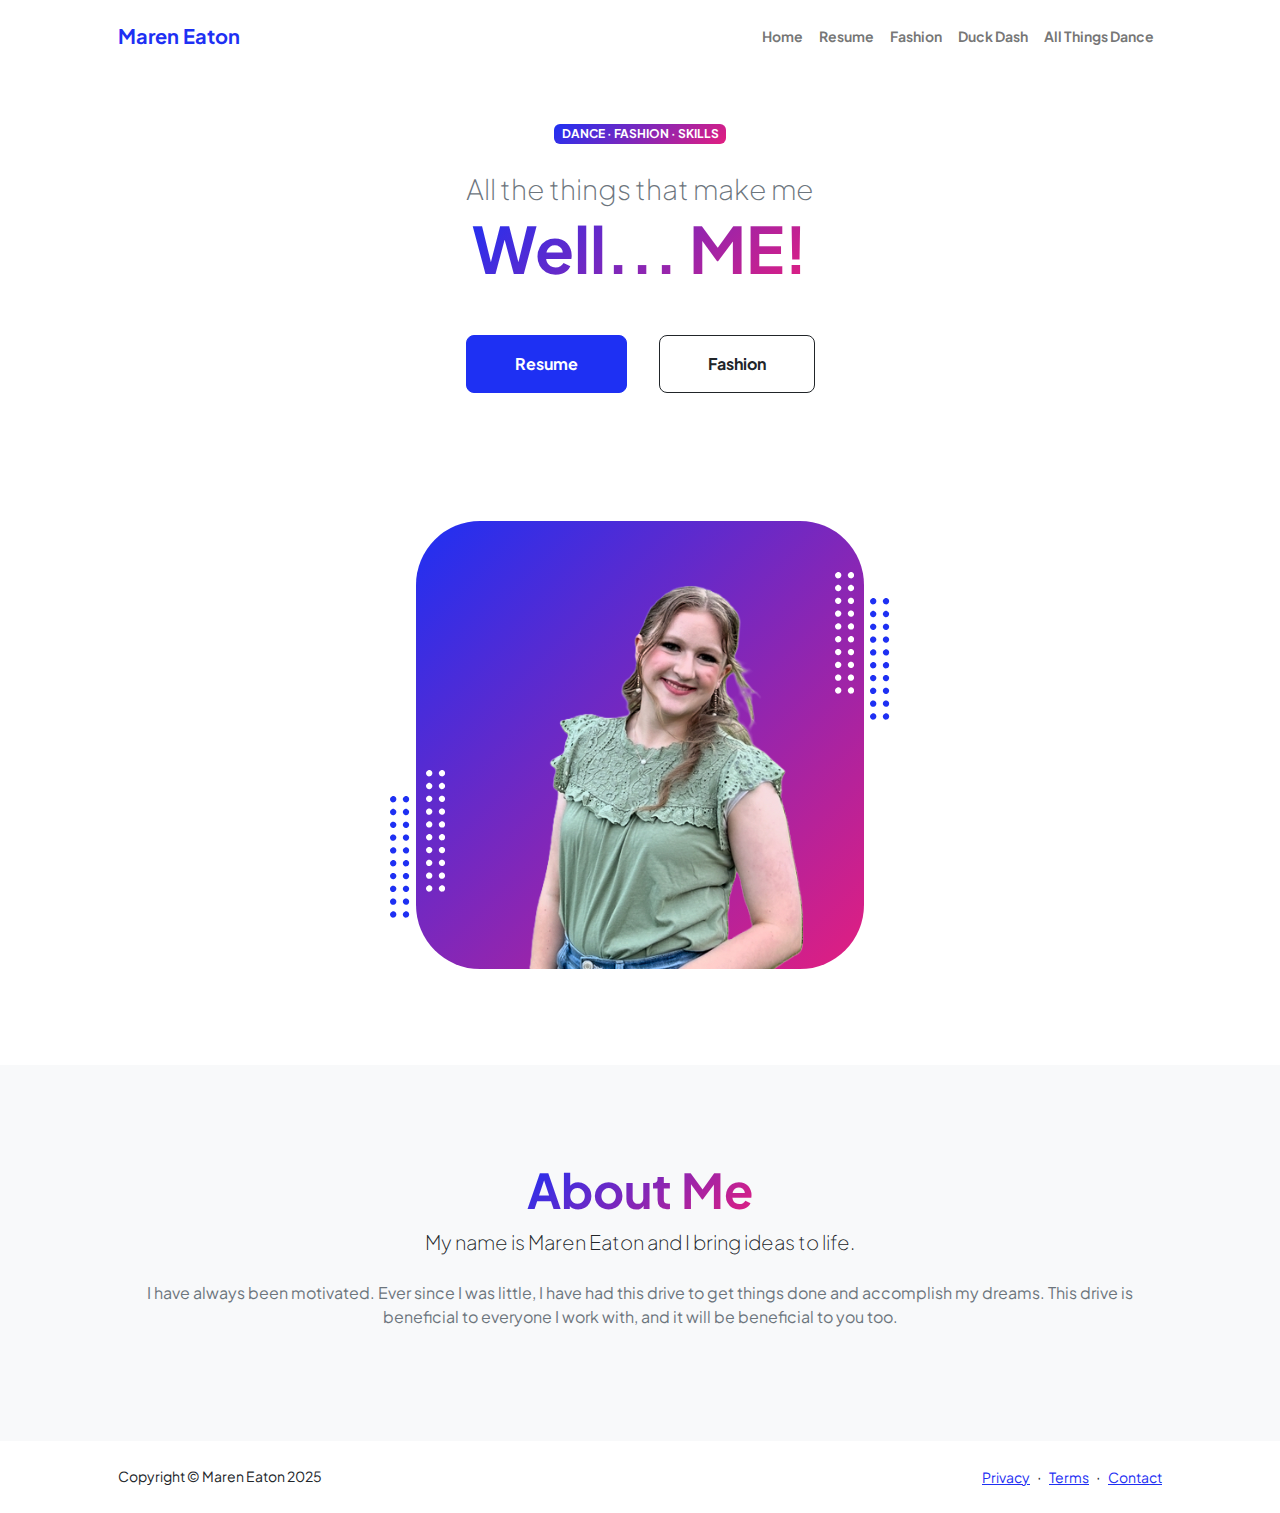
<file: index.html>
<!DOCTYPE html>
<html lang="en">

<head>
    <meta charset="utf-8" />
    <meta name="viewport" content="width=device-width, initial-scale=1, shrink-to-fit=no" />
    <meta name="description" content="" />
    <meta name="author" content="" />
    <title>Home</title>
    <link rel="icon" type="image/x-icon" href="assets/favicon.ico" />
    <link rel="preconnect" href="https://fonts.googleapis.com" />
    <link rel="preconnect" href="https://fonts.gstatic.com" crossorigin />
    <link href="https://fonts.googleapis.com/css2?family=Plus+Jakarta+Sans:wght@100;200;300;400;500;600;700;800;900&amp;display=swap" rel="stylesheet" />
    <link href="https://cdn.jsdelivr.net/npm/bootstrap-icons@1.8.1/font/bootstrap-icons.css" rel="stylesheet" />
    <link href="css/styles.css" rel="stylesheet" />
    <link href="css/mystyles.css" />
</head>

<body class="d-flex flex-column h-100">
    <main class="flex-shrink-0">
        <!-- Navigation-->
        <nav class="navbar navbar-expand-lg navbar-light bg-white py-3">
            <div class="container px-5">
                <a class="navbar-brand" href="index.html"><span class="fw-bolder text-primary">Maren Eaton</span></a>
                <button class="navbar-toggler" type="button" data-bs-toggle="collapse" data-bs-target="#navbarSupportedContent" aria-controls="navbarSupportedContent" aria-expanded="false" aria-label="Toggle navigation"><span class="navbar-toggler-icon"></span></button>
                <div class="collapse navbar-collapse" id="navbarSupportedContent">
                    <ul class="navbar-nav ms-auto mb-2 mb-lg-0 small fw-bolder">
                        <li class="nav-item"><a class="nav-link" href="index.html">Home</a></li>
                        <li class="nav-item"><a class="nav-link" href="resume.html">Resume</a></li>
                        <li class="nav-item"><a class="nav-link" href="projects.html">Fashion</a></li>
                        <li class="nav-item"><a class="nav-link" href="webapp.html">Duck Dash</a></li>
                        <li class="nav-item"><a class="nav-link" href="scratch.html">All Things Dance</a></li>
                    </ul>
                </div>
            </div>
        </nav>
        <!-- Header-->
        <header class="py-5">
            <div class="container px-5 pb-5">
                <div class="row gx-5 align-items-center">
                    <div class="col-xxl-5">
                        <div class="text-center text-xxl-start">
                            <div class="badge bg-gradient-primary-to-secondary text-white mb-4">
                                <div class="text-uppercase">Dance &middot; Fashion &middot; Skills</div>
                            </div>
                            <div class="fs-3 fw-light text-muted">All the things that make me</div>
                            <h1 class="display-3 fw-bolder mb-5"><span class="text-gradient d-inline">Well... ME!</span></h1>
                            <div class="d-grid gap-3 d-sm-flex justify-content-sm-center justify-content-xxl-start mb-3">
                                <a class="btn btn-primary btn-lg px-5 py-3 me-sm-3 fs-6 fw-bolder" href="resume.html">Resume</a>
                                <a class="btn btn-outline-dark btn-lg px-5 py-3 fs-6 fw-bolder" href="projects.html">Fashion</a>
                            </div>
                        </div>
                    </div>
                    <div class="col-xxl-7">
                        <div class="d-flex justify-content-center mt-5 mt-xxl-0">
                            <div class="profile bg-gradient-primary-to-secondary">
                                <img class="profile-img" src="assets/Maren Eaton Headshot.png" alt="..." />
                                <div class="dots-1">
                                    <!-- SVG Dots-->
                                    <svg version="1.1" xmlns="http://www.w3.org/2000/svg" xmlns:xlink="http://www.w3.org/1999/xlink" x="0px" y="0px" viewBox="0 0 191.6 1215.4" style="enable-background: new 0 0 191.6 1215.4" xml:space="preserve">
                                            <g transform="translate(0.000000,1280.000000) scale(0.100000,-0.100000)">
                                                <path d="M227.7,12788.6c-105-35-200-141-222-248c-43-206,163-412,369-369c155,32,275,190,260,339c-11,105-90,213-190,262        C383.7,12801.6,289.7,12808.6,227.7,12788.6z"></path>
                                                <path d="M1507.7,12788.6c-151-50-253-216-222-362c25-119,136-230,254-255c194-41,395,142,375,339c-11,105-90,213-190,262        C1663.7,12801.6,1569.7,12808.6,1507.7,12788.6z"></path>
                                                <path d="M227.7,11508.6c-105-35-200-141-222-248c-43-206,163-412,369-369c155,32,275,190,260,339c-11,105-90,213-190,262        C383.7,11521.6,289.7,11528.6,227.7,11508.6z"></path>
                                                <path d="M1507.7,11508.6c-151-50-253-216-222-362c25-119,136-230,254-255c194-41,395,142,375,339c-11,105-90,213-190,262        C1663.7,11521.6,1569.7,11528.6,1507.7,11508.6z"></path>
                                                <path d="M227.7,10228.6c-105-35-200-141-222-248c-43-206,163-412,369-369c155,32,275,190,260,339c-11,105-90,213-190,262        C383.7,10241.6,289.7,10248.6,227.7,10228.6z"></path>
                                                <path d="M1507.7,10228.6c-105-35-200-141-222-248c-43-206,163-412,369-369c155,32,275,190,260,339c-11,105-90,213-190,262        C1663.7,10241.6,1569.7,10248.6,1507.7,10228.6z"></path>
                                                <path d="M227.7,8948.6c-105-35-200-141-222-248c-43-206,163-412,369-369c155,32,275,190,260,339c-11,105-90,213-190,262        C383.7,8961.6,289.7,8968.6,227.7,8948.6z"></path>
                                                <path d="M1507.7,8948.6c-105-35-200-141-222-248c-43-206,163-412,369-369c155,32,275,190,260,339c-11,105-90,213-190,262        C1663.7,8961.6,1569.7,8968.6,1507.7,8948.6z"></path>
                                                <path d="M227.7,7668.6c-105-35-200-141-222-248c-43-206,163-412,369-369c155,32,275,190,260,339c-11,105-90,213-190,262        C383.7,7681.6,289.7,7688.6,227.7,7668.6z"></path>
                                                <path d="M1507.7,7668.6c-105-35-200-141-222-248c-43-206,163-412,369-369c155,32,275,190,260,339c-11,105-90,213-190,262        C1663.7,7681.6,1569.7,7688.6,1507.7,7668.6z"></path>
                                                <path d="M227.7,6388.6c-105-35-200-141-222-248c-43-206,163-412,369-369c155,32,275,190,260,339c-11,105-90,213-190,262        C383.7,6401.6,289.7,6408.6,227.7,6388.6z"></path>
                                                <path d="M1507.7,6388.6c-105-35-200-141-222-248c-43-206,163-412,369-369c155,32,275,190,260,339c-11,105-90,213-190,262        C1663.7,6401.6,1569.7,6408.6,1507.7,6388.6z"></path>
                                                <path d="M227.7,5108.6c-105-35-200-141-222-248c-43-206,163-412,369-369c155,32,275,190,260,339c-11,105-90,213-190,262        C383.7,5121.6,289.7,5128.6,227.7,5108.6z"></path>
                                                <path d="M1507.7,5108.6c-105-35-200-141-222-248c-43-206,163-412,369-369c155,32,275,190,260,339c-11,105-90,213-190,262        C1663.7,5121.6,1569.7,5128.6,1507.7,5108.6z"></path>
                                                <path d="M227.7,3828.6c-105-35-200-141-222-248c-43-206,163-412,369-369c155,32,275,190,260,339c-11,105-90,213-190,262        C383.7,3841.6,289.7,3848.6,227.7,3828.6z"></path>
                                                <path d="M1507.7,3828.6c-105-35-200-141-222-248c-43-206,163-412,369-369c155,32,275,190,260,339c-11,105-90,213-190,262        C1663.7,3841.6,1569.7,3848.6,1507.7,3828.6z"></path>
                                                <path d="M227.7,2548.6c-105-35-200-141-222-248c-43-206,163-412,369-369c155,32,275,190,260,339c-11,105-90,213-190,262        C383.7,2561.6,289.7,2568.6,227.7,2548.6z"></path>
                                                <path d="M1507.7,2548.6c-105-35-200-141-222-248c-43-206,163-412,369-369c155,32,275,190,260,339c-11,105-90,213-190,262        C1663.7,2561.6,1569.7,2568.6,1507.7,2548.6z"></path>
                                                <path d="M227.7,1268.6c-105-35-200-141-222-248c-43-206,163-412,369-369c155,32,275,190,260,339c-11,105-90,213-190,262        C383.7,1281.6,289.7,1288.6,227.7,1268.6z"></path>
                                                <path d="M1507.7,1268.6c-105-35-200-141-222-248c-43-206,163-412,369-369c155,32,275,190,260,339c-11,105-90,213-190,262        C1663.7,1281.6,1569.7,1288.6,1507.7,1268.6z"></path>
                                            </g>
                                        </svg>
                                    <!-- END of SVG dots-->
                                </div>
                                <div class="dots-2">
                                    <!-- SVG Dots-->
                                    <svg version="1.1" xmlns="http://www.w3.org/2000/svg" xmlns:xlink="http://www.w3.org/1999/xlink" x="0px" y="0px" viewBox="0 0 191.6 1215.4" style="enable-background: new 0 0 191.6 1215.4" xml:space="preserve">
                                            <g transform="translate(0.000000,1280.000000) scale(0.100000,-0.100000)">
                                                <path d="M227.7,12788.6c-105-35-200-141-222-248c-43-206,163-412,369-369c155,32,275,190,260,339c-11,105-90,213-190,262        C383.7,12801.6,289.7,12808.6,227.7,12788.6z"></path>
                                                <path d="M1507.7,12788.6c-151-50-253-216-222-362c25-119,136-230,254-255c194-41,395,142,375,339c-11,105-90,213-190,262        C1663.7,12801.6,1569.7,12808.6,1507.7,12788.6z"></path>
                                                <path d="M227.7,11508.6c-105-35-200-141-222-248c-43-206,163-412,369-369c155,32,275,190,260,339c-11,105-90,213-190,262        C383.7,11521.6,289.7,11528.6,227.7,11508.6z"></path>
                                                <path d="M1507.7,11508.6c-151-50-253-216-222-362c25-119,136-230,254-255c194-41,395,142,375,339c-11,105-90,213-190,262        C1663.7,11521.6,1569.7,11528.6,1507.7,11508.6z"></path>
                                                <path d="M227.7,10228.6c-105-35-200-141-222-248c-43-206,163-412,369-369c155,32,275,190,260,339c-11,105-90,213-190,262        C383.7,10241.6,289.7,10248.6,227.7,10228.6z"></path>
                                                <path d="M1507.7,10228.6c-105-35-200-141-222-248c-43-206,163-412,369-369c155,32,275,190,260,339c-11,105-90,213-190,262        C1663.7,10241.6,1569.7,10248.6,1507.7,10228.6z"></path>
                                                <path d="M227.7,8948.6c-105-35-200-141-222-248c-43-206,163-412,369-369c155,32,275,190,260,339c-11,105-90,213-190,262        C383.7,8961.6,289.7,8968.6,227.7,8948.6z"></path>
                                                <path d="M1507.7,8948.6c-105-35-200-141-222-248c-43-206,163-412,369-369c155,32,275,190,260,339c-11,105-90,213-190,262        C1663.7,8961.6,1569.7,8968.6,1507.7,8948.6z"></path>
                                                <path d="M227.7,7668.6c-105-35-200-141-222-248c-43-206,163-412,369-369c155,32,275,190,260,339c-11,105-90,213-190,262        C383.7,7681.6,289.7,7688.6,227.7,7668.6z"></path>
                                                <path d="M1507.7,7668.6c-105-35-200-141-222-248c-43-206,163-412,369-369c155,32,275,190,260,339c-11,105-90,213-190,262        C1663.7,7681.6,1569.7,7688.6,1507.7,7668.6z"></path>
                                                <path d="M227.7,6388.6c-105-35-200-141-222-248c-43-206,163-412,369-369c155,32,275,190,260,339c-11,105-90,213-190,262        C383.7,6401.6,289.7,6408.6,227.7,6388.6z"></path>
                                                <path d="M1507.7,6388.6c-105-35-200-141-222-248c-43-206,163-412,369-369c155,32,275,190,260,339c-11,105-90,213-190,262        C1663.7,6401.6,1569.7,6408.6,1507.7,6388.6z"></path>
                                                <path d="M227.7,5108.6c-105-35-200-141-222-248c-43-206,163-412,369-369c155,32,275,190,260,339c-11,105-90,213-190,262        C383.7,5121.6,289.7,5128.6,227.7,5108.6z"></path>
                                                <path d="M1507.7,5108.6c-105-35-200-141-222-248c-43-206,163-412,369-369c155,32,275,190,260,339c-11,105-90,213-190,262        C1663.7,5121.6,1569.7,5128.6,1507.7,5108.6z"></path>
                                                <path d="M227.7,3828.6c-105-35-200-141-222-248c-43-206,163-412,369-369c155,32,275,190,260,339c-11,105-90,213-190,262        C383.7,3841.6,289.7,3848.6,227.7,3828.6z"></path>
                                                <path d="M1507.7,3828.6c-105-35-200-141-222-248c-43-206,163-412,369-369c155,32,275,190,260,339c-11,105-90,213-190,262        C1663.7,3841.6,1569.7,3848.6,1507.7,3828.6z"></path>
                                                <path d="M227.7,2548.6c-105-35-200-141-222-248c-43-206,163-412,369-369c155,32,275,190,260,339c-11,105-90,213-190,262        C383.7,2561.6,289.7,2568.6,227.7,2548.6z"></path>
                                                <path d="M1507.7,2548.6c-105-35-200-141-222-248c-43-206,163-412,369-369c155,32,275,190,260,339c-11,105-90,213-190,262        C1663.7,2561.6,1569.7,2568.6,1507.7,2548.6z"></path>
                                                <path d="M227.7,1268.6c-105-35-200-141-222-248c-43-206,163-412,369-369c155,32,275,190,260,339c-11,105-90,213-190,262        C383.7,1281.6,289.7,1288.6,227.7,1268.6z"></path>
                                                <path d="M1507.7,1268.6c-105-35-200-141-222-248c-43-206,163-412,369-369c155,32,275,190,260,339c-11,105-90,213-190,262        C1663.7,1281.6,1569.7,1288.6,1507.7,1268.6z"></path>
                                            </g>
                                        </svg>
                                    <!-- END of SVG dots-->
                                </div>
                                <div class="dots-3">
                                    <!-- SVG Dots-->
                                    <svg version="1.1" xmlns="http://www.w3.org/2000/svg" xmlns:xlink="http://www.w3.org/1999/xlink" x="0px" y="0px" viewBox="0 0 191.6 1215.4" style="enable-background: new 0 0 191.6 1215.4" xml:space="preserve">
                                            <g transform="translate(0.000000,1280.000000) scale(0.100000,-0.100000)">
                                                <path d="M227.7,12788.6c-105-35-200-141-222-248c-43-206,163-412,369-369c155,32,275,190,260,339c-11,105-90,213-190,262        C383.7,12801.6,289.7,12808.6,227.7,12788.6z"></path>
                                                <path d="M1507.7,12788.6c-151-50-253-216-222-362c25-119,136-230,254-255c194-41,395,142,375,339c-11,105-90,213-190,262        C1663.7,12801.6,1569.7,12808.6,1507.7,12788.6z"></path>
                                                <path d="M227.7,11508.6c-105-35-200-141-222-248c-43-206,163-412,369-369c155,32,275,190,260,339c-11,105-90,213-190,262        C383.7,11521.6,289.7,11528.6,227.7,11508.6z"></path>
                                                <path d="M1507.7,11508.6c-151-50-253-216-222-362c25-119,136-230,254-255c194-41,395,142,375,339c-11,105-90,213-190,262        C1663.7,11521.6,1569.7,11528.6,1507.7,11508.6z"></path>
                                                <path d="M227.7,10228.6c-105-35-200-141-222-248c-43-206,163-412,369-369c155,32,275,190,260,339c-11,105-90,213-190,262        C383.7,10241.6,289.7,10248.6,227.7,10228.6z"></path>
                                                <path d="M1507.7,10228.6c-105-35-200-141-222-248c-43-206,163-412,369-369c155,32,275,190,260,339c-11,105-90,213-190,262        C1663.7,10241.6,1569.7,10248.6,1507.7,10228.6z"></path>
                                                <path d="M227.7,8948.6c-105-35-200-141-222-248c-43-206,163-412,369-369c155,32,275,190,260,339c-11,105-90,213-190,262        C383.7,8961.6,289.7,8968.6,227.7,8948.6z"></path>
                                                <path d="M1507.7,8948.6c-105-35-200-141-222-248c-43-206,163-412,369-369c155,32,275,190,260,339c-11,105-90,213-190,262        C1663.7,8961.6,1569.7,8968.6,1507.7,8948.6z"></path>
                                                <path d="M227.7,7668.6c-105-35-200-141-222-248c-43-206,163-412,369-369c155,32,275,190,260,339c-11,105-90,213-190,262        C383.7,7681.6,289.7,7688.6,227.7,7668.6z"></path>
                                                <path d="M1507.7,7668.6c-105-35-200-141-222-248c-43-206,163-412,369-369c155,32,275,190,260,339c-11,105-90,213-190,262        C1663.7,7681.6,1569.7,7688.6,1507.7,7668.6z"></path>
                                                <path d="M227.7,6388.6c-105-35-200-141-222-248c-43-206,163-412,369-369c155,32,275,190,260,339c-11,105-90,213-190,262        C383.7,6401.6,289.7,6408.6,227.7,6388.6z"></path>
                                                <path d="M1507.7,6388.6c-105-35-200-141-222-248c-43-206,163-412,369-369c155,32,275,190,260,339c-11,105-90,213-190,262        C1663.7,6401.6,1569.7,6408.6,1507.7,6388.6z"></path>
                                                <path d="M227.7,5108.6c-105-35-200-141-222-248c-43-206,163-412,369-369c155,32,275,190,260,339c-11,105-90,213-190,262        C383.7,5121.6,289.7,5128.6,227.7,5108.6z"></path>
                                                <path d="M1507.7,5108.6c-105-35-200-141-222-248c-43-206,163-412,369-369c155,32,275,190,260,339c-11,105-90,213-190,262        C1663.7,5121.6,1569.7,5128.6,1507.7,5108.6z"></path>
                                                <path d="M227.7,3828.6c-105-35-200-141-222-248c-43-206,163-412,369-369c155,32,275,190,260,339c-11,105-90,213-190,262        C383.7,3841.6,289.7,3848.6,227.7,3828.6z"></path>
                                                <path d="M1507.7,3828.6c-105-35-200-141-222-248c-43-206,163-412,369-369c155,32,275,190,260,339c-11,105-90,213-190,262        C1663.7,3841.6,1569.7,3848.6,1507.7,3828.6z"></path>
                                                <path d="M227.7,2548.6c-105-35-200-141-222-248c-43-206,163-412,369-369c155,32,275,190,260,339c-11,105-90,213-190,262        C383.7,2561.6,289.7,2568.6,227.7,2548.6z"></path>
                                                <path d="M1507.7,2548.6c-105-35-200-141-222-248c-43-206,163-412,369-369c155,32,275,190,260,339c-11,105-90,213-190,262        C1663.7,2561.6,1569.7,2568.6,1507.7,2548.6z"></path>
                                                <path d="M227.7,1268.6c-105-35-200-141-222-248c-43-206,163-412,369-369c155,32,275,190,260,339c-11,105-90,213-190,262        C383.7,1281.6,289.7,1288.6,227.7,1268.6z"></path>
                                                <path d="M1507.7,1268.6c-105-35-200-141-222-248c-43-206,163-412,369-369c155,32,275,190,260,339c-11,105-90,213-190,262        C1663.7,1281.6,1569.7,1288.6,1507.7,1268.6z"></path>
                                            </g>
                                        </svg>
                                    <!-- END of SVG dots-->
                                </div>
                                <div class="dots-4">
                                    <!-- SVG Dots-->
                                    <svg version="1.1" xmlns="http://www.w3.org/2000/svg" xmlns:xlink="http://www.w3.org/1999/xlink" x="0px" y="0px" viewBox="0 0 191.6 1215.4" style="enable-background: new 0 0 191.6 1215.4" xml:space="preserve">
                                            <g transform="translate(0.000000,1280.000000) scale(0.100000,-0.100000)">
                                                <path d="M227.7,12788.6c-105-35-200-141-222-248c-43-206,163-412,369-369c155,32,275,190,260,339c-11,105-90,213-190,262        C383.7,12801.6,289.7,12808.6,227.7,12788.6z"></path>
                                                <path d="M1507.7,12788.6c-151-50-253-216-222-362c25-119,136-230,254-255c194-41,395,142,375,339c-11,105-90,213-190,262        C1663.7,12801.6,1569.7,12808.6,1507.7,12788.6z"></path>
                                                <path d="M227.7,11508.6c-105-35-200-141-222-248c-43-206,163-412,369-369c155,32,275,190,260,339c-11,105-90,213-190,262        C383.7,11521.6,289.7,11528.6,227.7,11508.6z"></path>
                                                <path d="M1507.7,11508.6c-151-50-253-216-222-362c25-119,136-230,254-255c194-41,395,142,375,339c-11,105-90,213-190,262        C1663.7,11521.6,1569.7,11528.6,1507.7,11508.6z"></path>
                                                <path d="M227.7,10228.6c-105-35-200-141-222-248c-43-206,163-412,369-369c155,32,275,190,260,339c-11,105-90,213-190,262        C383.7,10241.6,289.7,10248.6,227.7,10228.6z"></path>
                                                <path d="M1507.7,10228.6c-105-35-200-141-222-248c-43-206,163-412,369-369c155,32,275,190,260,339c-11,105-90,213-190,262        C1663.7,10241.6,1569.7,10248.6,1507.7,10228.6z"></path>
                                                <path d="M227.7,8948.6c-105-35-200-141-222-248c-43-206,163-412,369-369c155,32,275,190,260,339c-11,105-90,213-190,262        C383.7,8961.6,289.7,8968.6,227.7,8948.6z"></path>
                                                <path d="M1507.7,8948.6c-105-35-200-141-222-248c-43-206,163-412,369-369c155,32,275,190,260,339c-11,105-90,213-190,262        C1663.7,8961.6,1569.7,8968.6,1507.7,8948.6z"></path>
                                                <path d="M227.7,7668.6c-105-35-200-141-222-248c-43-206,163-412,369-369c155,32,275,190,260,339c-11,105-90,213-190,262        C383.7,7681.6,289.7,7688.6,227.7,7668.6z"></path>
                                                <path d="M1507.7,7668.6c-105-35-200-141-222-248c-43-206,163-412,369-369c155,32,275,190,260,339c-11,105-90,213-190,262        C1663.7,7681.6,1569.7,7688.6,1507.7,7668.6z"></path>
                                                <path d="M227.7,6388.6c-105-35-200-141-222-248c-43-206,163-412,369-369c155,32,275,190,260,339c-11,105-90,213-190,262        C383.7,6401.6,289.7,6408.6,227.7,6388.6z"></path>
                                                <path d="M1507.7,6388.6c-105-35-200-141-222-248c-43-206,163-412,369-369c155,32,275,190,260,339c-11,105-90,213-190,262        C1663.7,6401.6,1569.7,6408.6,1507.7,6388.6z"></path>
                                                <path d="M227.7,5108.6c-105-35-200-141-222-248c-43-206,163-412,369-369c155,32,275,190,260,339c-11,105-90,213-190,262        C383.7,5121.6,289.7,5128.6,227.7,5108.6z"></path>
                                                <path d="M1507.7,5108.6c-105-35-200-141-222-248c-43-206,163-412,369-369c155,32,275,190,260,339c-11,105-90,213-190,262        C1663.7,5121.6,1569.7,5128.6,1507.7,5108.6z"></path>
                                                <path d="M227.7,3828.6c-105-35-200-141-222-248c-43-206,163-412,369-369c155,32,275,190,260,339c-11,105-90,213-190,262        C383.7,3841.6,289.7,3848.6,227.7,3828.6z"></path>
                                                <path d="M1507.7,3828.6c-105-35-200-141-222-248c-43-206,163-412,369-369c155,32,275,190,260,339c-11,105-90,213-190,262        C1663.7,3841.6,1569.7,3848.6,1507.7,3828.6z"></path>
                                                <path d="M227.7,2548.6c-105-35-200-141-222-248c-43-206,163-412,369-369c155,32,275,190,260,339c-11,105-90,213-190,262        C383.7,2561.6,289.7,2568.6,227.7,2548.6z"></path>
                                                <path d="M1507.7,2548.6c-105-35-200-141-222-248c-43-206,163-412,369-369c155,32,275,190,260,339c-11,105-90,213-190,262        C1663.7,2561.6,1569.7,2568.6,1507.7,2548.6z"></path>
                                                <path d="M227.7,1268.6c-105-35-200-141-222-248c-43-206,163-412,369-369c155,32,275,190,260,339c-11,105-90,213-190,262        C383.7,1281.6,289.7,1288.6,227.7,1268.6z"></path>
                                                <path d="M1507.7,1268.6c-105-35-200-141-222-248c-43-206,163-412,369-369c155,32,275,190,260,339c-11,105-90,213-190,262        C1663.7,1281.6,1569.7,1288.6,1507.7,1268.6z"></path>
                                            </g>
                                        </svg>
                                    <!-- END of SVG dots-->
                                </div>
                            </div>
                        </div>
                    </div>
                </div>
            </div>
        </header>
        <!-- About Section-->
        <section class="bg-light py-5">
            <div class="container px-5">
                <div class="row gx-5 justify-content-center">
                    <div class="col-xxl-8">
                        <div class="text-center my-5">
                            <h2 class="display-5 fw-bolder"><span class="text-gradient d-inline">About Me</span></h2>
                            <p class="lead fw-light mb-4">My name is Maren Eaton and I bring ideas to life.</p>
                            <p class="text-muted">I have always been motivated. Ever since I was little, I have had this drive to get things done and accomplish my dreams. This drive is beneficial to everyone I work with, and it will be beneficial to you too.</p>
                            <div class="d-flex justify-content-center fs-2 gap-4">

                            </div>
                        </div>
                    </div>
                </div>
            </div>
        </section>
    </main>
    <!-- Footer-->
    <footer class="bg-white py-4 mt-auto">
        <div class="container px-5">
            <div class="row align-items-center justify-content-between flex-column flex-sm-row">
                <div class="col-auto">
                    <div class="small m-0">Copyright &copy; Maren Eaton 2025</div>
                </div>
                <div class="col-auto">
                    <a class="small" href="#!">Privacy</a>
                    <span class="mx-1">&middot;</span>
                    <a class="small" href="#!">Terms</a>
                    <span class="mx-1">&middot;</span>
                    <a class="small" href="#!">Contact</a>
                </div>
            </div>
        </div>
    </footer>
    <!-- Bootstrap core JS-->
    <script src="https://cdn.jsdelivr.net/npm/bootstrap@5.2.3/dist/js/bootstrap.bundle.min.js"></script>
    <!-- Core theme JS-->
    <script src="js/scripts.js"></script>
</body>

</html>
</file>
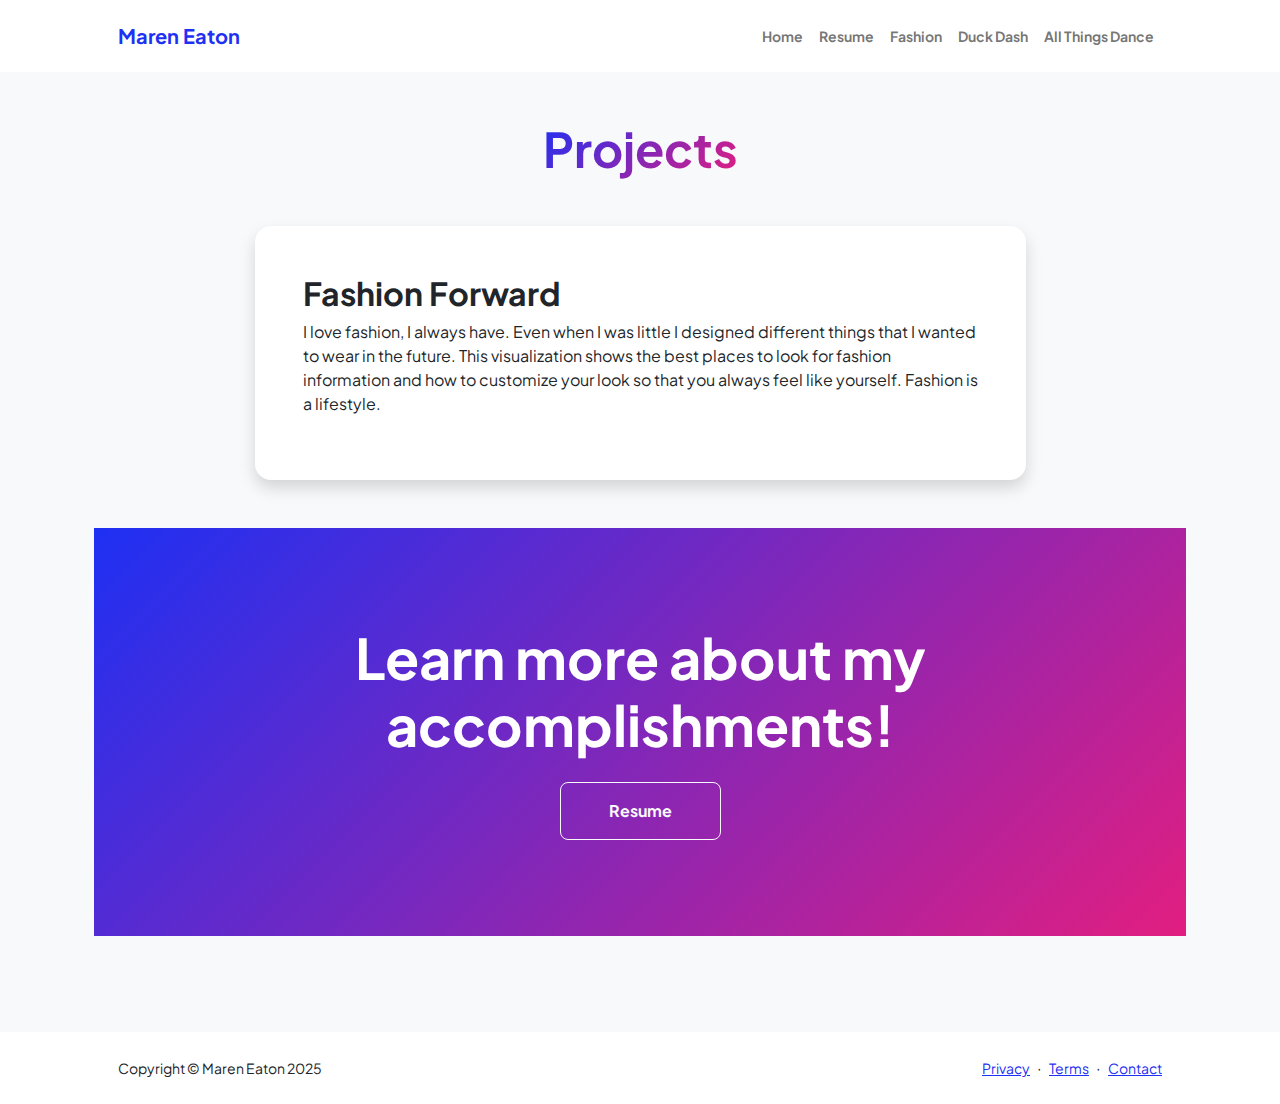
<file: projects.html>
<!DOCTYPE html>
<html lang="en">

<head>
    <meta charset="utf-8" />
    <meta name="viewport" content="width=device-width, initial-scale=1, shrink-to-fit=no" />
    <meta name="description" content="" />
    <meta name="author" content="" />
    <title>Projects</title>
    <!-- Favicon-->
    <link rel="icon" type="image/x-icon" href="assets/favicon.ico" />
    <!-- Custom Google font-->
    <link rel="preconnect" href="https://fonts.googleapis.com" />
    <link rel="preconnect" href="https://fonts.gstatic.com" crossorigin />
    <link href="https://fonts.googleapis.com/css2?family=Plus+Jakarta+Sans:wght@100;200;300;400;500;600;700;800;900&amp;display=swap" rel="stylesheet" />
    <!-- Bootstrap icons-->
    <link href="https://cdn.jsdelivr.net/npm/bootstrap-icons@1.8.1/font/bootstrap-icons.css" rel="stylesheet" />
    <!-- Core theme CSS (includes Bootstrap)-->
    <link href="css/styles.css" rel="stylesheet" />
</head>

<body class="d-flex flex-column h-100 bg-light">
    <main class="flex-shrink-0">
        <!-- Navigation-->
        <nav class="navbar navbar-expand-lg navbar-light bg-white py-3">
            <div class="container px-5">
                <a class="navbar-brand" href="index.html"><span class="fw-bolder text-primary">Maren Eaton</span></a>
                <button class="navbar-toggler" type="button" data-bs-toggle="collapse" data-bs-target="#navbarSupportedContent" aria-controls="navbarSupportedContent" aria-expanded="false" aria-label="Toggle navigation"><span class="navbar-toggler-icon"></span></button>
                <div class="collapse navbar-collapse" id="navbarSupportedContent">
                    <ul class="navbar-nav ms-auto mb-2 mb-lg-0 small fw-bolder">
                        <li class="nav-item"><a class="nav-link" href="index.html">Home</a></li>
                        <li class="nav-item"><a class="nav-link" href="resume.html">Resume</a></li>
                        <li class="nav-item"><a class="nav-link" href="projects.html">Fashion</a></li>
                        <li class="nav-item"><a class="nav-link" href="webapp.html">Duck Dash</a></li>
                        <li class="nav-item"><a class="nav-link" href="scratch.html">All Things Dance</a></li>
                    </ul>
                </div>
            </div>
        </nav>
        <!-- Projects Section-->
        <section class="py-5">
            <div class="container px-5 mb-5">
                <div class="text-center mb-5">
                    <h1 class="display-5 fw-bolder mb-0"><span class="text-gradient d-inline">Projects</span></h1>
                </div>
                <div class="row gx-5 justify-content-center">
                    <div class="col-lg-11 col-xl-9 col-xxl-8">
                        <!-- Project Card 1-->
                        <div class="card overflow-hidden shadow rounded-4 border-0 mb-5">
                            <div class="card-body p-0">
                                <div class="d-flex align-items-center">
                                    <div class="p-5">
                                        <h2 class="fw-bolder">Fashion Forward</h2>
                                        <p>I love fashion, I always have. Even when I was little I designed different things that I wanted to wear in the future. This visualization shows the best places to look for fashion information and how to customize
                                            your look so that you always feel like yourself. Fashion is a lifestyle.</p>
                                    </div>

                                </div>
                            </div>
                        </div>

                        <!--Tableau Visualization-->
                        <div style="display: flex; justify-content: center;">
                            <div class='tableauPlaceholder' id='viz1749756270164' style='position: relative'><noscript><a href='#'><img alt=' ' src='https:&#47;&#47;public.tableau.com&#47;static&#47;images&#47;Fa&#47;FashionForward&#47;TheFashionProject&#47;1_rss.png' style='border: none' /></a></noscript><object class='tableauViz'
                                    style='display:none;'><param name='host_url' value='https%3A%2F%2Fpublic.tableau.com%2F' /> <param name='embed_code_version' value='3' /> <param name='site_root' value='' /><param name='name' value='FashionForward&#47;TheFashionProject' /><param name='tabs' value='yes' /><param name='toolbar' value='yes' /><param name='static_image' value='https:&#47;&#47;public.tableau.com&#47;static&#47;images&#47;Fa&#47;FashionForward&#47;TheFashionProject&#47;1.png' /> <param name='animate_transition' value='yes' /><param name='display_static_image' value='yes' /><param name='display_spinner' value='yes' /><param name='display_overlay' value='yes' /><param name='display_count' value='yes' /><param name='language' value='en-US' /></object></div>
                            <script type='text/javascript'>
                                var divElement = document.getElementById('viz1749756270164');
                                var vizElement = divElement.getElementsByTagName('object')[0];
                                vizElement.style.width = '2000px';
                                vizElement.style.height = '900px';
                                var scriptElement = document.createElement('script');
                                scriptElement.src = 'https://public.tableau.com/javascripts/api/viz_v1.js';
                                vizElement.parentNode.insertBefore(scriptElement, vizElement);
                            </script>
                        </div>
                    </div>

                    <!-- Call to action section-->
                    <section class="py-5 bg-gradient-primary-to-secondary text-white">
                        <div class="container px-5 my-5">
                            <div class="text-center">
                                <h2 class="display-4 fw-bolder mb-4">Learn more about my accomplishments!</h2>
                                <a class="btn btn-outline-light btn-lg px-5 py-3 fs-6 fw-bolder" href="resume.html">Resume</a>
                            </div>
                        </div>
                    </section>
    </main>
    <!-- Footer-->
    <footer class="bg-white py-4 mt-auto">
        <div class="container px-5">
            <div class="row align-items-center justify-content-between flex-column flex-sm-row">
                <div class="col-auto">
                    <div class="small m-0">Copyright &copy; Maren Eaton 2025</div>
                </div>
                <div class="col-auto">
                    <a class="small" href="#!">Privacy</a>
                    <span class="mx-1">&middot;</span>
                    <a class="small" href="#!">Terms</a>
                    <span class="mx-1">&middot;</span>
                    <a class="small" href="#!">Contact</a>
                </div>
            </div>
        </div>
    </footer>
    <!-- Bootstrap core JS-->
    <script src="https://cdn.jsdelivr.net/npm/bootstrap@5.2.3/dist/js/bootstrap.bundle.min.js"></script>
    <!-- Core theme JS-->
    <script src="js/scripts.js"></script>
</body>

</html>
</file>
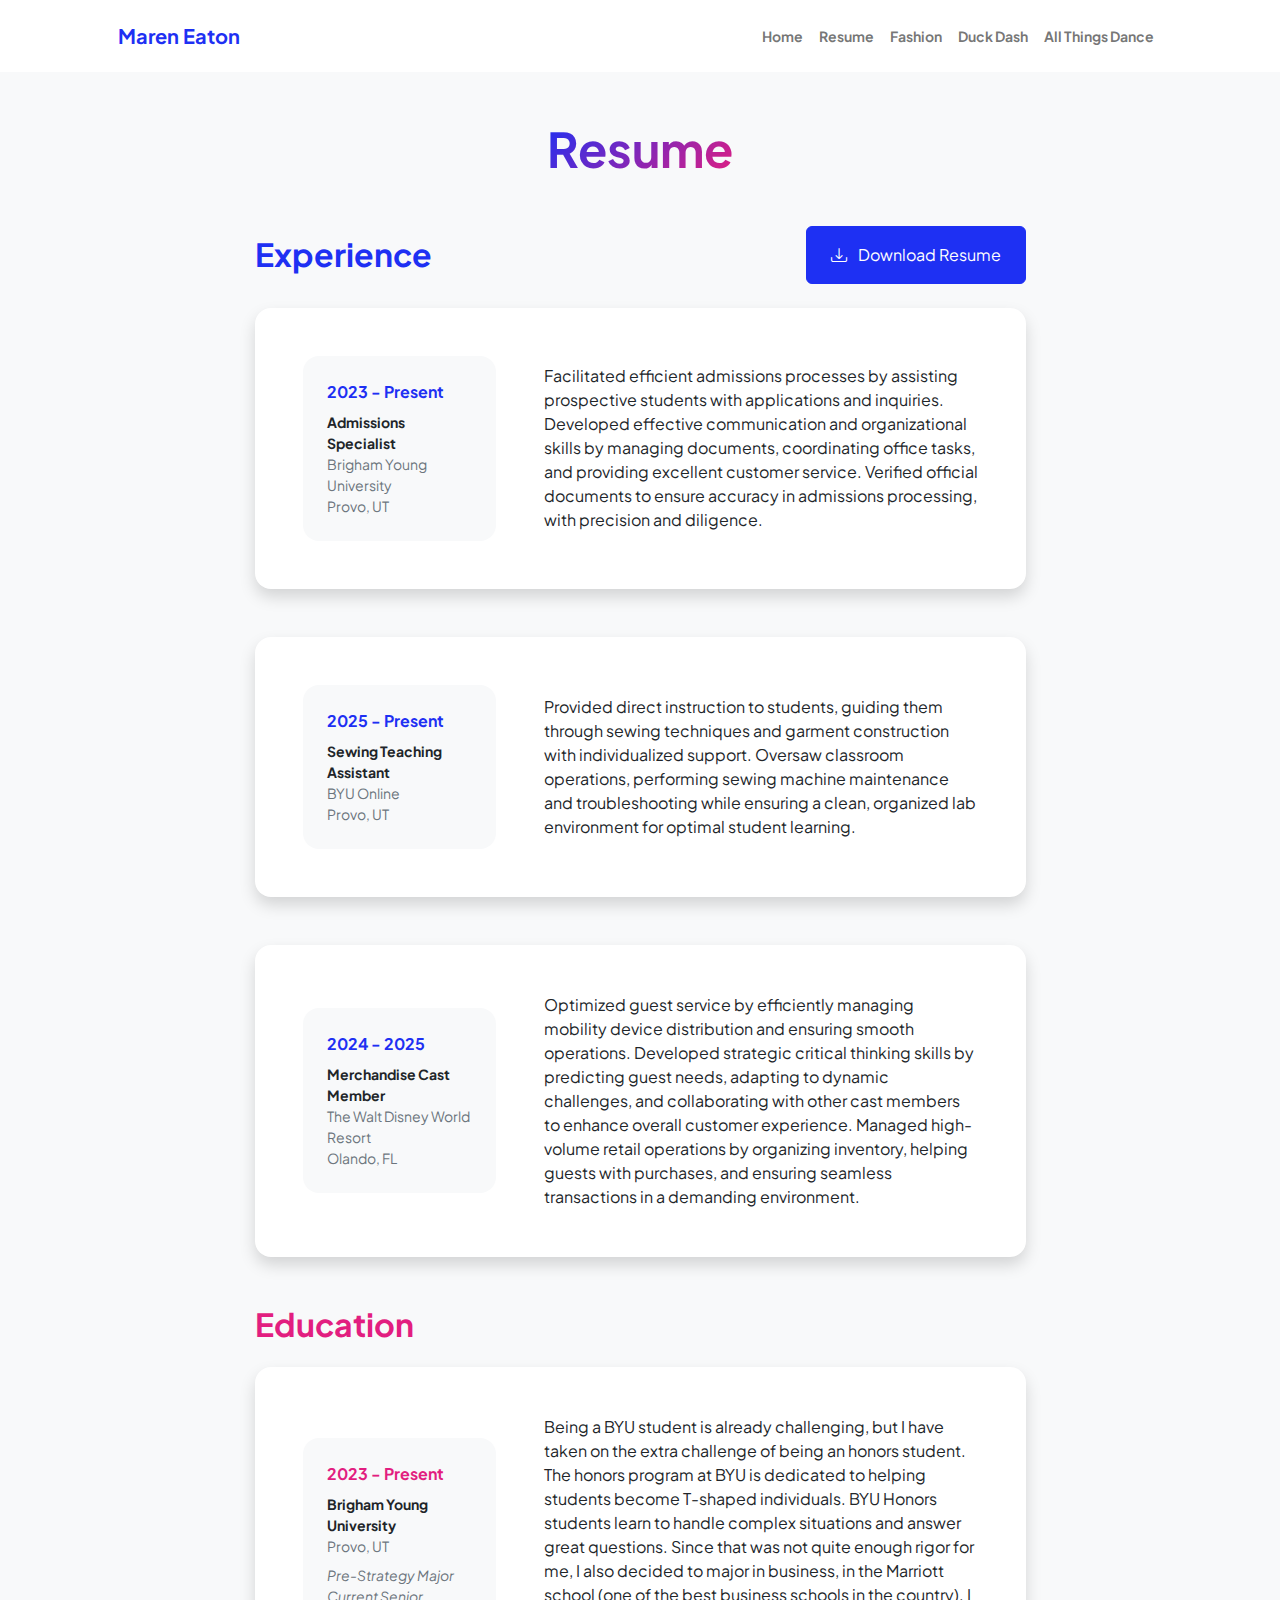
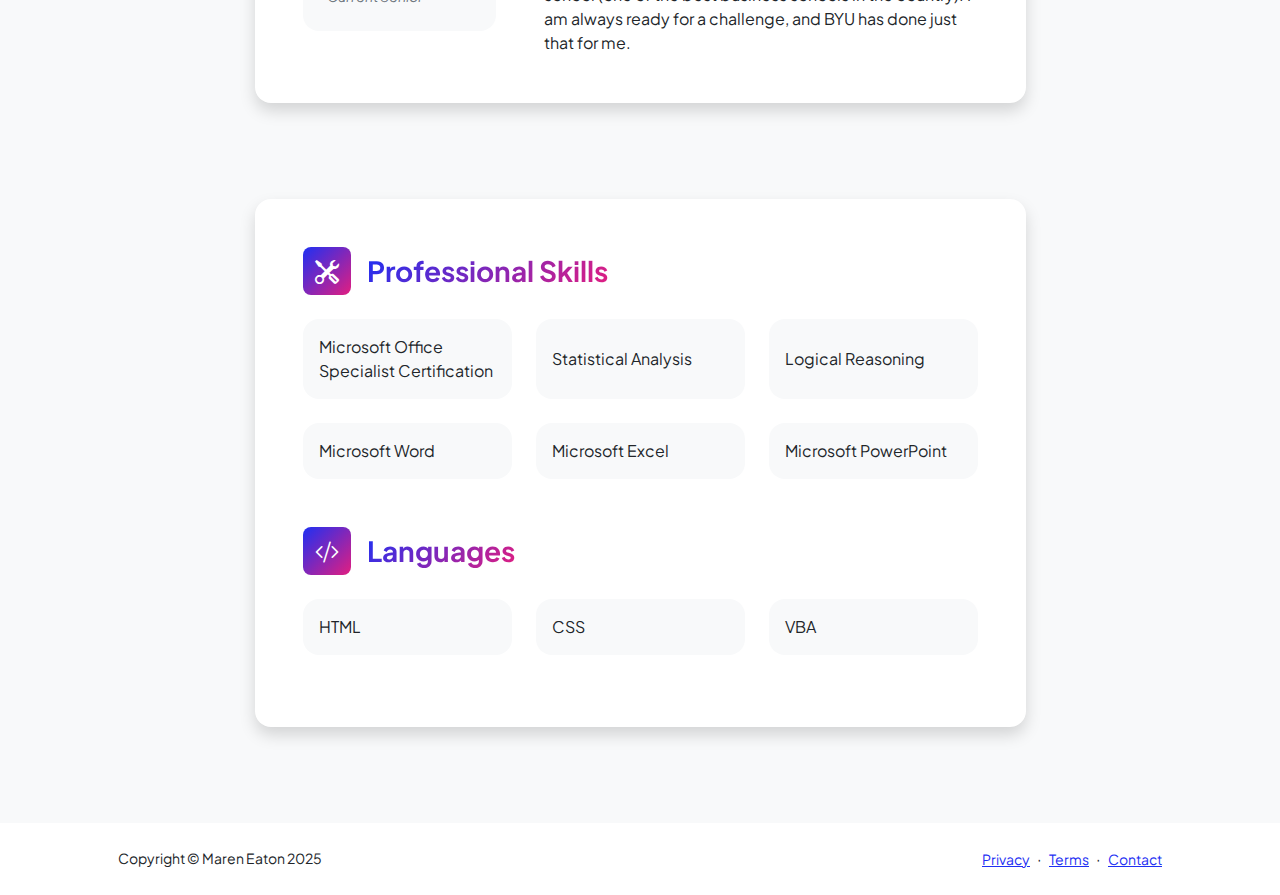
<file: resume.html>
<!DOCTYPE html>
<html lang="en">

<head>
    <meta charset="utf-8" />
    <meta name="viewport" content="width=device-width, initial-scale=1, shrink-to-fit=no" />
    <meta name="description" content="" />
    <meta name="author" content="" />
    <title>Resume</title>
    <link rel="preconnect" href="https://fonts.googleapis.com" />
    <link rel="preconnect" href="https://fonts.gstatic.com" crossorigin />
    <link href="https://fonts.googleapis.com/css2?family=Plus+Jakarta+Sans:wght@100;200;300;400;500;600;700;800;900&amp;display=swap" rel="stylesheet" />
    <link href="https://cdn.jsdelivr.net/npm/bootstrap-icons@1.8.1/font/bootstrap-icons.css" rel="stylesheet" />
    <link href="css/styles.css" rel="stylesheet" />
</head>

<body class="d-flex flex-column h-100 bg-light">
    <main class="flex-shrink-0">
        <!-- Navigation-->
        <nav class="navbar navbar-expand-lg navbar-light bg-white py-3">
            <div class="container px-5">
                <a class="navbar-brand" href="index.html"><span class="fw-bolder text-primary">Maren Eaton</span></a>
                <button class="navbar-toggler" type="button" data-bs-toggle="collapse" data-bs-target="#navbarSupportedContent" aria-controls="navbarSupportedContent" aria-expanded="false" aria-label="Toggle navigation"><span class="navbar-toggler-icon"></span></button>
                <div class="collapse navbar-collapse" id="navbarSupportedContent">
                    <ul class="navbar-nav ms-auto mb-2 mb-lg-0 small fw-bolder">
                        <li class="nav-item"><a class="nav-link" href="index.html">Home</a></li>
                        <li class="nav-item"><a class="nav-link" href="resume.html">Resume</a></li>
                        <li class="nav-item"><a class="nav-link" href="projects.html">Fashion</a></li>
                        <li class="nav-item"><a class="nav-link" href="webapp.html">Duck Dash</a></li>
                        <li class="nav-item"><a class="nav-link" href="scratch.html">All Things Dance</a></li>
                    </ul>
                </div>
            </div>
        </nav>
        <!-- Page Content-->
        <div class="container px-5 my-5">
            <div class="text-center mb-5">
                <h1 class="display-5 fw-bolder mb-0"><span class="text-gradient d-inline">Resume</span></h1>
            </div>
            <div class="row gx-5 justify-content-center">
                <div class="col-lg-11 col-xl-9 col-xxl-8">
                    <!-- Experience Section-->
                    <section>
                        <div class="d-flex align-items-center justify-content-between mb-4">
                            <h2 class="text-primary fw-bolder mb-0">Experience</h2>
                            <!-- Download resume button-->
                            <!-- Note: Set the link href target to a PDF file within your project-->
                            <a class="btn btn-primary px-4 py-3" href="assets/Maren Resume BYU Version 2025.docx">
                                <div class="d-inline-block bi bi-download me-2"></div>
                                Download Resume
                            </a>
                        </div>
                        <!-- Experience Card 1-->
                        <div class="card shadow border-0 rounded-4 mb-5">
                            <div class="card-body p-5">
                                <div class="row align-items-center gx-5">
                                    <div class="col text-center text-lg-start mb-4 mb-lg-0">
                                        <div class="bg-light p-4 rounded-4">
                                            <div class="text-primary fw-bolder mb-2">2023 - Present</div>
                                            <div class="small fw-bolder">Admissions Specialist</div>
                                            <div class="small text-muted">Brigham Young University</div>
                                            <div class="small text-muted">Provo, UT</div>
                                        </div>
                                    </div>
                                    <div class="col-lg-8">
                                        <div>Facilitated efficient admissions processes by assisting prospective students with applications and inquiries. Developed effective communication and organizational skills by managing documents, coordinating office
                                            tasks, and providing excellent customer service. Verified official documents to ensure accuracy in admissions processing, with precision and diligence.
                                        </div>
                                    </div>
                                </div>
                            </div>
                        </div>
                        <div class="card shadow border-0 rounded-4 mb-5">
                            <div class="card-body p-5">
                                <div class="row align-items-center gx-5">
                                    <div class="col text-center text-lg-start mb-4 mb-lg-0">
                                        <div class="bg-light p-4 rounded-4">
                                            <div class="text-primary fw-bolder mb-2">2025 - Present</div>
                                            <div class="small fw-bolder">Sewing Teaching Assistant</div>
                                            <div class="small text-muted">BYU Online</div>
                                            <div class="small text-muted">Provo, UT</div>
                                        </div>
                                    </div>
                                    <div class="col-lg-8">
                                        <div>Provided direct instruction to students, guiding them through sewing techniques and garment construction with individualized support. Oversaw classroom operations, performing sewing machine maintenance and troubleshooting
                                            while ensuring a clean, organized lab environment for optimal student learning.
                                        </div>
                                    </div>
                                </div>
                            </div>
                        </div>
                        <!-- Experience Card 2-->
                        <div class="card shadow border-0 rounded-4 mb-5">
                            <div class="card-body p-5">
                                <div class="row align-items-center gx-5">
                                    <div class="col text-center text-lg-start mb-4 mb-lg-0">
                                        <div class="bg-light p-4 rounded-4">
                                            <div class="text-primary fw-bolder mb-2">2024 - 2025</div>
                                            <div class="small fw-bolder">Merchandise Cast Member</div>
                                            <div class="small text-muted">The Walt Disney World Resort</div>
                                            <div class="small text-muted">Olando, FL</div>
                                        </div>
                                    </div>
                                    <div class="col-lg-8">
                                        <div>Optimized guest service by efficiently managing mobility device distribution and ensuring smooth operations. Developed strategic critical thinking skills by predicting guest needs, adapting to dynamic challenges,
                                            and collaborating with other cast members to enhance overall customer experience. Managed high-volume retail operations by organizing inventory, helping guests with purchases, and ensuring seamless transactions
                                            in a demanding environment.
                                        </div>
                                    </div>
                                </div>
                            </div>
                        </div>
                    </section>
                    <!-- Education Section-->
                    <section>
                        <h2 class="text-secondary fw-bolder mb-4">Education</h2>
                        <!-- Education Card 1-->
                        <div class="card shadow border-0 rounded-4 mb-5">
                            <div class="card-body p-5">
                                <div class="row align-items-center gx-5">
                                    <div class="col text-center text-lg-start mb-4 mb-lg-0">
                                        <div class="bg-light p-4 rounded-4">
                                            <div class="text-secondary fw-bolder mb-2">2023 - Present</div>
                                            <div class="mb-2">
                                                <div class="small fw-bolder">Brigham Young University</div>
                                                <div class="small text-muted">Provo, UT</div>
                                            </div>
                                            <div class="fst-italic">
                                                <div class="small text-muted">Pre-Strategy Major</div>
                                                <div class="small text-muted">Current Senior</div>
                                            </div>
                                        </div>
                                    </div>
                                    <div class="col-lg-8">
                                        <div>Being a BYU student is already challenging, but I have taken on the extra challenge of being an honors student. The honors program at BYU is dedicated to helping students become T-shaped individuals. BYU Honors
                                            students learn to handle complex situations and answer great questions. Since that was not quite enough rigor for me, I also decided to major in business, in the Marriott school (one of the best business schools
                                            in the country). I am always ready for a challenge, and BYU has done just that for me.
                                        </div>
                                    </div>
                                </div>
                            </div>
                        </div>
                    </section>
                    <!-- Divider-->
                    <div class="pb-5"></div>
                    <!-- Skills Section-->
                    <section>
                        <!-- Skillset Card-->
                        <div class="card shadow border-0 rounded-4 mb-5">
                            <div class="card-body p-5">
                                <!-- Professional skills list-->
                                <div class="mb-5">
                                    <div class="d-flex align-items-center mb-4">
                                        <div class="feature bg-primary bg-gradient-primary-to-secondary text-white rounded-3 me-3"><i class="bi bi-tools"></i></div>
                                        <h3 class="fw-bolder mb-0"><span class="text-gradient d-inline">Professional Skills</span></h3>
                                    </div>
                                    <div class="row row-cols-1 row-cols-md-3 mb-4">
                                        <div class="col mb-4 mb-md-0">
                                            <div class="d-flex align-items-center bg-light rounded-4 p-3 h-100">Microsoft Office Specialist Certification</div>
                                        </div>
                                        <div class="col mb-4 mb-md-0">
                                            <div class="d-flex align-items-center bg-light rounded-4 p-3 h-100">Statistical Analysis</div>
                                        </div>
                                        <div class="col">
                                            <div class="d-flex align-items-center bg-light rounded-4 p-3 h-100">Logical Reasoning</div>
                                        </div>
                                    </div>
                                    <div class="row row-cols-1 row-cols-md-3">
                                        <div class="col mb-4 mb-md-0">
                                            <div class="d-flex align-items-center bg-light rounded-4 p-3 h-100">Microsoft Word</div>
                                        </div>
                                        <div class="col mb-4 mb-md-0">
                                            <div class="d-flex align-items-center bg-light rounded-4 p-3 h-100">Microsoft Excel</div>
                                        </div>
                                        <div class="col">
                                            <div class="d-flex align-items-center bg-light rounded-4 p-3 h-100">Microsoft PowerPoint</div>
                                        </div>
                                    </div>
                                </div>
                                <!-- Languages list-->
                                <div class="mb-0">
                                    <div class="d-flex align-items-center mb-4">
                                        <div class="feature bg-primary bg-gradient-primary-to-secondary text-white rounded-3 me-3"><i class="bi bi-code-slash"></i></div>
                                        <h3 class="fw-bolder mb-0"><span class="text-gradient d-inline">Languages</span></h3>
                                    </div>
                                    <div class="row row-cols-1 row-cols-md-3 mb-4">
                                        <div class="col mb-4 mb-md-0">
                                            <div class="d-flex align-items-center bg-light rounded-4 p-3 h-100">HTML</div>
                                        </div>
                                        <div class="col mb-4 mb-md-0">
                                            <div class="d-flex align-items-center bg-light rounded-4 p-3 h-100">CSS</div>
                                        </div>
                                        <div class="col">
                                            <div class="d-flex align-items-center bg-light rounded-4 p-3 h-100">VBA</div>
                                        </div>
                                    </div>
                                </div>
                            </div>
                        </div>
                    </section>
                </div>
            </div>
        </div>
    </main>
    <!-- Footer-->
    <footer class="bg-white py-4 mt-auto">
        <div class="container px-5">
            <div class="row align-items-center justify-content-between flex-column flex-sm-row">
                <div class="col-auto">
                    <div class="small m-0">Copyright &copy; Maren Eaton 2025</div>
                </div>
                <div class="col-auto">
                    <a class="small" href="#!">Privacy</a>
                    <span class="mx-1">&middot;</span>
                    <a class="small" href="#!">Terms</a>
                    <span class="mx-1">&middot;</span>
                    <a class="small" href="#!">Contact</a>
                </div>
            </div>
        </div>
    </footer>
    <!-- Bootstrap core JS-->
    <script src="https://cdn.jsdelivr.net/npm/bootstrap@5.2.3/dist/js/bootstrap.bundle.min.js"></script>
    <!-- Core theme JS-->
    <script src="js/scripts.js"></script>
</body>

</html>
</file>
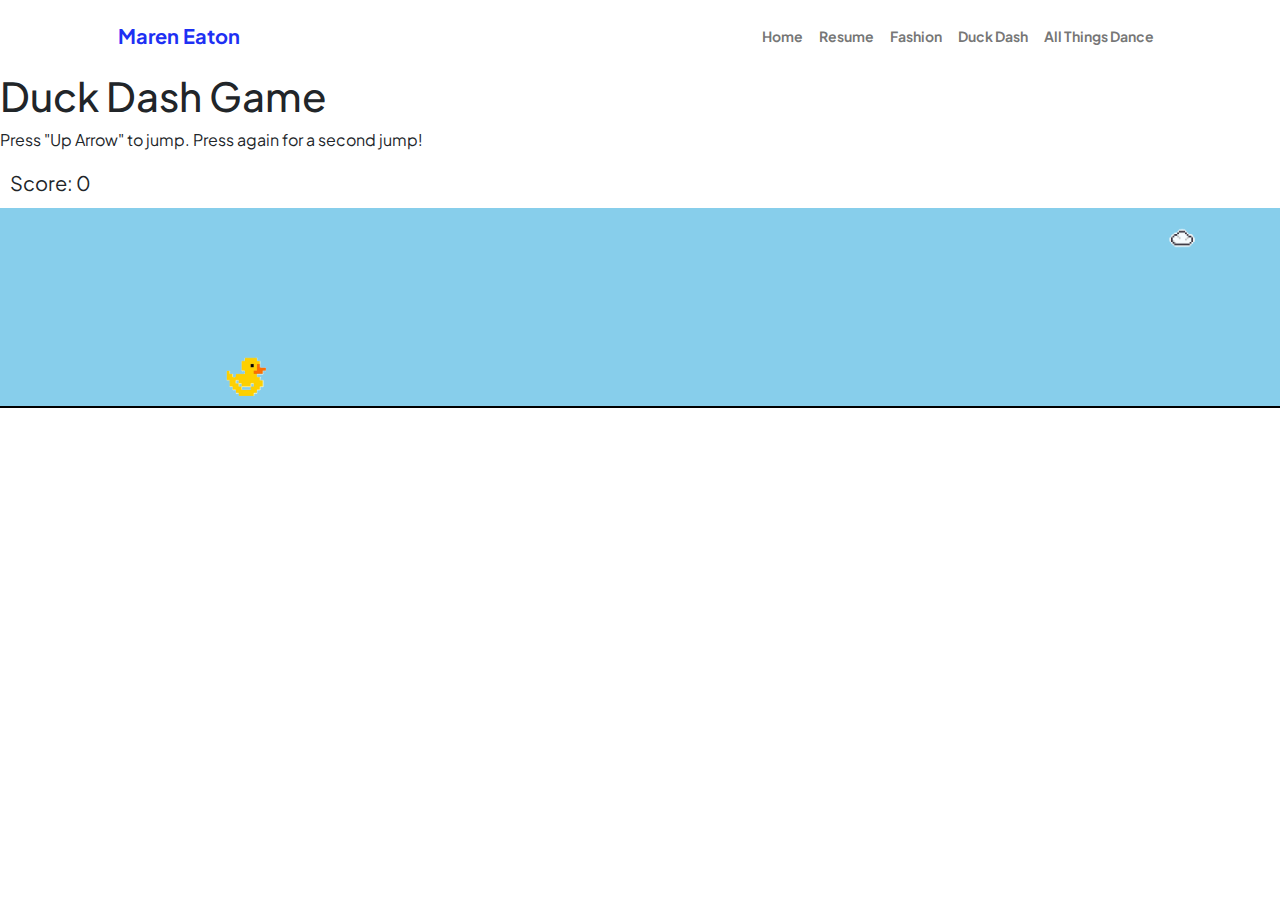
<file: webapp.html>
<!DOCTYPE html>
<html lang="en">

<head>
    <meta charset="UTF-8">
    <meta name="viewport" content="width=device-width, initial-scale=1.0">
    <title>Duck Dash</title>
    <style>
        body {
            text-align: center;
            font-family: Arial, sans-serif;
            margin: 0;
        }
        
        #gameArea {
            width: 100vw;
            height: 200px;
            border-bottom: 2px solid black;
            position: relative;
            overflow: hidden;
            background-color: skyblue;
        }
        
        #duck {
            width: 40px;
            height: 40px;
            position: absolute;
            bottom: 10px;
            left: 50px;
            transition: bottom 0.2s ease-in-out;
        }
        
        .obstacle {
            width: 40px;
            height: 40px;
            position: absolute;
            right: -40px;
        }
        
        .flower {
            background-image: url('assets/flower.png');
            background-size: cover;
            bottom: 10px;
        }
        
        .cloud {
            background-image: url('assets/cloud.png');
            background-size: cover;
            top: 10px;
        }
        
        #score {
            font-size: 20px;
            margin: 10px;
        }
    </style>
    <link rel="preconnect" href="https://fonts.googleapis.com" />
    <link rel="preconnect" href="https://fonts.gstatic.com" crossorigin />
    <link href="https://fonts.googleapis.com/css2?family=Plus+Jakarta+Sans:wght@100;200;300;400;500;600;700;800;900&amp;display=swap" rel="stylesheet" />
    <link href="https://cdn.jsdelivr.net/npm/bootstrap-icons@1.8.1/font/bootstrap-icons.css" rel="stylesheet" />
    <link href="css/styles.css" rel="stylesheet" />
    <link href="css/mystyles.css" />
</head>

<body class="d-flex flex-column h-100">
    <main class="flex-shrink-0">
        <!-- Navigation-->
        <nav class="navbar navbar-expand-lg navbar-light bg-white py-3">
            <div class="container px-5">
                <a class="navbar-brand" href="index.html"><span class="fw-bolder text-primary">Maren Eaton</span></a>
                <button class="navbar-toggler" type="button" data-bs-toggle="collapse" data-bs-target="#navbarSupportedContent" aria-controls="navbarSupportedContent" aria-expanded="false" aria-label="Toggle navigation"><span class="navbar-toggler-icon"></span></button>
                <div class="collapse navbar-collapse" id="navbarSupportedContent">
                    <ul class="navbar-nav ms-auto mb-2 mb-lg-0 small fw-bolder">
                        <li class="nav-item"><a class="nav-link" href="index.html">Home</a></li>
                        <li class="nav-item"><a class="nav-link" href="resume.html">Resume</a></li>
                        <li class="nav-item"><a class="nav-link" href="projects.html">Fashion</a></li>
                        <li class="nav-item"><a class="nav-link" href="webapp.html">Duck Dash</a></li>
                        <li class="nav-item"><a class="nav-link" href="scratch.html">All Things Dance</a></li>
                    </ul>
                </div>
            </div>
        </nav>
        <h1>Duck Dash Game</h1>
        <p>Press "Up Arrow" to jump. Press again for a second jump!</p>
        <div id="score">Score: 0</div>
        <div id="gameArea">
            <img id="duck" src="assets/duck.png" alt="Duck">
        </div>
        <script>
            let duck = document.getElementById("duck");
            let gameArea = document.getElementById("gameArea");
            let scoreDisplay = document.getElementById("score");
            let score = 0;
            let gameRunning = true;
            let jumpCount = 0;
            let duckSpeed = 4;
            let duckPosition = 50;

            document.addEventListener("keydown", (event) => {
                if (!gameRunning) return;
                if (event.key === "ArrowUp" && jumpCount < 2) {
                    let currentBottom = parseInt(window.getComputedStyle(duck).bottom);
                    duck.style.bottom = currentBottom + 60 + "px";
                    jumpCount++;
                    setTimeout(() => {
                        if (jumpCount === 2) jumpCount = 0;
                        duck.style.bottom = "10px";
                    }, 500);
                }
            });

            function moveDuck() {
                if (!gameRunning) return;
                duckPosition += duckSpeed;
                duck.style.left = duckPosition + "px";
                if (duckPosition > window.innerWidth) duckPosition = 50; // Wrap around
                requestAnimationFrame(moveDuck);
            }

            function createObstacle() {
                if (!gameRunning) return;

                let obstacle = document.createElement("div");
                obstacle.classList.add("obstacle");
                let isFlower = Math.random() > 0.5;
                obstacle.classList.add(isFlower ? "flower" : "cloud");
                gameArea.appendChild(obstacle);
                obstacle.style.right = "0px";

                let move = setInterval(() => {
                    obstacle.style.right = parseInt(obstacle.style.right) + 6 + "px";

                    let duckRect = duck.getBoundingClientRect();
                    let obsRect = obstacle.getBoundingClientRect();
                    if (
                        duckRect.left < obsRect.right &&
                        duckRect.right > obsRect.left &&
                        duckRect.top < obsRect.bottom &&
                        duckRect.bottom > obsRect.top
                    ) {
                        clearInterval(move);
                        alert("Game Over! Your final score: " + score);
                        location.reload();
                    }

                    if (parseInt(obstacle.style.right) > window.innerWidth) {
                        clearInterval(move);
                        gameArea.removeChild(obstacle);
                        score += 100;
                        scoreDisplay.textContent = "Score: " + score;
                    }
                }, 50);

                setTimeout(createObstacle, 2500);
            }

            moveDuck();
            createObstacle();
        </script>
</body>

</html>
</file>
<file: css/styles.css>
@charset "UTF-8";
:root {
    --bs-blue: #1e30f3;
    --bs-indigo: #6610f2;
    --bs-purple: #6f42c1;
    --bs-pink: #e21e80;
    --bs-red: #dc3545;
    --bs-orange: #fd7e14;
    --bs-yellow: #ffc107;
    --bs-green: #198754;
    --bs-teal: #20c997;
    --bs-cyan: #0dcaf0;
    --bs-black: #000;
    --bs-white: #fff;
    --bs-gray: #6c757d;
    --bs-gray-dark: #343a40;
    --bs-gray-100: #f8f9fa;
    --bs-gray-200: #e9ecef;
    --bs-gray-300: #dee2e6;
    --bs-gray-400: #ced4da;
    --bs-gray-500: #adb5bd;
    --bs-gray-600: #6c757d;
    --bs-gray-700: #495057;
    --bs-gray-800: #343a40;
    --bs-gray-900: #212529;
    --bs-primary: #1e30f3;
    --bs-secondary: #e21e80;
    --bs-success: #198754;
    --bs-info: #0dcaf0;
    --bs-warning: #ffc107;
    --bs-danger: #dc3545;
    --bs-light: #f8f9fa;
    --bs-dark: #212529;
    --bs-primary-rgb: 30, 48, 243;
    --bs-secondary-rgb: 226, 30, 128;
    --bs-success-rgb: 25, 135, 84;
    --bs-info-rgb: 13, 202, 240;
    --bs-warning-rgb: 255, 193, 7;
    --bs-danger-rgb: 220, 53, 69;
    --bs-light-rgb: 248, 249, 250;
    --bs-dark-rgb: 33, 37, 41;
    --bs-white-rgb: 255, 255, 255;
    --bs-black-rgb: 0, 0, 0;
    --bs-body-color-rgb: 33, 37, 41;
    --bs-body-bg-rgb: 255, 255, 255;
    --bs-font-sans-serif: "Plus Jakarta Sans";
    --bs-font-monospace: SFMono-Regular, Menlo, Monaco, Consolas, "Liberation Mono", "Courier New", monospace;
    --bs-gradient: linear-gradient(180deg, rgba(255, 255, 255, 0.15), rgba(255, 255, 255, 0));
    --bs-body-font-family: var(--bs-font-sans-serif);
    --bs-body-font-size: 1rem;
    --bs-body-font-weight: 400;
    --bs-body-line-height: 1.5;
    --bs-body-color: #212529;
    --bs-body-bg: #fff;
    --bs-border-width: 1px;
    --bs-border-style: solid;
    --bs-border-color: #dee2e6;
    --bs-border-color-translucent: rgba(0, 0, 0, 0.175);
    --bs-border-radius: 0.375rem;
    --bs-border-radius-sm: 0.25rem;
    --bs-border-radius-lg: 0.5rem;
    --bs-border-radius-xl: 1rem;
    --bs-border-radius-2xl: 2rem;
    --bs-border-radius-pill: 50rem;
    --bs-link-color: #1e30f3;
    --bs-link-hover-color: #1826c2;
    --bs-code-color: #e21e80;
    --bs-highlight-bg: #fff3cd;
}

*,
*::before,
*::after {
    box-sizing: border-box;
}

@media (prefers-reduced-motion: no-preference) {
     :root {
        scroll-behavior: smooth;
    }
}

body {
    margin: 0;
    font-family: var(--bs-body-font-family);
    font-size: var(--bs-body-font-size);
    font-weight: var(--bs-body-font-weight);
    line-height: var(--bs-body-line-height);
    color: var(--bs-body-color);
    text-align: var(--bs-body-text-align);
    background-color: var(--bs-body-bg);
    -webkit-text-size-adjust: 100%;
    -webkit-tap-highlight-color: rgba(0, 0, 0, 0);
}

hr {
    margin: 1rem 0;
    color: inherit;
    border: 0;
    border-top: 1px solid;
    opacity: 0.25;
}

h6,
.h6,
h5,
.h5,
h4,
.h4,
h3,
.h3,
h2,
.h2,
h1,
.h1 {
    margin-top: 0;
    margin-bottom: 0.5rem;
    font-weight: 500;
    line-height: 1.2;
}

h1,
.h1 {
    font-size: calc(1.375rem + 1.5vw);
}

@media (min-width: 1200px) {
    h1,
    .h1 {
        font-size: 2.5rem;
    }
}

h2,
.h2 {
    font-size: calc(1.325rem + 0.9vw);
}

@media (min-width: 1200px) {
    h2,
    .h2 {
        font-size: 2rem;
    }
}

h3,
.h3 {
    font-size: calc(1.3rem + 0.6vw);
}

@media (min-width: 1200px) {
    h3,
    .h3 {
        font-size: 1.75rem;
    }
}

h4,
.h4 {
    font-size: calc(1.275rem + 0.3vw);
}

@media (min-width: 1200px) {
    h4,
    .h4 {
        font-size: 1.5rem;
    }
}

h5,
.h5 {
    font-size: 1.25rem;
}

h6,
.h6 {
    font-size: 1rem;
}

p {
    margin-top: 0;
    margin-bottom: 1rem;
}

abbr[title] {
    -webkit-text-decoration: underline dotted;
    text-decoration: underline dotted;
    cursor: help;
    -webkit-text-decoration-skip-ink: none;
    text-decoration-skip-ink: none;
}

address {
    margin-bottom: 1rem;
    font-style: normal;
    line-height: inherit;
}

ol,
ul {
    padding-left: 2rem;
}

ol,
ul,
dl {
    margin-top: 0;
    margin-bottom: 1rem;
}

ol ol,
ul ul,
ol ul,
ul ol {
    margin-bottom: 0;
}

dt {
    font-weight: 700;
}

dd {
    margin-bottom: 0.5rem;
    margin-left: 0;
}

blockquote {
    margin: 0 0 1rem;
}

b,
strong {
    font-weight: bolder;
}

small,
.small {
    font-size: 0.875em;
}

mark,
.mark {
    padding: 0.1875em;
    background-color: var(--bs-highlight-bg);
}

sub,
sup {
    position: relative;
    font-size: 0.75em;
    line-height: 0;
    vertical-align: baseline;
}

sub {
    bottom: -0.25em;
}

sup {
    top: -0.5em;
}

a {
    color: var(--bs-link-color);
    text-decoration: underline;
}

a:hover {
    color: var(--bs-link-hover-color);
}

a:not([href]):not([class]),
a:not([href]):not([class]):hover {
    color: inherit;
    text-decoration: none;
}

pre,
code,
kbd,
samp {
    font-family: var(--bs-font-monospace);
    font-size: 1em;
}

pre {
    display: block;
    margin-top: 0;
    margin-bottom: 1rem;
    overflow: auto;
    font-size: 0.875em;
}

pre code {
    font-size: inherit;
    color: inherit;
    word-break: normal;
}

code {
    font-size: 0.875em;
    color: var(--bs-code-color);
    word-wrap: break-word;
}

a>code {
    color: inherit;
}

kbd {
    padding: 0.1875rem 0.375rem;
    font-size: 0.875em;
    color: var(--bs-body-bg);
    background-color: var(--bs-body-color);
    border-radius: 0.25rem;
}

kbd kbd {
    padding: 0;
    font-size: 1em;
}

figure {
    margin: 0 0 1rem;
}

img,
svg {
    vertical-align: middle;
}

table {
    caption-side: bottom;
    border-collapse: collapse;
}

caption {
    padding-top: 0.5rem;
    padding-bottom: 0.5rem;
    color: #6c757d;
    text-align: left;
}

th {
    text-align: inherit;
    text-align: -webkit-match-parent;
}

thead,
tbody,
tfoot,
tr,
td,
th {
    border-color: inherit;
    border-style: solid;
    border-width: 0;
}

label {
    display: inline-block;
}

button {
    border-radius: 0;
}

button:focus:not(:focus-visible) {
    outline: 0;
}

input,
button,
select,
optgroup,
textarea {
    margin: 0;
    font-family: inherit;
    font-size: inherit;
    line-height: inherit;
}

button,
select {
    text-transform: none;
}

[role=button] {
    cursor: pointer;
}

select {
    word-wrap: normal;
}

select:disabled {
    opacity: 1;
}

[list]:not([type=date]):not([type=datetime-local]):not([type=month]):not([type=week]):not([type=time])::-webkit-calendar-picker-indicator {
    display: none !important;
}

button,
[type=button],
[type=reset],
[type=submit] {
    -webkit-appearance: button;
}

button:not(:disabled),
[type=button]:not(:disabled),
[type=reset]:not(:disabled),
[type=submit]:not(:disabled) {
    cursor: pointer;
}

::-moz-focus-inner {
    padding: 0;
    border-style: none;
}

textarea {
    resize: vertical;
}

fieldset {
    min-width: 0;
    padding: 0;
    margin: 0;
    border: 0;
}

legend {
    float: left;
    width: 100%;
    padding: 0;
    margin-bottom: 0.5rem;
    font-size: calc(1.275rem + 0.3vw);
    line-height: inherit;
}

@media (min-width: 1200px) {
    legend {
        font-size: 1.5rem;
    }
}

legend+* {
    clear: left;
}

::-webkit-datetime-edit-fields-wrapper,
::-webkit-datetime-edit-text,
::-webkit-datetime-edit-minute,
::-webkit-datetime-edit-hour-field,
::-webkit-datetime-edit-day-field,
::-webkit-datetime-edit-month-field,
::-webkit-datetime-edit-year-field {
    padding: 0;
}

::-webkit-inner-spin-button {
    height: auto;
}

[type=search] {
    outline-offset: -2px;
    -webkit-appearance: textfield;
}


/* rtl:raw:
[type="tel"],
[type="url"],
[type="email"],
[type="number"] {
  direction: ltr;
}
*/

::-webkit-search-decoration {
    -webkit-appearance: none;
}

::-webkit-color-swatch-wrapper {
    padding: 0;
}

::file-selector-button {
    font: inherit;
    -webkit-appearance: button;
}

output {
    display: inline-block;
}

iframe {
    border: 0;
}

summary {
    display: list-item;
    cursor: pointer;
}

progress {
    vertical-align: baseline;
}

[hidden] {
    display: none !important;
}

.lead {
    font-size: 1.25rem;
    font-weight: 300;
}

.display-1 {
    font-size: calc(1.625rem + 4.5vw);
    font-weight: 300;
    line-height: 1.2;
}

@media (min-width: 1200px) {
    .display-1 {
        font-size: 5rem;
    }
}

.display-2 {
    font-size: calc(1.575rem + 3.9vw);
    font-weight: 300;
    line-height: 1.2;
}

@media (min-width: 1200px) {
    .display-2 {
        font-size: 4.5rem;
    }
}

.display-3 {
    font-size: calc(1.525rem + 3.3vw);
    font-weight: 300;
    line-height: 1.2;
}

@media (min-width: 1200px) {
    .display-3 {
        font-size: 4rem;
    }
}

.display-4 {
    font-size: calc(1.475rem + 2.7vw);
    font-weight: 300;
    line-height: 1.2;
}

@media (min-width: 1200px) {
    .display-4 {
        font-size: 3.5rem;
    }
}

.display-5 {
    font-size: calc(1.425rem + 2.1vw);
    font-weight: 300;
    line-height: 1.2;
}

@media (min-width: 1200px) {
    .display-5 {
        font-size: 3rem;
    }
}

.display-6 {
    font-size: calc(1.375rem + 1.5vw);
    font-weight: 300;
    line-height: 1.2;
}

@media (min-width: 1200px) {
    .display-6 {
        font-size: 2.5rem;
    }
}

.list-unstyled {
    padding-left: 0;
    list-style: none;
}

.list-inline {
    padding-left: 0;
    list-style: none;
}

.list-inline-item {
    display: inline-block;
}

.list-inline-item:not(:last-child) {
    margin-right: 0.5rem;
}

.initialism {
    font-size: 0.875em;
    text-transform: uppercase;
}

.blockquote {
    margin-bottom: 1rem;
    font-size: 1.25rem;
}

.blockquote> :last-child {
    margin-bottom: 0;
}

.blockquote-footer {
    margin-top: -1rem;
    margin-bottom: 1rem;
    font-size: 0.875em;
    color: #6c757d;
}

.blockquote-footer::before {
    content: "— ";
}

.img-fluid {
    max-width: 100%;
    height: auto;
}

.img-thumbnail {
    padding: 0.25rem;
    background-color: #fff;
    border: 1px solid var(--bs-border-color);
    border-radius: 0.375rem;
    max-width: 100%;
    height: auto;
}

.figure {
    display: inline-block;
}

.figure-img {
    margin-bottom: 0.5rem;
    line-height: 1;
}

.figure-caption {
    font-size: 0.875em;
    color: #6c757d;
}

.container,
.container-fluid,
.container-xxl,
.container-xl,
.container-lg,
.container-md,
.container-sm {
    --bs-gutter-x: 1.5rem;
    --bs-gutter-y: 0;
    width: 100%;
    padding-right: calc(var(--bs-gutter-x) * 0.5);
    padding-left: calc(var(--bs-gutter-x) * 0.5);
    margin-right: auto;
    margin-left: auto;
}

@media (min-width: 576px) {
    .container-sm,
    .container {
        max-width: 540px;
    }
}

@media (min-width: 768px) {
    .container-md,
    .container-sm,
    .container {
        max-width: 720px;
    }
}

@media (min-width: 992px) {
    .container-lg,
    .container-md,
    .container-sm,
    .container {
        max-width: 960px;
    }
}

@media (min-width: 1200px) {
    .container-xl,
    .container-lg,
    .container-md,
    .container-sm,
    .container {
        max-width: 1140px;
    }
}

@media (min-width: 1400px) {
    .container-xxl,
    .container-xl,
    .container-lg,
    .container-md,
    .container-sm,
    .container {
        max-width: 1320px;
    }
}

.row {
    --bs-gutter-x: 1.5rem;
    --bs-gutter-y: 0;
    display: flex;
    flex-wrap: wrap;
    margin-top: calc(-1 * var(--bs-gutter-y));
    margin-right: calc(-0.5 * var(--bs-gutter-x));
    margin-left: calc(-0.5 * var(--bs-gutter-x));
}

.row>* {
    flex-shrink: 0;
    width: 100%;
    max-width: 100%;
    padding-right: calc(var(--bs-gutter-x) * 0.5);
    padding-left: calc(var(--bs-gutter-x) * 0.5);
    margin-top: var(--bs-gutter-y);
}

.col {
    flex: 1 0 0%;
}

.row-cols-auto>* {
    flex: 0 0 auto;
    width: auto;
}

.row-cols-1>* {
    flex: 0 0 auto;
    width: 100%;
}

.row-cols-2>* {
    flex: 0 0 auto;
    width: 50%;
}

.row-cols-3>* {
    flex: 0 0 auto;
    width: 33.3333333333%;
}

.row-cols-4>* {
    flex: 0 0 auto;
    width: 25%;
}

.row-cols-5>* {
    flex: 0 0 auto;
    width: 20%;
}

.row-cols-6>* {
    flex: 0 0 auto;
    width: 16.6666666667%;
}

.col-auto {
    flex: 0 0 auto;
    width: auto;
}

.col-1 {
    flex: 0 0 auto;
    width: 8.33333333%;
}

.col-2 {
    flex: 0 0 auto;
    width: 16.66666667%;
}

.col-3 {
    flex: 0 0 auto;
    width: 25%;
}

.col-4 {
    flex: 0 0 auto;
    width: 33.33333333%;
}

.col-5 {
    flex: 0 0 auto;
    width: 41.66666667%;
}

.col-6 {
    flex: 0 0 auto;
    width: 50%;
}

.col-7 {
    flex: 0 0 auto;
    width: 58.33333333%;
}

.col-8 {
    flex: 0 0 auto;
    width: 66.66666667%;
}

.col-9 {
    flex: 0 0 auto;
    width: 75%;
}

.col-10 {
    flex: 0 0 auto;
    width: 83.33333333%;
}

.col-11 {
    flex: 0 0 auto;
    width: 91.66666667%;
}

.col-12 {
    flex: 0 0 auto;
    width: 100%;
}

.offset-1 {
    margin-left: 8.33333333%;
}

.offset-2 {
    margin-left: 16.66666667%;
}

.offset-3 {
    margin-left: 25%;
}

.offset-4 {
    margin-left: 33.33333333%;
}

.offset-5 {
    margin-left: 41.66666667%;
}

.offset-6 {
    margin-left: 50%;
}

.offset-7 {
    margin-left: 58.33333333%;
}

.offset-8 {
    margin-left: 66.66666667%;
}

.offset-9 {
    margin-left: 75%;
}

.offset-10 {
    margin-left: 83.33333333%;
}

.offset-11 {
    margin-left: 91.66666667%;
}

.g-0,
.gx-0 {
    --bs-gutter-x: 0;
}

.g-0,
.gy-0 {
    --bs-gutter-y: 0;
}

.g-1,
.gx-1 {
    --bs-gutter-x: 0.25rem;
}

.g-1,
.gy-1 {
    --bs-gutter-y: 0.25rem;
}

.g-2,
.gx-2 {
    --bs-gutter-x: 0.5rem;
}

.g-2,
.gy-2 {
    --bs-gutter-y: 0.5rem;
}

.g-3,
.gx-3 {
    --bs-gutter-x: 1rem;
}

.g-3,
.gy-3 {
    --bs-gutter-y: 1rem;
}

.g-4,
.gx-4 {
    --bs-gutter-x: 1.5rem;
}

.g-4,
.gy-4 {
    --bs-gutter-y: 1.5rem;
}

.g-5,
.gx-5 {
    --bs-gutter-x: 3rem;
}

.g-5,
.gy-5 {
    --bs-gutter-y: 3rem;
}

@media (min-width: 576px) {
    .col-sm {
        flex: 1 0 0%;
    }
    .row-cols-sm-auto>* {
        flex: 0 0 auto;
        width: auto;
    }
    .row-cols-sm-1>* {
        flex: 0 0 auto;
        width: 100%;
    }
    .row-cols-sm-2>* {
        flex: 0 0 auto;
        width: 50%;
    }
    .row-cols-sm-3>* {
        flex: 0 0 auto;
        width: 33.3333333333%;
    }
    .row-cols-sm-4>* {
        flex: 0 0 auto;
        width: 25%;
    }
    .row-cols-sm-5>* {
        flex: 0 0 auto;
        width: 20%;
    }
    .row-cols-sm-6>* {
        flex: 0 0 auto;
        width: 16.6666666667%;
    }
    .col-sm-auto {
        flex: 0 0 auto;
        width: auto;
    }
    .col-sm-1 {
        flex: 0 0 auto;
        width: 8.33333333%;
    }
    .col-sm-2 {
        flex: 0 0 auto;
        width: 16.66666667%;
    }
    .col-sm-3 {
        flex: 0 0 auto;
        width: 25%;
    }
    .col-sm-4 {
        flex: 0 0 auto;
        width: 33.33333333%;
    }
    .col-sm-5 {
        flex: 0 0 auto;
        width: 41.66666667%;
    }
    .col-sm-6 {
        flex: 0 0 auto;
        width: 50%;
    }
    .col-sm-7 {
        flex: 0 0 auto;
        width: 58.33333333%;
    }
    .col-sm-8 {
        flex: 0 0 auto;
        width: 66.66666667%;
    }
    .col-sm-9 {
        flex: 0 0 auto;
        width: 75%;
    }
    .col-sm-10 {
        flex: 0 0 auto;
        width: 83.33333333%;
    }
    .col-sm-11 {
        flex: 0 0 auto;
        width: 91.66666667%;
    }
    .col-sm-12 {
        flex: 0 0 auto;
        width: 100%;
    }
    .offset-sm-0 {
        margin-left: 0;
    }
    .offset-sm-1 {
        margin-left: 8.33333333%;
    }
    .offset-sm-2 {
        margin-left: 16.66666667%;
    }
    .offset-sm-3 {
        margin-left: 25%;
    }
    .offset-sm-4 {
        margin-left: 33.33333333%;
    }
    .offset-sm-5 {
        margin-left: 41.66666667%;
    }
    .offset-sm-6 {
        margin-left: 50%;
    }
    .offset-sm-7 {
        margin-left: 58.33333333%;
    }
    .offset-sm-8 {
        margin-left: 66.66666667%;
    }
    .offset-sm-9 {
        margin-left: 75%;
    }
    .offset-sm-10 {
        margin-left: 83.33333333%;
    }
    .offset-sm-11 {
        margin-left: 91.66666667%;
    }
    .g-sm-0,
    .gx-sm-0 {
        --bs-gutter-x: 0;
    }
    .g-sm-0,
    .gy-sm-0 {
        --bs-gutter-y: 0;
    }
    .g-sm-1,
    .gx-sm-1 {
        --bs-gutter-x: 0.25rem;
    }
    .g-sm-1,
    .gy-sm-1 {
        --bs-gutter-y: 0.25rem;
    }
    .g-sm-2,
    .gx-sm-2 {
        --bs-gutter-x: 0.5rem;
    }
    .g-sm-2,
    .gy-sm-2 {
        --bs-gutter-y: 0.5rem;
    }
    .g-sm-3,
    .gx-sm-3 {
        --bs-gutter-x: 1rem;
    }
    .g-sm-3,
    .gy-sm-3 {
        --bs-gutter-y: 1rem;
    }
    .g-sm-4,
    .gx-sm-4 {
        --bs-gutter-x: 1.5rem;
    }
    .g-sm-4,
    .gy-sm-4 {
        --bs-gutter-y: 1.5rem;
    }
    .g-sm-5,
    .gx-sm-5 {
        --bs-gutter-x: 3rem;
    }
    .g-sm-5,
    .gy-sm-5 {
        --bs-gutter-y: 3rem;
    }
}

@media (min-width: 768px) {
    .col-md {
        flex: 1 0 0%;
    }
    .row-cols-md-auto>* {
        flex: 0 0 auto;
        width: auto;
    }
    .row-cols-md-1>* {
        flex: 0 0 auto;
        width: 100%;
    }
    .row-cols-md-2>* {
        flex: 0 0 auto;
        width: 50%;
    }
    .row-cols-md-3>* {
        flex: 0 0 auto;
        width: 33.3333333333%;
    }
    .row-cols-md-4>* {
        flex: 0 0 auto;
        width: 25%;
    }
    .row-cols-md-5>* {
        flex: 0 0 auto;
        width: 20%;
    }
    .row-cols-md-6>* {
        flex: 0 0 auto;
        width: 16.6666666667%;
    }
    .col-md-auto {
        flex: 0 0 auto;
        width: auto;
    }
    .col-md-1 {
        flex: 0 0 auto;
        width: 8.33333333%;
    }
    .col-md-2 {
        flex: 0 0 auto;
        width: 16.66666667%;
    }
    .col-md-3 {
        flex: 0 0 auto;
        width: 25%;
    }
    .col-md-4 {
        flex: 0 0 auto;
        width: 33.33333333%;
    }
    .col-md-5 {
        flex: 0 0 auto;
        width: 41.66666667%;
    }
    .col-md-6 {
        flex: 0 0 auto;
        width: 50%;
    }
    .col-md-7 {
        flex: 0 0 auto;
        width: 58.33333333%;
    }
    .col-md-8 {
        flex: 0 0 auto;
        width: 66.66666667%;
    }
    .col-md-9 {
        flex: 0 0 auto;
        width: 75%;
    }
    .col-md-10 {
        flex: 0 0 auto;
        width: 83.33333333%;
    }
    .col-md-11 {
        flex: 0 0 auto;
        width: 91.66666667%;
    }
    .col-md-12 {
        flex: 0 0 auto;
        width: 100%;
    }
    .offset-md-0 {
        margin-left: 0;
    }
    .offset-md-1 {
        margin-left: 8.33333333%;
    }
    .offset-md-2 {
        margin-left: 16.66666667%;
    }
    .offset-md-3 {
        margin-left: 25%;
    }
    .offset-md-4 {
        margin-left: 33.33333333%;
    }
    .offset-md-5 {
        margin-left: 41.66666667%;
    }
    .offset-md-6 {
        margin-left: 50%;
    }
    .offset-md-7 {
        margin-left: 58.33333333%;
    }
    .offset-md-8 {
        margin-left: 66.66666667%;
    }
    .offset-md-9 {
        margin-left: 75%;
    }
    .offset-md-10 {
        margin-left: 83.33333333%;
    }
    .offset-md-11 {
        margin-left: 91.66666667%;
    }
    .g-md-0,
    .gx-md-0 {
        --bs-gutter-x: 0;
    }
    .g-md-0,
    .gy-md-0 {
        --bs-gutter-y: 0;
    }
    .g-md-1,
    .gx-md-1 {
        --bs-gutter-x: 0.25rem;
    }
    .g-md-1,
    .gy-md-1 {
        --bs-gutter-y: 0.25rem;
    }
    .g-md-2,
    .gx-md-2 {
        --bs-gutter-x: 0.5rem;
    }
    .g-md-2,
    .gy-md-2 {
        --bs-gutter-y: 0.5rem;
    }
    .g-md-3,
    .gx-md-3 {
        --bs-gutter-x: 1rem;
    }
    .g-md-3,
    .gy-md-3 {
        --bs-gutter-y: 1rem;
    }
    .g-md-4,
    .gx-md-4 {
        --bs-gutter-x: 1.5rem;
    }
    .g-md-4,
    .gy-md-4 {
        --bs-gutter-y: 1.5rem;
    }
    .g-md-5,
    .gx-md-5 {
        --bs-gutter-x: 3rem;
    }
    .g-md-5,
    .gy-md-5 {
        --bs-gutter-y: 3rem;
    }
}

@media (min-width: 992px) {
    .col-lg {
        flex: 1 0 0%;
    }
    .row-cols-lg-auto>* {
        flex: 0 0 auto;
        width: auto;
    }
    .row-cols-lg-1>* {
        flex: 0 0 auto;
        width: 100%;
    }
    .row-cols-lg-2>* {
        flex: 0 0 auto;
        width: 50%;
    }
    .row-cols-lg-3>* {
        flex: 0 0 auto;
        width: 33.3333333333%;
    }
    .row-cols-lg-4>* {
        flex: 0 0 auto;
        width: 25%;
    }
    .row-cols-lg-5>* {
        flex: 0 0 auto;
        width: 20%;
    }
    .row-cols-lg-6>* {
        flex: 0 0 auto;
        width: 16.6666666667%;
    }
    .col-lg-auto {
        flex: 0 0 auto;
        width: auto;
    }
    .col-lg-1 {
        flex: 0 0 auto;
        width: 8.33333333%;
    }
    .col-lg-2 {
        flex: 0 0 auto;
        width: 16.66666667%;
    }
    .col-lg-3 {
        flex: 0 0 auto;
        width: 25%;
    }
    .col-lg-4 {
        flex: 0 0 auto;
        width: 33.33333333%;
    }
    .col-lg-5 {
        flex: 0 0 auto;
        width: 41.66666667%;
    }
    .col-lg-6 {
        flex: 0 0 auto;
        width: 50%;
    }
    .col-lg-7 {
        flex: 0 0 auto;
        width: 58.33333333%;
    }
    .col-lg-8 {
        flex: 0 0 auto;
        width: 66.66666667%;
    }
    .col-lg-9 {
        flex: 0 0 auto;
        width: 75%;
    }
    .col-lg-10 {
        flex: 0 0 auto;
        width: 83.33333333%;
    }
    .col-lg-11 {
        flex: 0 0 auto;
        width: 91.66666667%;
    }
    .col-lg-12 {
        flex: 0 0 auto;
        width: 100%;
    }
    .offset-lg-0 {
        margin-left: 0;
    }
    .offset-lg-1 {
        margin-left: 8.33333333%;
    }
    .offset-lg-2 {
        margin-left: 16.66666667%;
    }
    .offset-lg-3 {
        margin-left: 25%;
    }
    .offset-lg-4 {
        margin-left: 33.33333333%;
    }
    .offset-lg-5 {
        margin-left: 41.66666667%;
    }
    .offset-lg-6 {
        margin-left: 50%;
    }
    .offset-lg-7 {
        margin-left: 58.33333333%;
    }
    .offset-lg-8 {
        margin-left: 66.66666667%;
    }
    .offset-lg-9 {
        margin-left: 75%;
    }
    .offset-lg-10 {
        margin-left: 83.33333333%;
    }
    .offset-lg-11 {
        margin-left: 91.66666667%;
    }
    .g-lg-0,
    .gx-lg-0 {
        --bs-gutter-x: 0;
    }
    .g-lg-0,
    .gy-lg-0 {
        --bs-gutter-y: 0;
    }
    .g-lg-1,
    .gx-lg-1 {
        --bs-gutter-x: 0.25rem;
    }
    .g-lg-1,
    .gy-lg-1 {
        --bs-gutter-y: 0.25rem;
    }
    .g-lg-2,
    .gx-lg-2 {
        --bs-gutter-x: 0.5rem;
    }
    .g-lg-2,
    .gy-lg-2 {
        --bs-gutter-y: 0.5rem;
    }
    .g-lg-3,
    .gx-lg-3 {
        --bs-gutter-x: 1rem;
    }
    .g-lg-3,
    .gy-lg-3 {
        --bs-gutter-y: 1rem;
    }
    .g-lg-4,
    .gx-lg-4 {
        --bs-gutter-x: 1.5rem;
    }
    .g-lg-4,
    .gy-lg-4 {
        --bs-gutter-y: 1.5rem;
    }
    .g-lg-5,
    .gx-lg-5 {
        --bs-gutter-x: 3rem;
    }
    .g-lg-5,
    .gy-lg-5 {
        --bs-gutter-y: 3rem;
    }
}

@media (min-width: 1200px) {
    .col-xl {
        flex: 1 0 0%;
    }
    .row-cols-xl-auto>* {
        flex: 0 0 auto;
        width: auto;
    }
    .row-cols-xl-1>* {
        flex: 0 0 auto;
        width: 100%;
    }
    .row-cols-xl-2>* {
        flex: 0 0 auto;
        width: 50%;
    }
    .row-cols-xl-3>* {
        flex: 0 0 auto;
        width: 33.3333333333%;
    }
    .row-cols-xl-4>* {
        flex: 0 0 auto;
        width: 25%;
    }
    .row-cols-xl-5>* {
        flex: 0 0 auto;
        width: 20%;
    }
    .row-cols-xl-6>* {
        flex: 0 0 auto;
        width: 16.6666666667%;
    }
    .col-xl-auto {
        flex: 0 0 auto;
        width: auto;
    }
    .col-xl-1 {
        flex: 0 0 auto;
        width: 8.33333333%;
    }
    .col-xl-2 {
        flex: 0 0 auto;
        width: 16.66666667%;
    }
    .col-xl-3 {
        flex: 0 0 auto;
        width: 25%;
    }
    .col-xl-4 {
        flex: 0 0 auto;
        width: 33.33333333%;
    }
    .col-xl-5 {
        flex: 0 0 auto;
        width: 41.66666667%;
    }
    .col-xl-6 {
        flex: 0 0 auto;
        width: 50%;
    }
    .col-xl-7 {
        flex: 0 0 auto;
        width: 58.33333333%;
    }
    .col-xl-8 {
        flex: 0 0 auto;
        width: 66.66666667%;
    }
    .col-xl-9 {
        flex: 0 0 auto;
        width: 75%;
    }
    .col-xl-10 {
        flex: 0 0 auto;
        width: 83.33333333%;
    }
    .col-xl-11 {
        flex: 0 0 auto;
        width: 91.66666667%;
    }
    .col-xl-12 {
        flex: 0 0 auto;
        width: 100%;
    }
    .offset-xl-0 {
        margin-left: 0;
    }
    .offset-xl-1 {
        margin-left: 8.33333333%;
    }
    .offset-xl-2 {
        margin-left: 16.66666667%;
    }
    .offset-xl-3 {
        margin-left: 25%;
    }
    .offset-xl-4 {
        margin-left: 33.33333333%;
    }
    .offset-xl-5 {
        margin-left: 41.66666667%;
    }
    .offset-xl-6 {
        margin-left: 50%;
    }
    .offset-xl-7 {
        margin-left: 58.33333333%;
    }
    .offset-xl-8 {
        margin-left: 66.66666667%;
    }
    .offset-xl-9 {
        margin-left: 75%;
    }
    .offset-xl-10 {
        margin-left: 83.33333333%;
    }
    .offset-xl-11 {
        margin-left: 91.66666667%;
    }
    .g-xl-0,
    .gx-xl-0 {
        --bs-gutter-x: 0;
    }
    .g-xl-0,
    .gy-xl-0 {
        --bs-gutter-y: 0;
    }
    .g-xl-1,
    .gx-xl-1 {
        --bs-gutter-x: 0.25rem;
    }
    .g-xl-1,
    .gy-xl-1 {
        --bs-gutter-y: 0.25rem;
    }
    .g-xl-2,
    .gx-xl-2 {
        --bs-gutter-x: 0.5rem;
    }
    .g-xl-2,
    .gy-xl-2 {
        --bs-gutter-y: 0.5rem;
    }
    .g-xl-3,
    .gx-xl-3 {
        --bs-gutter-x: 1rem;
    }
    .g-xl-3,
    .gy-xl-3 {
        --bs-gutter-y: 1rem;
    }
    .g-xl-4,
    .gx-xl-4 {
        --bs-gutter-x: 1.5rem;
    }
    .g-xl-4,
    .gy-xl-4 {
        --bs-gutter-y: 1.5rem;
    }
    .g-xl-5,
    .gx-xl-5 {
        --bs-gutter-x: 3rem;
    }
    .g-xl-5,
    .gy-xl-5 {
        --bs-gutter-y: 3rem;
    }
}

@media (min-width: 1400px) {
    .col-xxl {
        flex: 1 0 0%;
    }
    .row-cols-xxl-auto>* {
        flex: 0 0 auto;
        width: auto;
    }
    .row-cols-xxl-1>* {
        flex: 0 0 auto;
        width: 100%;
    }
    .row-cols-xxl-2>* {
        flex: 0 0 auto;
        width: 50%;
    }
    .row-cols-xxl-3>* {
        flex: 0 0 auto;
        width: 33.3333333333%;
    }
    .row-cols-xxl-4>* {
        flex: 0 0 auto;
        width: 25%;
    }
    .row-cols-xxl-5>* {
        flex: 0 0 auto;
        width: 20%;
    }
    .row-cols-xxl-6>* {
        flex: 0 0 auto;
        width: 16.6666666667%;
    }
    .col-xxl-auto {
        flex: 0 0 auto;
        width: auto;
    }
    .col-xxl-1 {
        flex: 0 0 auto;
        width: 8.33333333%;
    }
    .col-xxl-2 {
        flex: 0 0 auto;
        width: 16.66666667%;
    }
    .col-xxl-3 {
        flex: 0 0 auto;
        width: 25%;
    }
    .col-xxl-4 {
        flex: 0 0 auto;
        width: 33.33333333%;
    }
    .col-xxl-5 {
        flex: 0 0 auto;
        width: 41.66666667%;
    }
    .col-xxl-6 {
        flex: 0 0 auto;
        width: 50%;
    }
    .col-xxl-7 {
        flex: 0 0 auto;
        width: 58.33333333%;
    }
    .col-xxl-8 {
        flex: 0 0 auto;
        width: 66.66666667%;
    }
    .col-xxl-9 {
        flex: 0 0 auto;
        width: 75%;
    }
    .col-xxl-10 {
        flex: 0 0 auto;
        width: 83.33333333%;
    }
    .col-xxl-11 {
        flex: 0 0 auto;
        width: 91.66666667%;
    }
    .col-xxl-12 {
        flex: 0 0 auto;
        width: 100%;
    }
    .offset-xxl-0 {
        margin-left: 0;
    }
    .offset-xxl-1 {
        margin-left: 8.33333333%;
    }
    .offset-xxl-2 {
        margin-left: 16.66666667%;
    }
    .offset-xxl-3 {
        margin-left: 25%;
    }
    .offset-xxl-4 {
        margin-left: 33.33333333%;
    }
    .offset-xxl-5 {
        margin-left: 41.66666667%;
    }
    .offset-xxl-6 {
        margin-left: 50%;
    }
    .offset-xxl-7 {
        margin-left: 58.33333333%;
    }
    .offset-xxl-8 {
        margin-left: 66.66666667%;
    }
    .offset-xxl-9 {
        margin-left: 75%;
    }
    .offset-xxl-10 {
        margin-left: 83.33333333%;
    }
    .offset-xxl-11 {
        margin-left: 91.66666667%;
    }
    .g-xxl-0,
    .gx-xxl-0 {
        --bs-gutter-x: 0;
    }
    .g-xxl-0,
    .gy-xxl-0 {
        --bs-gutter-y: 0;
    }
    .g-xxl-1,
    .gx-xxl-1 {
        --bs-gutter-x: 0.25rem;
    }
    .g-xxl-1,
    .gy-xxl-1 {
        --bs-gutter-y: 0.25rem;
    }
    .g-xxl-2,
    .gx-xxl-2 {
        --bs-gutter-x: 0.5rem;
    }
    .g-xxl-2,
    .gy-xxl-2 {
        --bs-gutter-y: 0.5rem;
    }
    .g-xxl-3,
    .gx-xxl-3 {
        --bs-gutter-x: 1rem;
    }
    .g-xxl-3,
    .gy-xxl-3 {
        --bs-gutter-y: 1rem;
    }
    .g-xxl-4,
    .gx-xxl-4 {
        --bs-gutter-x: 1.5rem;
    }
    .g-xxl-4,
    .gy-xxl-4 {
        --bs-gutter-y: 1.5rem;
    }
    .g-xxl-5,
    .gx-xxl-5 {
        --bs-gutter-x: 3rem;
    }
    .g-xxl-5,
    .gy-xxl-5 {
        --bs-gutter-y: 3rem;
    }
}

.table {
    --bs-table-color: var(--bs-body-color);
    --bs-table-bg: transparent;
    --bs-table-border-color: var(--bs-border-color);
    --bs-table-accent-bg: transparent;
    --bs-table-striped-color: var(--bs-body-color);
    --bs-table-striped-bg: rgba(0, 0, 0, 0.05);
    --bs-table-active-color: var(--bs-body-color);
    --bs-table-active-bg: rgba(0, 0, 0, 0.1);
    --bs-table-hover-color: var(--bs-body-color);
    --bs-table-hover-bg: rgba(0, 0, 0, 0.075);
    width: 100%;
    margin-bottom: 1rem;
    color: var(--bs-table-color);
    vertical-align: top;
    border-color: var(--bs-table-border-color);
}

.table> :not(caption)>*>* {
    padding: 0.5rem 0.5rem;
    background-color: var(--bs-table-bg);
    border-bottom-width: 1px;
    box-shadow: inset 0 0 0 9999px var(--bs-table-accent-bg);
}

.table>tbody {
    vertical-align: inherit;
}

.table>thead {
    vertical-align: bottom;
}

.table-group-divider {
    border-top: 2px solid currentcolor;
}

.caption-top {
    caption-side: top;
}

.table-sm> :not(caption)>*>* {
    padding: 0.25rem 0.25rem;
}

.table-bordered> :not(caption)>* {
    border-width: 1px 0;
}

.table-bordered> :not(caption)>*>* {
    border-width: 0 1px;
}

.table-borderless> :not(caption)>*>* {
    border-bottom-width: 0;
}

.table-borderless> :not(:first-child) {
    border-top-width: 0;
}

.table-striped>tbody>tr:nth-of-type(odd)>* {
    --bs-table-accent-bg: var(--bs-table-striped-bg);
    color: var(--bs-table-striped-color);
}

.table-striped-columns> :not(caption)>tr> :nth-child(even) {
    --bs-table-accent-bg: var(--bs-table-striped-bg);
    color: var(--bs-table-striped-color);
}

.table-active {
    --bs-table-accent-bg: var(--bs-table-active-bg);
    color: var(--bs-table-active-color);
}

.table-hover>tbody>tr:hover>* {
    --bs-table-accent-bg: var(--bs-table-hover-bg);
    color: var(--bs-table-hover-color);
}

.table-primary {
    --bs-table-color: #000;
    --bs-table-bg: #d2d6fd;
    --bs-table-border-color: #bdc1e4;
    --bs-table-striped-bg: #c8cbf0;
    --bs-table-striped-color: #000;
    --bs-table-active-bg: #bdc1e4;
    --bs-table-active-color: #000;
    --bs-table-hover-bg: #c2c6ea;
    --bs-table-hover-color: #000;
    color: var(--bs-table-color);
    border-color: var(--bs-table-border-color);
}

.table-secondary {
    --bs-table-color: #000;
    --bs-table-bg: #f9d2e6;
    --bs-table-border-color: #e0bdcf;
    --bs-table-striped-bg: #edc8db;
    --bs-table-striped-color: #000;
    --bs-table-active-bg: #e0bdcf;
    --bs-table-active-color: #000;
    --bs-table-hover-bg: #e6c2d5;
    --bs-table-hover-color: #000;
    color: var(--bs-table-color);
    border-color: var(--bs-table-border-color);
}

.table-success {
    --bs-table-color: #000;
    --bs-table-bg: #d1e7dd;
    --bs-table-border-color: #bcd0c7;
    --bs-table-striped-bg: #c7dbd2;
    --bs-table-striped-color: #000;
    --bs-table-active-bg: #bcd0c7;
    --bs-table-active-color: #000;
    --bs-table-hover-bg: #c1d6cc;
    --bs-table-hover-color: #000;
    color: var(--bs-table-color);
    border-color: var(--bs-table-border-color);
}

.table-info {
    --bs-table-color: #000;
    --bs-table-bg: #cff4fc;
    --bs-table-border-color: #badce3;
    --bs-table-striped-bg: #c5e8ef;
    --bs-table-striped-color: #000;
    --bs-table-active-bg: #badce3;
    --bs-table-active-color: #000;
    --bs-table-hover-bg: #bfe2e9;
    --bs-table-hover-color: #000;
    color: var(--bs-table-color);
    border-color: var(--bs-table-border-color);
}

.table-warning {
    --bs-table-color: #000;
    --bs-table-bg: #fff3cd;
    --bs-table-border-color: #e6dbb9;
    --bs-table-striped-bg: #f2e7c3;
    --bs-table-striped-color: #000;
    --bs-table-active-bg: #e6dbb9;
    --bs-table-active-color: #000;
    --bs-table-hover-bg: #ece1be;
    --bs-table-hover-color: #000;
    color: var(--bs-table-color);
    border-color: var(--bs-table-border-color);
}

.table-danger {
    --bs-table-color: #000;
    --bs-table-bg: #f8d7da;
    --bs-table-border-color: #dfc2c4;
    --bs-table-striped-bg: #eccccf;
    --bs-table-striped-color: #000;
    --bs-table-active-bg: #dfc2c4;
    --bs-table-active-color: #000;
    --bs-table-hover-bg: #e5c7ca;
    --bs-table-hover-color: #000;
    color: var(--bs-table-color);
    border-color: var(--bs-table-border-color);
}

.table-light {
    --bs-table-color: #000;
    --bs-table-bg: #f8f9fa;
    --bs-table-border-color: #dfe0e1;
    --bs-table-striped-bg: #ecedee;
    --bs-table-striped-color: #000;
    --bs-table-active-bg: #dfe0e1;
    --bs-table-active-color: #000;
    --bs-table-hover-bg: #e5e6e7;
    --bs-table-hover-color: #000;
    color: var(--bs-table-color);
    border-color: var(--bs-table-border-color);
}

.table-dark {
    --bs-table-color: #fff;
    --bs-table-bg: #212529;
    --bs-table-border-color: #373b3e;
    --bs-table-striped-bg: #2c3034;
    --bs-table-striped-color: #fff;
    --bs-table-active-bg: #373b3e;
    --bs-table-active-color: #fff;
    --bs-table-hover-bg: #323539;
    --bs-table-hover-color: #fff;
    color: var(--bs-table-color);
    border-color: var(--bs-table-border-color);
}

.table-responsive {
    overflow-x: auto;
    -webkit-overflow-scrolling: touch;
}

@media (max-width: 575.98px) {
    .table-responsive-sm {
        overflow-x: auto;
        -webkit-overflow-scrolling: touch;
    }
}

@media (max-width: 767.98px) {
    .table-responsive-md {
        overflow-x: auto;
        -webkit-overflow-scrolling: touch;
    }
}

@media (max-width: 991.98px) {
    .table-responsive-lg {
        overflow-x: auto;
        -webkit-overflow-scrolling: touch;
    }
}

@media (max-width: 1199.98px) {
    .table-responsive-xl {
        overflow-x: auto;
        -webkit-overflow-scrolling: touch;
    }
}

@media (max-width: 1399.98px) {
    .table-responsive-xxl {
        overflow-x: auto;
        -webkit-overflow-scrolling: touch;
    }
}

.form-label {
    margin-bottom: 0.5rem;
}

.col-form-label {
    padding-top: calc(0.375rem + 1px);
    padding-bottom: calc(0.375rem + 1px);
    margin-bottom: 0;
    font-size: inherit;
    line-height: 1.5;
}

.col-form-label-lg {
    padding-top: calc(0.5rem + 1px);
    padding-bottom: calc(0.5rem + 1px);
    font-size: 1.25rem;
}

.col-form-label-sm {
    padding-top: calc(0.25rem + 1px);
    padding-bottom: calc(0.25rem + 1px);
    font-size: 0.875rem;
}

.form-text {
    margin-top: 0.25rem;
    font-size: 0.875em;
    color: #6c757d;
}

.form-control {
    display: block;
    width: 100%;
    padding: 0.375rem 0.75rem;
    font-size: 1rem;
    font-weight: 400;
    line-height: 1.5;
    color: #212529;
    background-color: #fff;
    background-clip: padding-box;
    border: 1px solid #ced4da;
    -webkit-appearance: none;
    -moz-appearance: none;
    appearance: none;
    border-radius: 0.375rem;
    transition: border-color 0.15s ease-in-out, box-shadow 0.15s ease-in-out;
}

@media (prefers-reduced-motion: reduce) {
    .form-control {
        transition: none;
    }
}

.form-control[type=file] {
    overflow: hidden;
}

.form-control[type=file]:not(:disabled):not([readonly]) {
    cursor: pointer;
}

.form-control:focus {
    color: #212529;
    background-color: #fff;
    border-color: #8f98f9;
    outline: 0;
    box-shadow: 0 0 0 0.25rem rgba(30, 48, 243, 0.25);
}

.form-control::-webkit-date-and-time-value {
    height: 1.5em;
}

.form-control::-moz-placeholder {
    color: #6c757d;
    opacity: 1;
}

.form-control::placeholder {
    color: #6c757d;
    opacity: 1;
}

.form-control:disabled {
    background-color: #e9ecef;
    opacity: 1;
}

.form-control::file-selector-button {
    padding: 0.375rem 0.75rem;
    margin: -0.375rem -0.75rem;
    -webkit-margin-end: 0.75rem;
    margin-inline-end: 0.75rem;
    color: #212529;
    background-color: #e9ecef;
    pointer-events: none;
    border-color: inherit;
    border-style: solid;
    border-width: 0;
    border-inline-end-width: 1px;
    border-radius: 0;
    transition: color 0.15s ease-in-out, background-color 0.15s ease-in-out, border-color 0.15s ease-in-out, box-shadow 0.15s ease-in-out;
}

@media (prefers-reduced-motion: reduce) {
    .form-control::file-selector-button {
        transition: none;
    }
}

.form-control:hover:not(:disabled):not([readonly])::file-selector-button {
    background-color: #dde0e3;
}

.form-control-plaintext {
    display: block;
    width: 100%;
    padding: 0.375rem 0;
    margin-bottom: 0;
    line-height: 1.5;
    color: #212529;
    background-color: transparent;
    border: solid transparent;
    border-width: 1px 0;
}

.form-control-plaintext:focus {
    outline: 0;
}

.form-control-plaintext.form-control-sm,
.form-control-plaintext.form-control-lg {
    padding-right: 0;
    padding-left: 0;
}

.form-control-sm {
    min-height: calc(1.5em + 0.5rem + 2px);
    padding: 0.25rem 0.5rem;
    font-size: 0.875rem;
    border-radius: 0.25rem;
}

.form-control-sm::file-selector-button {
    padding: 0.25rem 0.5rem;
    margin: -0.25rem -0.5rem;
    -webkit-margin-end: 0.5rem;
    margin-inline-end: 0.5rem;
}

.form-control-lg {
    min-height: calc(1.5em + 1rem + 2px);
    padding: 0.5rem 1rem;
    font-size: 1.25rem;
    border-radius: 0.5rem;
}

.form-control-lg::file-selector-button {
    padding: 0.5rem 1rem;
    margin: -0.5rem -1rem;
    -webkit-margin-end: 1rem;
    margin-inline-end: 1rem;
}

textarea.form-control {
    min-height: calc(1.5em + 0.75rem + 2px);
}

textarea.form-control-sm {
    min-height: calc(1.5em + 0.5rem + 2px);
}

textarea.form-control-lg {
    min-height: calc(1.5em + 1rem + 2px);
}

.form-control-color {
    width: 3rem;
    height: calc(1.5em + 0.75rem + 2px);
    padding: 0.375rem;
}

.form-control-color:not(:disabled):not([readonly]) {
    cursor: pointer;
}

.form-control-color::-moz-color-swatch {
    border: 0 !important;
    border-radius: 0.375rem;
}

.form-control-color::-webkit-color-swatch {
    border-radius: 0.375rem;
}

.form-control-color.form-control-sm {
    height: calc(1.5em + 0.5rem + 2px);
}

.form-control-color.form-control-lg {
    height: calc(1.5em + 1rem + 2px);
}

.form-select {
    display: block;
    width: 100%;
    padding: 0.375rem 2.25rem 0.375rem 0.75rem;
    -moz-padding-start: calc(0.75rem - 3px);
    font-size: 1rem;
    font-weight: 400;
    line-height: 1.5;
    color: #212529;
    background-color: #fff;
    background-image: url("data:image/svg+xml,%3csvg xmlns='http://www.w3.org/2000/svg' viewBox='0 0 16 16'%3e%3cpath fill='none' stroke='%23343a40' stroke-linecap='round' stroke-linejoin='round' stroke-width='2' d='m2 5 6 6 6-6'/%3e%3c/svg%3e");
    background-repeat: no-repeat;
    background-position: right 0.75rem center;
    background-size: 16px 12px;
    border: 1px solid #ced4da;
    border-radius: 0.375rem;
    transition: border-color 0.15s ease-in-out, box-shadow 0.15s ease-in-out;
    -webkit-appearance: none;
    -moz-appearance: none;
    appearance: none;
}

@media (prefers-reduced-motion: reduce) {
    .form-select {
        transition: none;
    }
}

.form-select:focus {
    border-color: #8f98f9;
    outline: 0;
    box-shadow: 0 0 0 0.25rem rgba(30, 48, 243, 0.25);
}

.form-select[multiple],
.form-select[size]:not([size="1"]) {
    padding-right: 0.75rem;
    background-image: none;
}

.form-select:disabled {
    background-color: #e9ecef;
}

.form-select:-moz-focusring {
    color: transparent;
    text-shadow: 0 0 0 #212529;
}

.form-select-sm {
    padding-top: 0.25rem;
    padding-bottom: 0.25rem;
    padding-left: 0.5rem;
    font-size: 0.875rem;
    border-radius: 0.25rem;
}

.form-select-lg {
    padding-top: 0.5rem;
    padding-bottom: 0.5rem;
    padding-left: 1rem;
    font-size: 1.25rem;
    border-radius: 0.5rem;
}

.form-check {
    display: block;
    min-height: 1.5rem;
    padding-left: 1.5em;
    margin-bottom: 0.125rem;
}

.form-check .form-check-input {
    float: left;
    margin-left: -1.5em;
}

.form-check-reverse {
    padding-right: 1.5em;
    padding-left: 0;
    text-align: right;
}

.form-check-reverse .form-check-input {
    float: right;
    margin-right: -1.5em;
    margin-left: 0;
}

.form-check-input {
    width: 1em;
    height: 1em;
    margin-top: 0.25em;
    vertical-align: top;
    background-color: #fff;
    background-repeat: no-repeat;
    background-position: center;
    background-size: contain;
    border: 1px solid rgba(0, 0, 0, 0.25);
    -webkit-appearance: none;
    -moz-appearance: none;
    appearance: none;
    -webkit-print-color-adjust: exact;
    print-color-adjust: exact;
}

.form-check-input[type=checkbox] {
    border-radius: 0.25em;
}

.form-check-input[type=radio] {
    border-radius: 50%;
}

.form-check-input:active {
    filter: brightness(90%);
}

.form-check-input:focus {
    border-color: #8f98f9;
    outline: 0;
    box-shadow: 0 0 0 0.25rem rgba(30, 48, 243, 0.25);
}

.form-check-input:checked {
    background-color: #1e30f3;
    border-color: #1e30f3;
}

.form-check-input:checked[type=checkbox] {
    background-image: url("data:image/svg+xml,%3csvg xmlns='http://www.w3.org/2000/svg' viewBox='0 0 20 20'%3e%3cpath fill='none' stroke='%23fff' stroke-linecap='round' stroke-linejoin='round' stroke-width='3' d='m6 10 3 3 6-6'/%3e%3c/svg%3e");
}

.form-check-input:checked[type=radio] {
    background-image: url("data:image/svg+xml,%3csvg xmlns='http://www.w3.org/2000/svg' viewBox='-4 -4 8 8'%3e%3ccircle r='2' fill='%23fff'/%3e%3c/svg%3e");
}

.form-check-input[type=checkbox]:indeterminate {
    background-color: #1e30f3;
    border-color: #1e30f3;
    background-image: url("data:image/svg+xml,%3csvg xmlns='http://www.w3.org/2000/svg' viewBox='0 0 20 20'%3e%3cpath fill='none' stroke='%23fff' stroke-linecap='round' stroke-linejoin='round' stroke-width='3' d='M6 10h8'/%3e%3c/svg%3e");
}

.form-check-input:disabled {
    pointer-events: none;
    filter: none;
    opacity: 0.5;
}

.form-check-input[disabled]~.form-check-label,
.form-check-input:disabled~.form-check-label {
    cursor: default;
    opacity: 0.5;
}

.form-switch {
    padding-left: 2.5em;
}

.form-switch .form-check-input {
    width: 2em;
    margin-left: -2.5em;
    background-image: url("data:image/svg+xml,%3csvg xmlns='http://www.w3.org/2000/svg' viewBox='-4 -4 8 8'%3e%3ccircle r='3' fill='rgba%280, 0, 0, 0.25%29'/%3e%3c/svg%3e");
    background-position: left center;
    border-radius: 2em;
    transition: background-position 0.15s ease-in-out;
}

@media (prefers-reduced-motion: reduce) {
    .form-switch .form-check-input {
        transition: none;
    }
}

.form-switch .form-check-input:focus {
    background-image: url("data:image/svg+xml,%3csvg xmlns='http://www.w3.org/2000/svg' viewBox='-4 -4 8 8'%3e%3ccircle r='3' fill='%238f98f9'/%3e%3c/svg%3e");
}

.form-switch .form-check-input:checked {
    background-position: right center;
    background-image: url("data:image/svg+xml,%3csvg xmlns='http://www.w3.org/2000/svg' viewBox='-4 -4 8 8'%3e%3ccircle r='3' fill='%23fff'/%3e%3c/svg%3e");
}

.form-switch.form-check-reverse {
    padding-right: 2.5em;
    padding-left: 0;
}

.form-switch.form-check-reverse .form-check-input {
    margin-right: -2.5em;
    margin-left: 0;
}

.form-check-inline {
    display: inline-block;
    margin-right: 1rem;
}

.btn-check {
    position: absolute;
    clip: rect(0, 0, 0, 0);
    pointer-events: none;
}

.btn-check[disabled]+.btn,
.btn-check:disabled+.btn {
    pointer-events: none;
    filter: none;
    opacity: 0.65;
}

.form-range {
    width: 100%;
    height: 1.5rem;
    padding: 0;
    background-color: transparent;
    -webkit-appearance: none;
    -moz-appearance: none;
    appearance: none;
}

.form-range:focus {
    outline: 0;
}

.form-range:focus::-webkit-slider-thumb {
    box-shadow: 0 0 0 1px #fff, 0 0 0 0.25rem rgba(30, 48, 243, 0.25);
}

.form-range:focus::-moz-range-thumb {
    box-shadow: 0 0 0 1px #fff, 0 0 0 0.25rem rgba(30, 48, 243, 0.25);
}

.form-range::-moz-focus-outer {
    border: 0;
}

.form-range::-webkit-slider-thumb {
    width: 1rem;
    height: 1rem;
    margin-top: -0.25rem;
    background-color: #1e30f3;
    border: 0;
    border-radius: 1rem;
    -webkit-transition: background-color 0.15s ease-in-out, border-color 0.15s ease-in-out, box-shadow 0.15s ease-in-out;
    transition: background-color 0.15s ease-in-out, border-color 0.15s ease-in-out, box-shadow 0.15s ease-in-out;
    -webkit-appearance: none;
    appearance: none;
}

@media (prefers-reduced-motion: reduce) {
    .form-range::-webkit-slider-thumb {
        -webkit-transition: none;
        transition: none;
    }
}

.form-range::-webkit-slider-thumb:active {
    background-color: #bcc1fb;
}

.form-range::-webkit-slider-runnable-track {
    width: 100%;
    height: 0.5rem;
    color: transparent;
    cursor: pointer;
    background-color: #dee2e6;
    border-color: transparent;
    border-radius: 1rem;
}

.form-range::-moz-range-thumb {
    width: 1rem;
    height: 1rem;
    background-color: #1e30f3;
    border: 0;
    border-radius: 1rem;
    -moz-transition: background-color 0.15s ease-in-out, border-color 0.15s ease-in-out, box-shadow 0.15s ease-in-out;
    transition: background-color 0.15s ease-in-out, border-color 0.15s ease-in-out, box-shadow 0.15s ease-in-out;
    -moz-appearance: none;
    appearance: none;
}

@media (prefers-reduced-motion: reduce) {
    .form-range::-moz-range-thumb {
        -moz-transition: none;
        transition: none;
    }
}

.form-range::-moz-range-thumb:active {
    background-color: #bcc1fb;
}

.form-range::-moz-range-track {
    width: 100%;
    height: 0.5rem;
    color: transparent;
    cursor: pointer;
    background-color: #dee2e6;
    border-color: transparent;
    border-radius: 1rem;
}

.form-range:disabled {
    pointer-events: none;
}

.form-range:disabled::-webkit-slider-thumb {
    background-color: #adb5bd;
}

.form-range:disabled::-moz-range-thumb {
    background-color: #adb5bd;
}

.form-floating {
    position: relative;
}

.form-floating>.form-control,
.form-floating>.form-control-plaintext,
.form-floating>.form-select {
    height: calc(3.5rem + 2px);
    line-height: 1.25;
}

.form-floating>label {
    position: absolute;
    top: 0;
    left: 0;
    width: 100%;
    height: 100%;
    padding: 1rem 0.75rem;
    overflow: hidden;
    text-align: start;
    text-overflow: ellipsis;
    white-space: nowrap;
    pointer-events: none;
    border: 1px solid transparent;
    transform-origin: 0 0;
    transition: opacity 0.1s ease-in-out, transform 0.1s ease-in-out;
}

@media (prefers-reduced-motion: reduce) {
    .form-floating>label {
        transition: none;
    }
}

.form-floating>.form-control,
.form-floating>.form-control-plaintext {
    padding: 1rem 0.75rem;
}

.form-floating>.form-control::-moz-placeholder,
.form-floating>.form-control-plaintext::-moz-placeholder {
    color: transparent;
}

.form-floating>.form-control::placeholder,
.form-floating>.form-control-plaintext::placeholder {
    color: transparent;
}

.form-floating>.form-control:not(:-moz-placeholder-shown),
.form-floating>.form-control-plaintext:not(:-moz-placeholder-shown) {
    padding-top: 1.625rem;
    padding-bottom: 0.625rem;
}

.form-floating>.form-control:focus,
.form-floating>.form-control:not(:placeholder-shown),
.form-floating>.form-control-plaintext:focus,
.form-floating>.form-control-plaintext:not(:placeholder-shown) {
    padding-top: 1.625rem;
    padding-bottom: 0.625rem;
}

.form-floating>.form-control:-webkit-autofill,
.form-floating>.form-control-plaintext:-webkit-autofill {
    padding-top: 1.625rem;
    padding-bottom: 0.625rem;
}

.form-floating>.form-select {
    padding-top: 1.625rem;
    padding-bottom: 0.625rem;
}

.form-floating>.form-control:not(:-moz-placeholder-shown)~label {
    opacity: 0.65;
    transform: scale(0.85) translateY(-0.5rem) translateX(0.15rem);
}

.form-floating>.form-control:focus~label,
.form-floating>.form-control:not(:placeholder-shown)~label,
.form-floating>.form-control-plaintext~label,
.form-floating>.form-select~label {
    opacity: 0.65;
    transform: scale(0.85) translateY(-0.5rem) translateX(0.15rem);
}

.form-floating>.form-control:-webkit-autofill~label {
    opacity: 0.65;
    transform: scale(0.85) translateY(-0.5rem) translateX(0.15rem);
}

.form-floating>.form-control-plaintext~label {
    border-width: 1px 0;
}

.input-group {
    position: relative;
    display: flex;
    flex-wrap: wrap;
    align-items: stretch;
    width: 100%;
}

.input-group>.form-control,
.input-group>.form-select,
.input-group>.form-floating {
    position: relative;
    flex: 1 1 auto;
    width: 1%;
    min-width: 0;
}

.input-group>.form-control:focus,
.input-group>.form-select:focus,
.input-group>.form-floating:focus-within {
    z-index: 5;
}

.input-group .btn {
    position: relative;
    z-index: 2;
}

.input-group .btn:focus {
    z-index: 5;
}

.input-group-text {
    display: flex;
    align-items: center;
    padding: 0.375rem 0.75rem;
    font-size: 1rem;
    font-weight: 400;
    line-height: 1.5;
    color: #212529;
    text-align: center;
    white-space: nowrap;
    background-color: #e9ecef;
    border: 1px solid #ced4da;
    border-radius: 0.375rem;
}

.input-group-lg>.form-control,
.input-group-lg>.form-select,
.input-group-lg>.input-group-text,
.input-group-lg>.btn {
    padding: 0.5rem 1rem;
    font-size: 1.25rem;
    border-radius: 0.5rem;
}

.input-group-sm>.form-control,
.input-group-sm>.form-select,
.input-group-sm>.input-group-text,
.input-group-sm>.btn {
    padding: 0.25rem 0.5rem;
    font-size: 0.875rem;
    border-radius: 0.25rem;
}

.input-group-lg>.form-select,
.input-group-sm>.form-select {
    padding-right: 3rem;
}

.input-group:not(.has-validation)> :not(:last-child):not(.dropdown-toggle):not(.dropdown-menu):not(.form-floating),
.input-group:not(.has-validation)>.dropdown-toggle:nth-last-child(n+3),
.input-group:not(.has-validation)>.form-floating:not(:last-child)>.form-control,
.input-group:not(.has-validation)>.form-floating:not(:last-child)>.form-select {
    border-top-right-radius: 0;
    border-bottom-right-radius: 0;
}

.input-group.has-validation> :nth-last-child(n+3):not(.dropdown-toggle):not(.dropdown-menu):not(.form-floating),
.input-group.has-validation>.dropdown-toggle:nth-last-child(n+4),
.input-group.has-validation>.form-floating:nth-last-child(n+3)>.form-control,
.input-group.has-validation>.form-floating:nth-last-child(n+3)>.form-select {
    border-top-right-radius: 0;
    border-bottom-right-radius: 0;
}

.input-group> :not(:first-child):not(.dropdown-menu):not(.valid-tooltip):not(.valid-feedback):not(.invalid-tooltip):not(.invalid-feedback) {
    margin-left: -1px;
    border-top-left-radius: 0;
    border-bottom-left-radius: 0;
}

.input-group>.form-floating:not(:first-child)>.form-control,
.input-group>.form-floating:not(:first-child)>.form-select {
    border-top-left-radius: 0;
    border-bottom-left-radius: 0;
}

.valid-feedback {
    display: none;
    width: 100%;
    margin-top: 0.25rem;
    font-size: 0.875em;
    color: #198754;
}

.valid-tooltip {
    position: absolute;
    top: 100%;
    z-index: 5;
    display: none;
    max-width: 100%;
    padding: 0.25rem 0.5rem;
    margin-top: 0.1rem;
    font-size: 0.875rem;
    color: #fff;
    background-color: rgba(25, 135, 84, 0.9);
    border-radius: 0.375rem;
}

.was-validated :valid~.valid-feedback,
.was-validated :valid~.valid-tooltip,
.is-valid~.valid-feedback,
.is-valid~.valid-tooltip {
    display: block;
}

.was-validated .form-control:valid,
.form-control.is-valid {
    border-color: #198754;
    padding-right: calc(1.5em + 0.75rem);
    background-image: url("data:image/svg+xml,%3csvg xmlns='http://www.w3.org/2000/svg' viewBox='0 0 8 8'%3e%3cpath fill='%23198754' d='M2.3 6.73.6 4.53c-.4-1.04.46-1.4 1.1-.8l1.1 1.4 3.4-3.8c.6-.63 1.6-.27 1.2.7l-4 4.6c-.43.5-.8.4-1.1.1z'/%3e%3c/svg%3e");
    background-repeat: no-repeat;
    background-position: right calc(0.375em + 0.1875rem) center;
    background-size: calc(0.75em + 0.375rem) calc(0.75em + 0.375rem);
}

.was-validated .form-control:valid:focus,
.form-control.is-valid:focus {
    border-color: #198754;
    box-shadow: 0 0 0 0.25rem rgba(25, 135, 84, 0.25);
}

.was-validated textarea.form-control:valid,
textarea.form-control.is-valid {
    padding-right: calc(1.5em + 0.75rem);
    background-position: top calc(0.375em + 0.1875rem) right calc(0.375em + 0.1875rem);
}

.was-validated .form-select:valid,
.form-select.is-valid {
    border-color: #198754;
}

.was-validated .form-select:valid:not([multiple]):not([size]),
.was-validated .form-select:valid:not([multiple])[size="1"],
.form-select.is-valid:not([multiple]):not([size]),
.form-select.is-valid:not([multiple])[size="1"] {
    padding-right: 4.125rem;
    background-image: url("data:image/svg+xml,%3csvg xmlns='http://www.w3.org/2000/svg' viewBox='0 0 16 16'%3e%3cpath fill='none' stroke='%23343a40' stroke-linecap='round' stroke-linejoin='round' stroke-width='2' d='m2 5 6 6 6-6'/%3e%3c/svg%3e"), url("data:image/svg+xml,%3csvg xmlns='http://www.w3.org/2000/svg' viewBox='0 0 8 8'%3e%3cpath fill='%23198754' d='M2.3 6.73.6 4.53c-.4-1.04.46-1.4 1.1-.8l1.1 1.4 3.4-3.8c.6-.63 1.6-.27 1.2.7l-4 4.6c-.43.5-.8.4-1.1.1z'/%3e%3c/svg%3e");
    background-position: right 0.75rem center, center right 2.25rem;
    background-size: 16px 12px, calc(0.75em + 0.375rem) calc(0.75em + 0.375rem);
}

.was-validated .form-select:valid:focus,
.form-select.is-valid:focus {
    border-color: #198754;
    box-shadow: 0 0 0 0.25rem rgba(25, 135, 84, 0.25);
}

.was-validated .form-control-color:valid,
.form-control-color.is-valid {
    width: calc(3rem + calc(1.5em + 0.75rem));
}

.was-validated .form-check-input:valid,
.form-check-input.is-valid {
    border-color: #198754;
}

.was-validated .form-check-input:valid:checked,
.form-check-input.is-valid:checked {
    background-color: #198754;
}

.was-validated .form-check-input:valid:focus,
.form-check-input.is-valid:focus {
    box-shadow: 0 0 0 0.25rem rgba(25, 135, 84, 0.25);
}

.was-validated .form-check-input:valid~.form-check-label,
.form-check-input.is-valid~.form-check-label {
    color: #198754;
}

.form-check-inline .form-check-input~.valid-feedback {
    margin-left: 0.5em;
}

.was-validated .input-group>.form-control:not(:focus):valid,
.input-group>.form-control:not(:focus).is-valid,
.was-validated .input-group>.form-select:not(:focus):valid,
.input-group>.form-select:not(:focus).is-valid,
.was-validated .input-group>.form-floating:not(:focus-within):valid,
.input-group>.form-floating:not(:focus-within).is-valid {
    z-index: 3;
}

.invalid-feedback {
    display: none;
    width: 100%;
    margin-top: 0.25rem;
    font-size: 0.875em;
    color: #dc3545;
}

.invalid-tooltip {
    position: absolute;
    top: 100%;
    z-index: 5;
    display: none;
    max-width: 100%;
    padding: 0.25rem 0.5rem;
    margin-top: 0.1rem;
    font-size: 0.875rem;
    color: #fff;
    background-color: rgba(220, 53, 69, 0.9);
    border-radius: 0.375rem;
}

.was-validated :invalid~.invalid-feedback,
.was-validated :invalid~.invalid-tooltip,
.is-invalid~.invalid-feedback,
.is-invalid~.invalid-tooltip {
    display: block;
}

.was-validated .form-control:invalid,
.form-control.is-invalid {
    border-color: #dc3545;
    padding-right: calc(1.5em + 0.75rem);
    background-image: url("data:image/svg+xml,%3csvg xmlns='http://www.w3.org/2000/svg' viewBox='0 0 12 12' width='12' height='12' fill='none' stroke='%23dc3545'%3e%3ccircle cx='6' cy='6' r='4.5'/%3e%3cpath stroke-linejoin='round' d='M5.8 3.6h.4L6 6.5z'/%3e%3ccircle cx='6' cy='8.2' r='.6' fill='%23dc3545' stroke='none'/%3e%3c/svg%3e");
    background-repeat: no-repeat;
    background-position: right calc(0.375em + 0.1875rem) center;
    background-size: calc(0.75em + 0.375rem) calc(0.75em + 0.375rem);
}

.was-validated .form-control:invalid:focus,
.form-control.is-invalid:focus {
    border-color: #dc3545;
    box-shadow: 0 0 0 0.25rem rgba(220, 53, 69, 0.25);
}

.was-validated textarea.form-control:invalid,
textarea.form-control.is-invalid {
    padding-right: calc(1.5em + 0.75rem);
    background-position: top calc(0.375em + 0.1875rem) right calc(0.375em + 0.1875rem);
}

.was-validated .form-select:invalid,
.form-select.is-invalid {
    border-color: #dc3545;
}

.was-validated .form-select:invalid:not([multiple]):not([size]),
.was-validated .form-select:invalid:not([multiple])[size="1"],
.form-select.is-invalid:not([multiple]):not([size]),
.form-select.is-invalid:not([multiple])[size="1"] {
    padding-right: 4.125rem;
    background-image: url("data:image/svg+xml,%3csvg xmlns='http://www.w3.org/2000/svg' viewBox='0 0 16 16'%3e%3cpath fill='none' stroke='%23343a40' stroke-linecap='round' stroke-linejoin='round' stroke-width='2' d='m2 5 6 6 6-6'/%3e%3c/svg%3e"), url("data:image/svg+xml,%3csvg xmlns='http://www.w3.org/2000/svg' viewBox='0 0 12 12' width='12' height='12' fill='none' stroke='%23dc3545'%3e%3ccircle cx='6' cy='6' r='4.5'/%3e%3cpath stroke-linejoin='round' d='M5.8 3.6h.4L6 6.5z'/%3e%3ccircle cx='6' cy='8.2' r='.6' fill='%23dc3545' stroke='none'/%3e%3c/svg%3e");
    background-position: right 0.75rem center, center right 2.25rem;
    background-size: 16px 12px, calc(0.75em + 0.375rem) calc(0.75em + 0.375rem);
}

.was-validated .form-select:invalid:focus,
.form-select.is-invalid:focus {
    border-color: #dc3545;
    box-shadow: 0 0 0 0.25rem rgba(220, 53, 69, 0.25);
}

.was-validated .form-control-color:invalid,
.form-control-color.is-invalid {
    width: calc(3rem + calc(1.5em + 0.75rem));
}

.was-validated .form-check-input:invalid,
.form-check-input.is-invalid {
    border-color: #dc3545;
}

.was-validated .form-check-input:invalid:checked,
.form-check-input.is-invalid:checked {
    background-color: #dc3545;
}

.was-validated .form-check-input:invalid:focus,
.form-check-input.is-invalid:focus {
    box-shadow: 0 0 0 0.25rem rgba(220, 53, 69, 0.25);
}

.was-validated .form-check-input:invalid~.form-check-label,
.form-check-input.is-invalid~.form-check-label {
    color: #dc3545;
}

.form-check-inline .form-check-input~.invalid-feedback {
    margin-left: 0.5em;
}

.was-validated .input-group>.form-control:not(:focus):invalid,
.input-group>.form-control:not(:focus).is-invalid,
.was-validated .input-group>.form-select:not(:focus):invalid,
.input-group>.form-select:not(:focus).is-invalid,
.was-validated .input-group>.form-floating:not(:focus-within):invalid,
.input-group>.form-floating:not(:focus-within).is-invalid {
    z-index: 4;
}

.btn {
    --bs-btn-padding-x: 0.75rem;
    --bs-btn-padding-y: 0.375rem;
    --bs-btn-font-family: ;
    --bs-btn-font-size: 1rem;
    --bs-btn-font-weight: 400;
    --bs-btn-line-height: 1.5;
    --bs-btn-color: #212529;
    --bs-btn-bg: transparent;
    --bs-btn-border-width: 1px;
    --bs-btn-border-color: transparent;
    --bs-btn-border-radius: 0.375rem;
    --bs-btn-hover-border-color: transparent;
    --bs-btn-box-shadow: inset 0 1px 0 rgba(255, 255, 255, 0.15), 0 1px 1px rgba(0, 0, 0, 0.075);
    --bs-btn-disabled-opacity: 0.65;
    --bs-btn-focus-box-shadow: 0 0 0 0.25rem rgba(var(--bs-btn-focus-shadow-rgb), .5);
    display: inline-block;
    padding: var(--bs-btn-padding-y) var(--bs-btn-padding-x);
    font-family: var(--bs-btn-font-family);
    font-size: var(--bs-btn-font-size);
    font-weight: var(--bs-btn-font-weight);
    line-height: var(--bs-btn-line-height);
    color: var(--bs-btn-color);
    text-align: center;
    text-decoration: none;
    vertical-align: middle;
    cursor: pointer;
    -webkit-user-select: none;
    -moz-user-select: none;
    user-select: none;
    border: var(--bs-btn-border-width) solid var(--bs-btn-border-color);
    border-radius: var(--bs-btn-border-radius);
    background-color: var(--bs-btn-bg);
    transition: color 0.15s ease-in-out, background-color 0.15s ease-in-out, border-color 0.15s ease-in-out, box-shadow 0.15s ease-in-out;
}

@media (prefers-reduced-motion: reduce) {
    .btn {
        transition: none;
    }
}

.btn:hover {
    color: var(--bs-btn-hover-color);
    background-color: var(--bs-btn-hover-bg);
    border-color: var(--bs-btn-hover-border-color);
}

.btn-check+.btn:hover {
    color: var(--bs-btn-color);
    background-color: var(--bs-btn-bg);
    border-color: var(--bs-btn-border-color);
}

.btn:focus-visible {
    color: var(--bs-btn-hover-color);
    background-color: var(--bs-btn-hover-bg);
    border-color: var(--bs-btn-hover-border-color);
    outline: 0;
    box-shadow: var(--bs-btn-focus-box-shadow);
}

.btn-check:focus-visible+.btn {
    border-color: var(--bs-btn-hover-border-color);
    outline: 0;
    box-shadow: var(--bs-btn-focus-box-shadow);
}

.btn-check:checked+.btn,
 :not(.btn-check)+.btn:active,
.btn:first-child:active,
.btn.active,
.btn.show {
    color: var(--bs-btn-active-color);
    background-color: var(--bs-btn-active-bg);
    border-color: var(--bs-btn-active-border-color);
}

.btn-check:checked+.btn:focus-visible,
 :not(.btn-check)+.btn:active:focus-visible,
.btn:first-child:active:focus-visible,
.btn.active:focus-visible,
.btn.show:focus-visible {
    box-shadow: var(--bs-btn-focus-box-shadow);
}

.btn:disabled,
.btn.disabled,
fieldset:disabled .btn {
    color: var(--bs-btn-disabled-color);
    pointer-events: none;
    background-color: var(--bs-btn-disabled-bg);
    border-color: var(--bs-btn-disabled-border-color);
    opacity: var(--bs-btn-disabled-opacity);
}

.btn-primary {
    --bs-btn-color: #fff;
    --bs-btn-bg: #1e30f3;
    --bs-btn-border-color: #1e30f3;
    --bs-btn-hover-color: #fff;
    --bs-btn-hover-bg: #1a29cf;
    --bs-btn-hover-border-color: #1826c2;
    --bs-btn-focus-shadow-rgb: 64, 79, 245;
    --bs-btn-active-color: #fff;
    --bs-btn-active-bg: #1826c2;
    --bs-btn-active-border-color: #1724b6;
    --bs-btn-active-shadow: inset 0 3px 5px rgba(0, 0, 0, 0.125);
    --bs-btn-disabled-color: #fff;
    --bs-btn-disabled-bg: #1e30f3;
    --bs-btn-disabled-border-color: #1e30f3;
}

.btn-secondary {
    --bs-btn-color: #000;
    --bs-btn-bg: #e21e80;
    --bs-btn-border-color: #e21e80;
    --bs-btn-hover-color: #000;
    --bs-btn-hover-bg: #e64093;
    --bs-btn-hover-border-color: #e5358d;
    --bs-btn-focus-shadow-rgb: 192, 26, 109;
    --bs-btn-active-color: #000;
    --bs-btn-active-bg: #e84b99;
    --bs-btn-active-border-color: #e5358d;
    --bs-btn-active-shadow: inset 0 3px 5px rgba(0, 0, 0, 0.125);
    --bs-btn-disabled-color: #000;
    --bs-btn-disabled-bg: #e21e80;
    --bs-btn-disabled-border-color: #e21e80;
}

.btn-success {
    --bs-btn-color: #fff;
    --bs-btn-bg: #198754;
    --bs-btn-border-color: #198754;
    --bs-btn-hover-color: #fff;
    --bs-btn-hover-bg: #157347;
    --bs-btn-hover-border-color: #146c43;
    --bs-btn-focus-shadow-rgb: 60, 153, 110;
    --bs-btn-active-color: #fff;
    --bs-btn-active-bg: #146c43;
    --bs-btn-active-border-color: #13653f;
    --bs-btn-active-shadow: inset 0 3px 5px rgba(0, 0, 0, 0.125);
    --bs-btn-disabled-color: #fff;
    --bs-btn-disabled-bg: #198754;
    --bs-btn-disabled-border-color: #198754;
}

.btn-info {
    --bs-btn-color: #000;
    --bs-btn-bg: #0dcaf0;
    --bs-btn-border-color: #0dcaf0;
    --bs-btn-hover-color: #000;
    --bs-btn-hover-bg: #31d2f2;
    --bs-btn-hover-border-color: #25cff2;
    --bs-btn-focus-shadow-rgb: 11, 172, 204;
    --bs-btn-active-color: #000;
    --bs-btn-active-bg: #3dd5f3;
    --bs-btn-active-border-color: #25cff2;
    --bs-btn-active-shadow: inset 0 3px 5px rgba(0, 0, 0, 0.125);
    --bs-btn-disabled-color: #000;
    --bs-btn-disabled-bg: #0dcaf0;
    --bs-btn-disabled-border-color: #0dcaf0;
}

.btn-warning {
    --bs-btn-color: #000;
    --bs-btn-bg: #ffc107;
    --bs-btn-border-color: #ffc107;
    --bs-btn-hover-color: #000;
    --bs-btn-hover-bg: #ffca2c;
    --bs-btn-hover-border-color: #ffc720;
    --bs-btn-focus-shadow-rgb: 217, 164, 6;
    --bs-btn-active-color: #000;
    --bs-btn-active-bg: #ffcd39;
    --bs-btn-active-border-color: #ffc720;
    --bs-btn-active-shadow: inset 0 3px 5px rgba(0, 0, 0, 0.125);
    --bs-btn-disabled-color: #000;
    --bs-btn-disabled-bg: #ffc107;
    --bs-btn-disabled-border-color: #ffc107;
}

.btn-danger {
    --bs-btn-color: #fff;
    --bs-btn-bg: #dc3545;
    --bs-btn-border-color: #dc3545;
    --bs-btn-hover-color: #fff;
    --bs-btn-hover-bg: #bb2d3b;
    --bs-btn-hover-border-color: #b02a37;
    --bs-btn-focus-shadow-rgb: 225, 83, 97;
    --bs-btn-active-color: #fff;
    --bs-btn-active-bg: #b02a37;
    --bs-btn-active-border-color: #a52834;
    --bs-btn-active-shadow: inset 0 3px 5px rgba(0, 0, 0, 0.125);
    --bs-btn-disabled-color: #fff;
    --bs-btn-disabled-bg: #dc3545;
    --bs-btn-disabled-border-color: #dc3545;
}

.btn-light {
    --bs-btn-color: #000;
    --bs-btn-bg: #f8f9fa;
    --bs-btn-border-color: #f8f9fa;
    --bs-btn-hover-color: #000;
    --bs-btn-hover-bg: #d3d4d5;
    --bs-btn-hover-border-color: #c6c7c8;
    --bs-btn-focus-shadow-rgb: 211, 212, 213;
    --bs-btn-active-color: #000;
    --bs-btn-active-bg: #c6c7c8;
    --bs-btn-active-border-color: #babbbc;
    --bs-btn-active-shadow: inset 0 3px 5px rgba(0, 0, 0, 0.125);
    --bs-btn-disabled-color: #000;
    --bs-btn-disabled-bg: #f8f9fa;
    --bs-btn-disabled-border-color: #f8f9fa;
}

.btn-dark {
    --bs-btn-color: #fff;
    --bs-btn-bg: #212529;
    --bs-btn-border-color: #212529;
    --bs-btn-hover-color: #fff;
    --bs-btn-hover-bg: #424649;
    --bs-btn-hover-border-color: #373b3e;
    --bs-btn-focus-shadow-rgb: 66, 70, 73;
    --bs-btn-active-color: #fff;
    --bs-btn-active-bg: #4d5154;
    --bs-btn-active-border-color: #373b3e;
    --bs-btn-active-shadow: inset 0 3px 5px rgba(0, 0, 0, 0.125);
    --bs-btn-disabled-color: #fff;
    --bs-btn-disabled-bg: #212529;
    --bs-btn-disabled-border-color: #212529;
}

.btn-outline-primary {
    --bs-btn-color: #1e30f3;
    --bs-btn-border-color: #1e30f3;
    --bs-btn-hover-color: #fff;
    --bs-btn-hover-bg: #1e30f3;
    --bs-btn-hover-border-color: #1e30f3;
    --bs-btn-focus-shadow-rgb: 30, 48, 243;
    --bs-btn-active-color: #fff;
    --bs-btn-active-bg: #1e30f3;
    --bs-btn-active-border-color: #1e30f3;
    --bs-btn-active-shadow: inset 0 3px 5px rgba(0, 0, 0, 0.125);
    --bs-btn-disabled-color: #1e30f3;
    --bs-btn-disabled-bg: transparent;
    --bs-btn-disabled-border-color: #1e30f3;
    --bs-gradient: none;
}

.btn-outline-secondary {
    --bs-btn-color: #e21e80;
    --bs-btn-border-color: #e21e80;
    --bs-btn-hover-color: #000;
    --bs-btn-hover-bg: #e21e80;
    --bs-btn-hover-border-color: #e21e80;
    --bs-btn-focus-shadow-rgb: 226, 30, 128;
    --bs-btn-active-color: #000;
    --bs-btn-active-bg: #e21e80;
    --bs-btn-active-border-color: #e21e80;
    --bs-btn-active-shadow: inset 0 3px 5px rgba(0, 0, 0, 0.125);
    --bs-btn-disabled-color: #e21e80;
    --bs-btn-disabled-bg: transparent;
    --bs-btn-disabled-border-color: #e21e80;
    --bs-gradient: none;
}

.btn-outline-success {
    --bs-btn-color: #198754;
    --bs-btn-border-color: #198754;
    --bs-btn-hover-color: #fff;
    --bs-btn-hover-bg: #198754;
    --bs-btn-hover-border-color: #198754;
    --bs-btn-focus-shadow-rgb: 25, 135, 84;
    --bs-btn-active-color: #fff;
    --bs-btn-active-bg: #198754;
    --bs-btn-active-border-color: #198754;
    --bs-btn-active-shadow: inset 0 3px 5px rgba(0, 0, 0, 0.125);
    --bs-btn-disabled-color: #198754;
    --bs-btn-disabled-bg: transparent;
    --bs-btn-disabled-border-color: #198754;
    --bs-gradient: none;
}

.btn-outline-info {
    --bs-btn-color: #0dcaf0;
    --bs-btn-border-color: #0dcaf0;
    --bs-btn-hover-color: #000;
    --bs-btn-hover-bg: #0dcaf0;
    --bs-btn-hover-border-color: #0dcaf0;
    --bs-btn-focus-shadow-rgb: 13, 202, 240;
    --bs-btn-active-color: #000;
    --bs-btn-active-bg: #0dcaf0;
    --bs-btn-active-border-color: #0dcaf0;
    --bs-btn-active-shadow: inset 0 3px 5px rgba(0, 0, 0, 0.125);
    --bs-btn-disabled-color: #0dcaf0;
    --bs-btn-disabled-bg: transparent;
    --bs-btn-disabled-border-color: #0dcaf0;
    --bs-gradient: none;
}

.btn-outline-warning {
    --bs-btn-color: #ffc107;
    --bs-btn-border-color: #ffc107;
    --bs-btn-hover-color: #000;
    --bs-btn-hover-bg: #ffc107;
    --bs-btn-hover-border-color: #ffc107;
    --bs-btn-focus-shadow-rgb: 255, 193, 7;
    --bs-btn-active-color: #000;
    --bs-btn-active-bg: #ffc107;
    --bs-btn-active-border-color: #ffc107;
    --bs-btn-active-shadow: inset 0 3px 5px rgba(0, 0, 0, 0.125);
    --bs-btn-disabled-color: #ffc107;
    --bs-btn-disabled-bg: transparent;
    --bs-btn-disabled-border-color: #ffc107;
    --bs-gradient: none;
}

.btn-outline-danger {
    --bs-btn-color: #dc3545;
    --bs-btn-border-color: #dc3545;
    --bs-btn-hover-color: #fff;
    --bs-btn-hover-bg: #dc3545;
    --bs-btn-hover-border-color: #dc3545;
    --bs-btn-focus-shadow-rgb: 220, 53, 69;
    --bs-btn-active-color: #fff;
    --bs-btn-active-bg: #dc3545;
    --bs-btn-active-border-color: #dc3545;
    --bs-btn-active-shadow: inset 0 3px 5px rgba(0, 0, 0, 0.125);
    --bs-btn-disabled-color: #dc3545;
    --bs-btn-disabled-bg: transparent;
    --bs-btn-disabled-border-color: #dc3545;
    --bs-gradient: none;
}

.btn-outline-light {
    --bs-btn-color: #f8f9fa;
    --bs-btn-border-color: #f8f9fa;
    --bs-btn-hover-color: #000;
    --bs-btn-hover-bg: #f8f9fa;
    --bs-btn-hover-border-color: #f8f9fa;
    --bs-btn-focus-shadow-rgb: 248, 249, 250;
    --bs-btn-active-color: #000;
    --bs-btn-active-bg: #f8f9fa;
    --bs-btn-active-border-color: #f8f9fa;
    --bs-btn-active-shadow: inset 0 3px 5px rgba(0, 0, 0, 0.125);
    --bs-btn-disabled-color: #f8f9fa;
    --bs-btn-disabled-bg: transparent;
    --bs-btn-disabled-border-color: #f8f9fa;
    --bs-gradient: none;
}

.btn-outline-dark {
    --bs-btn-color: #212529;
    --bs-btn-border-color: #212529;
    --bs-btn-hover-color: #fff;
    --bs-btn-hover-bg: #212529;
    --bs-btn-hover-border-color: #212529;
    --bs-btn-focus-shadow-rgb: 33, 37, 41;
    --bs-btn-active-color: #fff;
    --bs-btn-active-bg: #212529;
    --bs-btn-active-border-color: #212529;
    --bs-btn-active-shadow: inset 0 3px 5px rgba(0, 0, 0, 0.125);
    --bs-btn-disabled-color: #212529;
    --bs-btn-disabled-bg: transparent;
    --bs-btn-disabled-border-color: #212529;
    --bs-gradient: none;
}

.btn-link {
    --bs-btn-font-weight: 400;
    --bs-btn-color: var(--bs-link-color);
    --bs-btn-bg: transparent;
    --bs-btn-border-color: transparent;
    --bs-btn-hover-color: var(--bs-link-hover-color);
    --bs-btn-hover-border-color: transparent;
    --bs-btn-active-color: var(--bs-link-hover-color);
    --bs-btn-active-border-color: transparent;
    --bs-btn-disabled-color: #6c757d;
    --bs-btn-disabled-border-color: transparent;
    --bs-btn-box-shadow: none;
    --bs-btn-focus-shadow-rgb: 64, 79, 245;
    text-decoration: underline;
}

.btn-link:focus-visible {
    color: var(--bs-btn-color);
}

.btn-link:hover {
    color: var(--bs-btn-hover-color);
}

.btn-lg,
.btn-group-lg>.btn {
    --bs-btn-padding-y: 0.5rem;
    --bs-btn-padding-x: 1rem;
    --bs-btn-font-size: 1.25rem;
    --bs-btn-border-radius: 0.5rem;
}

.btn-sm,
.btn-group-sm>.btn {
    --bs-btn-padding-y: 0.25rem;
    --bs-btn-padding-x: 0.5rem;
    --bs-btn-font-size: 0.875rem;
    --bs-btn-border-radius: 0.25rem;
}

.fade {
    transition: opacity 0.15s linear;
}

@media (prefers-reduced-motion: reduce) {
    .fade {
        transition: none;
    }
}

.fade:not(.show) {
    opacity: 0;
}

.collapse:not(.show) {
    display: none;
}

.collapsing {
    height: 0;
    overflow: hidden;
    transition: height 0.35s ease;
}

@media (prefers-reduced-motion: reduce) {
    .collapsing {
        transition: none;
    }
}

.collapsing.collapse-horizontal {
    width: 0;
    height: auto;
    transition: width 0.35s ease;
}

@media (prefers-reduced-motion: reduce) {
    .collapsing.collapse-horizontal {
        transition: none;
    }
}

.dropup,
.dropend,
.dropdown,
.dropstart,
.dropup-center,
.dropdown-center {
    position: relative;
}

.dropdown-toggle {
    white-space: nowrap;
}

.dropdown-toggle::after {
    display: inline-block;
    margin-left: 0.255em;
    vertical-align: 0.255em;
    content: "";
    border-top: 0.3em solid;
    border-right: 0.3em solid transparent;
    border-bottom: 0;
    border-left: 0.3em solid transparent;
}

.dropdown-toggle:empty::after {
    margin-left: 0;
}

.dropdown-menu {
    --bs-dropdown-zindex: 1000;
    --bs-dropdown-min-width: 10rem;
    --bs-dropdown-padding-x: 0;
    --bs-dropdown-padding-y: 0.5rem;
    --bs-dropdown-spacer: 0.125rem;
    --bs-dropdown-font-size: 1rem;
    --bs-dropdown-color: #212529;
    --bs-dropdown-bg: #fff;
    --bs-dropdown-border-color: var(--bs-border-color-translucent);
    --bs-dropdown-border-radius: 0.375rem;
    --bs-dropdown-border-width: 1px;
    --bs-dropdown-inner-border-radius: calc(0.375rem - 1px);
    --bs-dropdown-divider-bg: var(--bs-border-color-translucent);
    --bs-dropdown-divider-margin-y: 0.5rem;
    --bs-dropdown-box-shadow: 0 0.5rem 1rem rgba(0, 0, 0, 0.15);
    --bs-dropdown-link-color: #212529;
    --bs-dropdown-link-hover-color: #1e2125;
    --bs-dropdown-link-hover-bg: #e9ecef;
    --bs-dropdown-link-active-color: #fff;
    --bs-dropdown-link-active-bg: #1e30f3;
    --bs-dropdown-link-disabled-color: #adb5bd;
    --bs-dropdown-item-padding-x: 1rem;
    --bs-dropdown-item-padding-y: 0.25rem;
    --bs-dropdown-header-color: #6c757d;
    --bs-dropdown-header-padding-x: 1rem;
    --bs-dropdown-header-padding-y: 0.5rem;
    position: absolute;
    z-index: var(--bs-dropdown-zindex);
    display: none;
    min-width: var(--bs-dropdown-min-width);
    padding: var(--bs-dropdown-padding-y) var(--bs-dropdown-padding-x);
    margin: 0;
    font-size: var(--bs-dropdown-font-size);
    color: var(--bs-dropdown-color);
    text-align: left;
    list-style: none;
    background-color: var(--bs-dropdown-bg);
    background-clip: padding-box;
    border: var(--bs-dropdown-border-width) solid var(--bs-dropdown-border-color);
    border-radius: var(--bs-dropdown-border-radius);
}

.dropdown-menu[data-bs-popper] {
    top: 100%;
    left: 0;
    margin-top: var(--bs-dropdown-spacer);
}

.dropdown-menu-start {
    --bs-position: start;
}

.dropdown-menu-start[data-bs-popper] {
    right: auto;
    left: 0;
}

.dropdown-menu-end {
    --bs-position: end;
}

.dropdown-menu-end[data-bs-popper] {
    right: 0;
    left: auto;
}

@media (min-width: 576px) {
    .dropdown-menu-sm-start {
        --bs-position: start;
    }
    .dropdown-menu-sm-start[data-bs-popper] {
        right: auto;
        left: 0;
    }
    .dropdown-menu-sm-end {
        --bs-position: end;
    }
    .dropdown-menu-sm-end[data-bs-popper] {
        right: 0;
        left: auto;
    }
}

@media (min-width: 768px) {
    .dropdown-menu-md-start {
        --bs-position: start;
    }
    .dropdown-menu-md-start[data-bs-popper] {
        right: auto;
        left: 0;
    }
    .dropdown-menu-md-end {
        --bs-position: end;
    }
    .dropdown-menu-md-end[data-bs-popper] {
        right: 0;
        left: auto;
    }
}

@media (min-width: 992px) {
    .dropdown-menu-lg-start {
        --bs-position: start;
    }
    .dropdown-menu-lg-start[data-bs-popper] {
        right: auto;
        left: 0;
    }
    .dropdown-menu-lg-end {
        --bs-position: end;
    }
    .dropdown-menu-lg-end[data-bs-popper] {
        right: 0;
        left: auto;
    }
}

@media (min-width: 1200px) {
    .dropdown-menu-xl-start {
        --bs-position: start;
    }
    .dropdown-menu-xl-start[data-bs-popper] {
        right: auto;
        left: 0;
    }
    .dropdown-menu-xl-end {
        --bs-position: end;
    }
    .dropdown-menu-xl-end[data-bs-popper] {
        right: 0;
        left: auto;
    }
}

@media (min-width: 1400px) {
    .dropdown-menu-xxl-start {
        --bs-position: start;
    }
    .dropdown-menu-xxl-start[data-bs-popper] {
        right: auto;
        left: 0;
    }
    .dropdown-menu-xxl-end {
        --bs-position: end;
    }
    .dropdown-menu-xxl-end[data-bs-popper] {
        right: 0;
        left: auto;
    }
}

.dropup .dropdown-menu[data-bs-popper] {
    top: auto;
    bottom: 100%;
    margin-top: 0;
    margin-bottom: var(--bs-dropdown-spacer);
}

.dropup .dropdown-toggle::after {
    display: inline-block;
    margin-left: 0.255em;
    vertical-align: 0.255em;
    content: "";
    border-top: 0;
    border-right: 0.3em solid transparent;
    border-bottom: 0.3em solid;
    border-left: 0.3em solid transparent;
}

.dropup .dropdown-toggle:empty::after {
    margin-left: 0;
}

.dropend .dropdown-menu[data-bs-popper] {
    top: 0;
    right: auto;
    left: 100%;
    margin-top: 0;
    margin-left: var(--bs-dropdown-spacer);
}

.dropend .dropdown-toggle::after {
    display: inline-block;
    margin-left: 0.255em;
    vertical-align: 0.255em;
    content: "";
    border-top: 0.3em solid transparent;
    border-right: 0;
    border-bottom: 0.3em solid transparent;
    border-left: 0.3em solid;
}

.dropend .dropdown-toggle:empty::after {
    margin-left: 0;
}

.dropend .dropdown-toggle::after {
    vertical-align: 0;
}

.dropstart .dropdown-menu[data-bs-popper] {
    top: 0;
    right: 100%;
    left: auto;
    margin-top: 0;
    margin-right: var(--bs-dropdown-spacer);
}

.dropstart .dropdown-toggle::after {
    display: inline-block;
    margin-left: 0.255em;
    vertical-align: 0.255em;
    content: "";
}

.dropstart .dropdown-toggle::after {
    display: none;
}

.dropstart .dropdown-toggle::before {
    display: inline-block;
    margin-right: 0.255em;
    vertical-align: 0.255em;
    content: "";
    border-top: 0.3em solid transparent;
    border-right: 0.3em solid;
    border-bottom: 0.3em solid transparent;
}

.dropstart .dropdown-toggle:empty::after {
    margin-left: 0;
}

.dropstart .dropdown-toggle::before {
    vertical-align: 0;
}

.dropdown-divider {
    height: 0;
    margin: var(--bs-dropdown-divider-margin-y) 0;
    overflow: hidden;
    border-top: 1px solid var(--bs-dropdown-divider-bg);
    opacity: 1;
}

.dropdown-item {
    display: block;
    width: 100%;
    padding: var(--bs-dropdown-item-padding-y) var(--bs-dropdown-item-padding-x);
    clear: both;
    font-weight: 400;
    color: var(--bs-dropdown-link-color);
    text-align: inherit;
    text-decoration: none;
    white-space: nowrap;
    background-color: transparent;
    border: 0;
}

.dropdown-item:hover,
.dropdown-item:focus {
    color: var(--bs-dropdown-link-hover-color);
    background-color: var(--bs-dropdown-link-hover-bg);
}

.dropdown-item.active,
.dropdown-item:active {
    color: var(--bs-dropdown-link-active-color);
    text-decoration: none;
    background-color: var(--bs-dropdown-link-active-bg);
}

.dropdown-item.disabled,
.dropdown-item:disabled {
    color: var(--bs-dropdown-link-disabled-color);
    pointer-events: none;
    background-color: transparent;
}

.dropdown-menu.show {
    display: block;
}

.dropdown-header {
    display: block;
    padding: var(--bs-dropdown-header-padding-y) var(--bs-dropdown-header-padding-x);
    margin-bottom: 0;
    font-size: 0.875rem;
    color: var(--bs-dropdown-header-color);
    white-space: nowrap;
}

.dropdown-item-text {
    display: block;
    padding: var(--bs-dropdown-item-padding-y) var(--bs-dropdown-item-padding-x);
    color: var(--bs-dropdown-link-color);
}

.dropdown-menu-dark {
    --bs-dropdown-color: #dee2e6;
    --bs-dropdown-bg: #343a40;
    --bs-dropdown-border-color: var(--bs-border-color-translucent);
    --bs-dropdown-box-shadow: ;
    --bs-dropdown-link-color: #dee2e6;
    --bs-dropdown-link-hover-color: #fff;
    --bs-dropdown-divider-bg: var(--bs-border-color-translucent);
    --bs-dropdown-link-hover-bg: rgba(255, 255, 255, 0.15);
    --bs-dropdown-link-active-color: #fff;
    --bs-dropdown-link-active-bg: #1e30f3;
    --bs-dropdown-link-disabled-color: #adb5bd;
    --bs-dropdown-header-color: #adb5bd;
}

.btn-group,
.btn-group-vertical {
    position: relative;
    display: inline-flex;
    vertical-align: middle;
}

.btn-group>.btn,
.btn-group-vertical>.btn {
    position: relative;
    flex: 1 1 auto;
}

.btn-group>.btn-check:checked+.btn,
.btn-group>.btn-check:focus+.btn,
.btn-group>.btn:hover,
.btn-group>.btn:focus,
.btn-group>.btn:active,
.btn-group>.btn.active,
.btn-group-vertical>.btn-check:checked+.btn,
.btn-group-vertical>.btn-check:focus+.btn,
.btn-group-vertical>.btn:hover,
.btn-group-vertical>.btn:focus,
.btn-group-vertical>.btn:active,
.btn-group-vertical>.btn.active {
    z-index: 1;
}

.btn-toolbar {
    display: flex;
    flex-wrap: wrap;
    justify-content: flex-start;
}

.btn-toolbar .input-group {
    width: auto;
}

.btn-group {
    border-radius: 0.375rem;
}

.btn-group> :not(.btn-check:first-child)+.btn,
.btn-group>.btn-group:not(:first-child) {
    margin-left: -1px;
}

.btn-group>.btn:not(:last-child):not(.dropdown-toggle),
.btn-group>.btn.dropdown-toggle-split:first-child,
.btn-group>.btn-group:not(:last-child)>.btn {
    border-top-right-radius: 0;
    border-bottom-right-radius: 0;
}

.btn-group>.btn:nth-child(n+3),
.btn-group> :not(.btn-check)+.btn,
.btn-group>.btn-group:not(:first-child)>.btn {
    border-top-left-radius: 0;
    border-bottom-left-radius: 0;
}

.dropdown-toggle-split {
    padding-right: 0.5625rem;
    padding-left: 0.5625rem;
}

.dropdown-toggle-split::after,
.dropup .dropdown-toggle-split::after,
.dropend .dropdown-toggle-split::after {
    margin-left: 0;
}

.dropstart .dropdown-toggle-split::before {
    margin-right: 0;
}

.btn-sm+.dropdown-toggle-split,
.btn-group-sm>.btn+.dropdown-toggle-split {
    padding-right: 0.375rem;
    padding-left: 0.375rem;
}

.btn-lg+.dropdown-toggle-split,
.btn-group-lg>.btn+.dropdown-toggle-split {
    padding-right: 0.75rem;
    padding-left: 0.75rem;
}

.btn-group-vertical {
    flex-direction: column;
    align-items: flex-start;
    justify-content: center;
}

.btn-group-vertical>.btn,
.btn-group-vertical>.btn-group {
    width: 100%;
}

.btn-group-vertical>.btn:not(:first-child),
.btn-group-vertical>.btn-group:not(:first-child) {
    margin-top: -1px;
}

.btn-group-vertical>.btn:not(:last-child):not(.dropdown-toggle),
.btn-group-vertical>.btn-group:not(:last-child)>.btn {
    border-bottom-right-radius: 0;
    border-bottom-left-radius: 0;
}

.btn-group-vertical>.btn~.btn,
.btn-group-vertical>.btn-group:not(:first-child)>.btn {
    border-top-left-radius: 0;
    border-top-right-radius: 0;
}

.nav {
    --bs-nav-link-padding-x: 1rem;
    --bs-nav-link-padding-y: 0.5rem;
    --bs-nav-link-font-weight: ;
    --bs-nav-link-color: var(--bs-link-color);
    --bs-nav-link-hover-color: var(--bs-link-hover-color);
    --bs-nav-link-disabled-color: #6c757d;
    display: flex;
    flex-wrap: wrap;
    padding-left: 0;
    margin-bottom: 0;
    list-style: none;
}

.nav-link {
    display: block;
    padding: var(--bs-nav-link-padding-y) var(--bs-nav-link-padding-x);
    font-size: var(--bs-nav-link-font-size);
    font-weight: var(--bs-nav-link-font-weight);
    color: var(--bs-nav-link-color);
    text-decoration: none;
    transition: color 0.15s ease-in-out, background-color 0.15s ease-in-out, border-color 0.15s ease-in-out;
}

@media (prefers-reduced-motion: reduce) {
    .nav-link {
        transition: none;
    }
}

.nav-link:hover,
.nav-link:focus {
    color: var(--bs-nav-link-hover-color);
}

.nav-link.disabled {
    color: var(--bs-nav-link-disabled-color);
    pointer-events: none;
    cursor: default;
}

.nav-tabs {
    --bs-nav-tabs-border-width: 1px;
    --bs-nav-tabs-border-color: #dee2e6;
    --bs-nav-tabs-border-radius: 0.375rem;
    --bs-nav-tabs-link-hover-border-color: #e9ecef #e9ecef #dee2e6;
    --bs-nav-tabs-link-active-color: #495057;
    --bs-nav-tabs-link-active-bg: #fff;
    --bs-nav-tabs-link-active-border-color: #dee2e6 #dee2e6 #fff;
    border-bottom: var(--bs-nav-tabs-border-width) solid var(--bs-nav-tabs-border-color);
}

.nav-tabs .nav-link {
    margin-bottom: calc(-1 * var(--bs-nav-tabs-border-width));
    background: none;
    border: var(--bs-nav-tabs-border-width) solid transparent;
    border-top-left-radius: var(--bs-nav-tabs-border-radius);
    border-top-right-radius: var(--bs-nav-tabs-border-radius);
}

.nav-tabs .nav-link:hover,
.nav-tabs .nav-link:focus {
    isolation: isolate;
    border-color: var(--bs-nav-tabs-link-hover-border-color);
}

.nav-tabs .nav-link.disabled,
.nav-tabs .nav-link:disabled {
    color: var(--bs-nav-link-disabled-color);
    background-color: transparent;
    border-color: transparent;
}

.nav-tabs .nav-link.active,
.nav-tabs .nav-item.show .nav-link {
    color: var(--bs-nav-tabs-link-active-color);
    background-color: var(--bs-nav-tabs-link-active-bg);
    border-color: var(--bs-nav-tabs-link-active-border-color);
}

.nav-tabs .dropdown-menu {
    margin-top: calc(-1 * var(--bs-nav-tabs-border-width));
    border-top-left-radius: 0;
    border-top-right-radius: 0;
}

.nav-pills {
    --bs-nav-pills-border-radius: 0.375rem;
    --bs-nav-pills-link-active-color: #fff;
    --bs-nav-pills-link-active-bg: #1e30f3;
}

.nav-pills .nav-link {
    background: none;
    border: 0;
    border-radius: var(--bs-nav-pills-border-radius);
}

.nav-pills .nav-link:disabled {
    color: var(--bs-nav-link-disabled-color);
    background-color: transparent;
    border-color: transparent;
}

.nav-pills .nav-link.active,
.nav-pills .show>.nav-link {
    color: var(--bs-nav-pills-link-active-color);
    background-color: var(--bs-nav-pills-link-active-bg);
}

.nav-fill>.nav-link,
.nav-fill .nav-item {
    flex: 1 1 auto;
    text-align: center;
}

.nav-justified>.nav-link,
.nav-justified .nav-item {
    flex-basis: 0;
    flex-grow: 1;
    text-align: center;
}

.nav-fill .nav-item .nav-link,
.nav-justified .nav-item .nav-link {
    width: 100%;
}

.tab-content>.tab-pane {
    display: none;
}

.tab-content>.active {
    display: block;
}

.navbar {
    --bs-navbar-padding-x: 0;
    --bs-navbar-padding-y: 0.5rem;
    --bs-navbar-color: rgba(0, 0, 0, 0.55);
    --bs-navbar-hover-color: rgba(0, 0, 0, 0.7);
    --bs-navbar-disabled-color: rgba(0, 0, 0, 0.3);
    --bs-navbar-active-color: rgba(0, 0, 0, 0.9);
    --bs-navbar-brand-padding-y: 0.3125rem;
    --bs-navbar-brand-margin-end: 1rem;
    --bs-navbar-brand-font-size: 1.25rem;
    --bs-navbar-brand-color: rgba(0, 0, 0, 0.9);
    --bs-navbar-brand-hover-color: rgba(0, 0, 0, 0.9);
    --bs-navbar-nav-link-padding-x: 0.5rem;
    --bs-navbar-toggler-padding-y: 0.25rem;
    --bs-navbar-toggler-padding-x: 0.75rem;
    --bs-navbar-toggler-font-size: 1.25rem;
    --bs-navbar-toggler-icon-bg: url("data:image/svg+xml,%3csvg xmlns='http://www.w3.org/2000/svg' viewBox='0 0 30 30'%3e%3cpath stroke='rgba%280, 0, 0, 0.55%29' stroke-linecap='round' stroke-miterlimit='10' stroke-width='2' d='M4 7h22M4 15h22M4 23h22'/%3e%3c/svg%3e");
    --bs-navbar-toggler-border-color: rgba(0, 0, 0, 0.1);
    --bs-navbar-toggler-border-radius: 0.375rem;
    --bs-navbar-toggler-focus-width: 0.25rem;
    --bs-navbar-toggler-transition: box-shadow 0.15s ease-in-out;
    position: relative;
    display: flex;
    flex-wrap: wrap;
    align-items: center;
    justify-content: space-between;
    padding: var(--bs-navbar-padding-y) var(--bs-navbar-padding-x);
}

.navbar>.container,
.navbar>.container-fluid,
.navbar>.container-sm,
.navbar>.container-md,
.navbar>.container-lg,
.navbar>.container-xl,
.navbar>.container-xxl {
    display: flex;
    flex-wrap: inherit;
    align-items: center;
    justify-content: space-between;
}

.navbar-brand {
    padding-top: var(--bs-navbar-brand-padding-y);
    padding-bottom: var(--bs-navbar-brand-padding-y);
    margin-right: var(--bs-navbar-brand-margin-end);
    font-size: var(--bs-navbar-brand-font-size);
    color: var(--bs-navbar-brand-color);
    text-decoration: none;
    white-space: nowrap;
}

.navbar-brand:hover,
.navbar-brand:focus {
    color: var(--bs-navbar-brand-hover-color);
}

.navbar-nav {
    --bs-nav-link-padding-x: 0;
    --bs-nav-link-padding-y: 0.5rem;
    --bs-nav-link-font-weight: ;
    --bs-nav-link-color: var(--bs-navbar-color);
    --bs-nav-link-hover-color: var(--bs-navbar-hover-color);
    --bs-nav-link-disabled-color: var(--bs-navbar-disabled-color);
    display: flex;
    flex-direction: column;
    padding-left: 0;
    margin-bottom: 0;
    list-style: none;
}

.navbar-nav .show>.nav-link,
.navbar-nav .nav-link.active {
    color: var(--bs-navbar-active-color);
}

.navbar-nav .dropdown-menu {
    position: static;
}

.navbar-text {
    padding-top: 0.5rem;
    padding-bottom: 0.5rem;
    color: var(--bs-navbar-color);
}

.navbar-text a,
.navbar-text a:hover,
.navbar-text a:focus {
    color: var(--bs-navbar-active-color);
}

.navbar-collapse {
    flex-basis: 100%;
    flex-grow: 1;
    align-items: center;
}

.navbar-toggler {
    padding: var(--bs-navbar-toggler-padding-y) var(--bs-navbar-toggler-padding-x);
    font-size: var(--bs-navbar-toggler-font-size);
    line-height: 1;
    color: var(--bs-navbar-color);
    background-color: transparent;
    border: var(--bs-border-width) solid var(--bs-navbar-toggler-border-color);
    border-radius: var(--bs-navbar-toggler-border-radius);
    transition: var(--bs-navbar-toggler-transition);
}

@media (prefers-reduced-motion: reduce) {
    .navbar-toggler {
        transition: none;
    }
}

.navbar-toggler:hover {
    text-decoration: none;
}

.navbar-toggler:focus {
    text-decoration: none;
    outline: 0;
    box-shadow: 0 0 0 var(--bs-navbar-toggler-focus-width);
}

.navbar-toggler-icon {
    display: inline-block;
    width: 1.5em;
    height: 1.5em;
    vertical-align: middle;
    background-image: var(--bs-navbar-toggler-icon-bg);
    background-repeat: no-repeat;
    background-position: center;
    background-size: 100%;
}

.navbar-nav-scroll {
    max-height: var(--bs-scroll-height, 75vh);
    overflow-y: auto;
}

@media (min-width: 576px) {
    .navbar-expand-sm {
        flex-wrap: nowrap;
        justify-content: flex-start;
    }
    .navbar-expand-sm .navbar-nav {
        flex-direction: row;
    }
    .navbar-expand-sm .navbar-nav .dropdown-menu {
        position: absolute;
    }
    .navbar-expand-sm .navbar-nav .nav-link {
        padding-right: var(--bs-navbar-nav-link-padding-x);
        padding-left: var(--bs-navbar-nav-link-padding-x);
    }
    .navbar-expand-sm .navbar-nav-scroll {
        overflow: visible;
    }
    .navbar-expand-sm .navbar-collapse {
        display: flex !important;
        flex-basis: auto;
    }
    .navbar-expand-sm .navbar-toggler {
        display: none;
    }
    .navbar-expand-sm .offcanvas {
        position: static;
        z-index: auto;
        flex-grow: 1;
        width: auto !important;
        height: auto !important;
        visibility: visible !important;
        background-color: transparent !important;
        border: 0 !important;
        transform: none !important;
        transition: none;
    }
    .navbar-expand-sm .offcanvas .offcanvas-header {
        display: none;
    }
    .navbar-expand-sm .offcanvas .offcanvas-body {
        display: flex;
        flex-grow: 0;
        padding: 0;
        overflow-y: visible;
    }
}

@media (min-width: 768px) {
    .navbar-expand-md {
        flex-wrap: nowrap;
        justify-content: flex-start;
    }
    .navbar-expand-md .navbar-nav {
        flex-direction: row;
    }
    .navbar-expand-md .navbar-nav .dropdown-menu {
        position: absolute;
    }
    .navbar-expand-md .navbar-nav .nav-link {
        padding-right: var(--bs-navbar-nav-link-padding-x);
        padding-left: var(--bs-navbar-nav-link-padding-x);
    }
    .navbar-expand-md .navbar-nav-scroll {
        overflow: visible;
    }
    .navbar-expand-md .navbar-collapse {
        display: flex !important;
        flex-basis: auto;
    }
    .navbar-expand-md .navbar-toggler {
        display: none;
    }
    .navbar-expand-md .offcanvas {
        position: static;
        z-index: auto;
        flex-grow: 1;
        width: auto !important;
        height: auto !important;
        visibility: visible !important;
        background-color: transparent !important;
        border: 0 !important;
        transform: none !important;
        transition: none;
    }
    .navbar-expand-md .offcanvas .offcanvas-header {
        display: none;
    }
    .navbar-expand-md .offcanvas .offcanvas-body {
        display: flex;
        flex-grow: 0;
        padding: 0;
        overflow-y: visible;
    }
}

@media (min-width: 992px) {
    .navbar-expand-lg {
        flex-wrap: nowrap;
        justify-content: flex-start;
    }
    .navbar-expand-lg .navbar-nav {
        flex-direction: row;
    }
    .navbar-expand-lg .navbar-nav .dropdown-menu {
        position: absolute;
    }
    .navbar-expand-lg .navbar-nav .nav-link {
        padding-right: var(--bs-navbar-nav-link-padding-x);
        padding-left: var(--bs-navbar-nav-link-padding-x);
    }
    .navbar-expand-lg .navbar-nav-scroll {
        overflow: visible;
    }
    .navbar-expand-lg .navbar-collapse {
        display: flex !important;
        flex-basis: auto;
    }
    .navbar-expand-lg .navbar-toggler {
        display: none;
    }
    .navbar-expand-lg .offcanvas {
        position: static;
        z-index: auto;
        flex-grow: 1;
        width: auto !important;
        height: auto !important;
        visibility: visible !important;
        background-color: transparent !important;
        border: 0 !important;
        transform: none !important;
        transition: none;
    }
    .navbar-expand-lg .offcanvas .offcanvas-header {
        display: none;
    }
    .navbar-expand-lg .offcanvas .offcanvas-body {
        display: flex;
        flex-grow: 0;
        padding: 0;
        overflow-y: visible;
    }
}

@media (min-width: 1200px) {
    .navbar-expand-xl {
        flex-wrap: nowrap;
        justify-content: flex-start;
    }
    .navbar-expand-xl .navbar-nav {
        flex-direction: row;
    }
    .navbar-expand-xl .navbar-nav .dropdown-menu {
        position: absolute;
    }
    .navbar-expand-xl .navbar-nav .nav-link {
        padding-right: var(--bs-navbar-nav-link-padding-x);
        padding-left: var(--bs-navbar-nav-link-padding-x);
    }
    .navbar-expand-xl .navbar-nav-scroll {
        overflow: visible;
    }
    .navbar-expand-xl .navbar-collapse {
        display: flex !important;
        flex-basis: auto;
    }
    .navbar-expand-xl .navbar-toggler {
        display: none;
    }
    .navbar-expand-xl .offcanvas {
        position: static;
        z-index: auto;
        flex-grow: 1;
        width: auto !important;
        height: auto !important;
        visibility: visible !important;
        background-color: transparent !important;
        border: 0 !important;
        transform: none !important;
        transition: none;
    }
    .navbar-expand-xl .offcanvas .offcanvas-header {
        display: none;
    }
    .navbar-expand-xl .offcanvas .offcanvas-body {
        display: flex;
        flex-grow: 0;
        padding: 0;
        overflow-y: visible;
    }
}

@media (min-width: 1400px) {
    .navbar-expand-xxl {
        flex-wrap: nowrap;
        justify-content: flex-start;
    }
    .navbar-expand-xxl .navbar-nav {
        flex-direction: row;
    }
    .navbar-expand-xxl .navbar-nav .dropdown-menu {
        position: absolute;
    }
    .navbar-expand-xxl .navbar-nav .nav-link {
        padding-right: var(--bs-navbar-nav-link-padding-x);
        padding-left: var(--bs-navbar-nav-link-padding-x);
    }
    .navbar-expand-xxl .navbar-nav-scroll {
        overflow: visible;
    }
    .navbar-expand-xxl .navbar-collapse {
        display: flex !important;
        flex-basis: auto;
    }
    .navbar-expand-xxl .navbar-toggler {
        display: none;
    }
    .navbar-expand-xxl .offcanvas {
        position: static;
        z-index: auto;
        flex-grow: 1;
        width: auto !important;
        height: auto !important;
        visibility: visible !important;
        background-color: transparent !important;
        border: 0 !important;
        transform: none !important;
        transition: none;
    }
    .navbar-expand-xxl .offcanvas .offcanvas-header {
        display: none;
    }
    .navbar-expand-xxl .offcanvas .offcanvas-body {
        display: flex;
        flex-grow: 0;
        padding: 0;
        overflow-y: visible;
    }
}

.navbar-expand {
    flex-wrap: nowrap;
    justify-content: flex-start;
}

.navbar-expand .navbar-nav {
    flex-direction: row;
}

.navbar-expand .navbar-nav .dropdown-menu {
    position: absolute;
}

.navbar-expand .navbar-nav .nav-link {
    padding-right: var(--bs-navbar-nav-link-padding-x);
    padding-left: var(--bs-navbar-nav-link-padding-x);
}

.navbar-expand .navbar-nav-scroll {
    overflow: visible;
}

.navbar-expand .navbar-collapse {
    display: flex !important;
    flex-basis: auto;
}

.navbar-expand .navbar-toggler {
    display: none;
}

.navbar-expand .offcanvas {
    position: static;
    z-index: auto;
    flex-grow: 1;
    width: auto !important;
    height: auto !important;
    visibility: visible !important;
    background-color: transparent !important;
    border: 0 !important;
    transform: none !important;
    transition: none;
}

.navbar-expand .offcanvas .offcanvas-header {
    display: none;
}

.navbar-expand .offcanvas .offcanvas-body {
    display: flex;
    flex-grow: 0;
    padding: 0;
    overflow-y: visible;
}

.navbar-dark {
    --bs-navbar-color: rgba(255, 255, 255, 0.55);
    --bs-navbar-hover-color: rgba(255, 255, 255, 0.75);
    --bs-navbar-disabled-color: rgba(255, 255, 255, 0.25);
    --bs-navbar-active-color: #fff;
    --bs-navbar-brand-color: #fff;
    --bs-navbar-brand-hover-color: #fff;
    --bs-navbar-toggler-border-color: rgba(255, 255, 255, 0.1);
    --bs-navbar-toggler-icon-bg: url("data:image/svg+xml,%3csvg xmlns='http://www.w3.org/2000/svg' viewBox='0 0 30 30'%3e%3cpath stroke='rgba%28255, 255, 255, 0.55%29' stroke-linecap='round' stroke-miterlimit='10' stroke-width='2' d='M4 7h22M4 15h22M4 23h22'/%3e%3c/svg%3e");
}

.card {
    --bs-card-spacer-y: 1rem;
    --bs-card-spacer-x: 1rem;
    --bs-card-title-spacer-y: 0.5rem;
    --bs-card-border-width: 1px;
    --bs-card-border-color: var(--bs-border-color-translucent);
    --bs-card-border-radius: 0.375rem;
    --bs-card-box-shadow: ;
    --bs-card-inner-border-radius: calc(0.375rem - 1px);
    --bs-card-cap-padding-y: 0.5rem;
    --bs-card-cap-padding-x: 1rem;
    --bs-card-cap-bg: rgba(0, 0, 0, 0.03);
    --bs-card-cap-color: ;
    --bs-card-height: ;
    --bs-card-color: ;
    --bs-card-bg: #fff;
    --bs-card-img-overlay-padding: 1rem;
    --bs-card-group-margin: 0.75rem;
    position: relative;
    display: flex;
    flex-direction: column;
    min-width: 0;
    height: var(--bs-card-height);
    word-wrap: break-word;
    background-color: var(--bs-card-bg);
    background-clip: border-box;
    border: var(--bs-card-border-width) solid var(--bs-card-border-color);
    border-radius: var(--bs-card-border-radius);
}

.card>hr {
    margin-right: 0;
    margin-left: 0;
}

.card>.list-group {
    border-top: inherit;
    border-bottom: inherit;
}

.card>.list-group:first-child {
    border-top-width: 0;
    border-top-left-radius: var(--bs-card-inner-border-radius);
    border-top-right-radius: var(--bs-card-inner-border-radius);
}

.card>.list-group:last-child {
    border-bottom-width: 0;
    border-bottom-right-radius: var(--bs-card-inner-border-radius);
    border-bottom-left-radius: var(--bs-card-inner-border-radius);
}

.card>.card-header+.list-group,
.card>.list-group+.card-footer {
    border-top: 0;
}

.card-body {
    flex: 1 1 auto;
    padding: var(--bs-card-spacer-y) var(--bs-card-spacer-x);
    color: var(--bs-card-color);
}

.card-title {
    margin-bottom: var(--bs-card-title-spacer-y);
}

.card-subtitle {
    margin-top: calc(-0.5 * var(--bs-card-title-spacer-y));
    margin-bottom: 0;
}

.card-text:last-child {
    margin-bottom: 0;
}

.card-link+.card-link {
    margin-left: var(--bs-card-spacer-x);
}

.card-header {
    padding: var(--bs-card-cap-padding-y) var(--bs-card-cap-padding-x);
    margin-bottom: 0;
    color: var(--bs-card-cap-color);
    background-color: var(--bs-card-cap-bg);
    border-bottom: var(--bs-card-border-width) solid var(--bs-card-border-color);
}

.card-header:first-child {
    border-radius: var(--bs-card-inner-border-radius) var(--bs-card-inner-border-radius) 0 0;
}

.card-footer {
    padding: var(--bs-card-cap-padding-y) var(--bs-card-cap-padding-x);
    color: var(--bs-card-cap-color);
    background-color: var(--bs-card-cap-bg);
    border-top: var(--bs-card-border-width) solid var(--bs-card-border-color);
}

.card-footer:last-child {
    border-radius: 0 0 var(--bs-card-inner-border-radius) var(--bs-card-inner-border-radius);
}

.card-header-tabs {
    margin-right: calc(-0.5 * var(--bs-card-cap-padding-x));
    margin-bottom: calc(-1 * var(--bs-card-cap-padding-y));
    margin-left: calc(-0.5 * var(--bs-card-cap-padding-x));
    border-bottom: 0;
}

.card-header-tabs .nav-link.active {
    background-color: var(--bs-card-bg);
    border-bottom-color: var(--bs-card-bg);
}

.card-header-pills {
    margin-right: calc(-0.5 * var(--bs-card-cap-padding-x));
    margin-left: calc(-0.5 * var(--bs-card-cap-padding-x));
}

.card-img-overlay {
    position: absolute;
    top: 0;
    right: 0;
    bottom: 0;
    left: 0;
    padding: var(--bs-card-img-overlay-padding);
    border-radius: var(--bs-card-inner-border-radius);
}

.card-img,
.card-img-top,
.card-img-bottom {
    width: 100%;
}

.card-img,
.card-img-top {
    border-top-left-radius: var(--bs-card-inner-border-radius);
    border-top-right-radius: var(--bs-card-inner-border-radius);
}

.card-img,
.card-img-bottom {
    border-bottom-right-radius: var(--bs-card-inner-border-radius);
    border-bottom-left-radius: var(--bs-card-inner-border-radius);
}

.card-group>.card {
    margin-bottom: var(--bs-card-group-margin);
}

@media (min-width: 576px) {
    .card-group {
        display: flex;
        flex-flow: row wrap;
    }
    .card-group>.card {
        flex: 1 0 0%;
        margin-bottom: 0;
    }
    .card-group>.card+.card {
        margin-left: 0;
        border-left: 0;
    }
    .card-group>.card:not(:last-child) {
        border-top-right-radius: 0;
        border-bottom-right-radius: 0;
    }
    .card-group>.card:not(:last-child) .card-img-top,
    .card-group>.card:not(:last-child) .card-header {
        border-top-right-radius: 0;
    }
    .card-group>.card:not(:last-child) .card-img-bottom,
    .card-group>.card:not(:last-child) .card-footer {
        border-bottom-right-radius: 0;
    }
    .card-group>.card:not(:first-child) {
        border-top-left-radius: 0;
        border-bottom-left-radius: 0;
    }
    .card-group>.card:not(:first-child) .card-img-top,
    .card-group>.card:not(:first-child) .card-header {
        border-top-left-radius: 0;
    }
    .card-group>.card:not(:first-child) .card-img-bottom,
    .card-group>.card:not(:first-child) .card-footer {
        border-bottom-left-radius: 0;
    }
}

.accordion {
    --bs-accordion-color: #212529;
    --bs-accordion-bg: #fff;
    --bs-accordion-transition: color 0.15s ease-in-out, background-color 0.15s ease-in-out, border-color 0.15s ease-in-out, box-shadow 0.15s ease-in-out, border-radius 0.15s ease;
    --bs-accordion-border-color: var(--bs-border-color);
    --bs-accordion-border-width: 1px;
    --bs-accordion-border-radius: 0.375rem;
    --bs-accordion-inner-border-radius: calc(0.375rem - 1px);
    --bs-accordion-btn-padding-x: 1.25rem;
    --bs-accordion-btn-padding-y: 1rem;
    --bs-accordion-btn-color: #212529;
    --bs-accordion-btn-bg: var(--bs-accordion-bg);
    --bs-accordion-btn-icon: url("data:image/svg+xml,%3csvg xmlns='http://www.w3.org/2000/svg' viewBox='0 0 16 16' fill='%23212529'%3e%3cpath fill-rule='evenodd' d='M1.646 4.646a.5.5 0 0 1 .708 0L8 10.293l5.646-5.647a.5.5 0 0 1 .708.708l-6 6a.5.5 0 0 1-.708 0l-6-6a.5.5 0 0 1 0-.708z'/%3e%3c/svg%3e");
    --bs-accordion-btn-icon-width: 1.25rem;
    --bs-accordion-btn-icon-transform: rotate(-180deg);
    --bs-accordion-btn-icon-transition: transform 0.2s ease-in-out;
    --bs-accordion-btn-active-icon: url("data:image/svg+xml,%3csvg xmlns='http://www.w3.org/2000/svg' viewBox='0 0 16 16' fill='%231b2bdb'%3e%3cpath fill-rule='evenodd' d='M1.646 4.646a.5.5 0 0 1 .708 0L8 10.293l5.646-5.647a.5.5 0 0 1 .708.708l-6 6a.5.5 0 0 1-.708 0l-6-6a.5.5 0 0 1 0-.708z'/%3e%3c/svg%3e");
    --bs-accordion-btn-focus-border-color: #8f98f9;
    --bs-accordion-btn-focus-box-shadow: 0 0 0 0.25rem rgba(30, 48, 243, 0.25);
    --bs-accordion-body-padding-x: 1.25rem;
    --bs-accordion-body-padding-y: 1rem;
    --bs-accordion-active-color: #1b2bdb;
    --bs-accordion-active-bg: #e9eafe;
}

.accordion-button {
    position: relative;
    display: flex;
    align-items: center;
    width: 100%;
    padding: var(--bs-accordion-btn-padding-y) var(--bs-accordion-btn-padding-x);
    font-size: 1rem;
    color: var(--bs-accordion-btn-color);
    text-align: left;
    background-color: var(--bs-accordion-btn-bg);
    border: 0;
    border-radius: 0;
    overflow-anchor: none;
    transition: var(--bs-accordion-transition);
}

@media (prefers-reduced-motion: reduce) {
    .accordion-button {
        transition: none;
    }
}

.accordion-button:not(.collapsed) {
    color: var(--bs-accordion-active-color);
    background-color: var(--bs-accordion-active-bg);
    box-shadow: inset 0 calc(-1 * var(--bs-accordion-border-width)) 0 var(--bs-accordion-border-color);
}

.accordion-button:not(.collapsed)::after {
    background-image: var(--bs-accordion-btn-active-icon);
    transform: var(--bs-accordion-btn-icon-transform);
}

.accordion-button::after {
    flex-shrink: 0;
    width: var(--bs-accordion-btn-icon-width);
    height: var(--bs-accordion-btn-icon-width);
    margin-left: auto;
    content: "";
    background-image: var(--bs-accordion-btn-icon);
    background-repeat: no-repeat;
    background-size: var(--bs-accordion-btn-icon-width);
    transition: var(--bs-accordion-btn-icon-transition);
}

@media (prefers-reduced-motion: reduce) {
    .accordion-button::after {
        transition: none;
    }
}

.accordion-button:hover {
    z-index: 2;
}

.accordion-button:focus {
    z-index: 3;
    border-color: var(--bs-accordion-btn-focus-border-color);
    outline: 0;
    box-shadow: var(--bs-accordion-btn-focus-box-shadow);
}

.accordion-header {
    margin-bottom: 0;
}

.accordion-item {
    color: var(--bs-accordion-color);
    background-color: var(--bs-accordion-bg);
    border: var(--bs-accordion-border-width) solid var(--bs-accordion-border-color);
}

.accordion-item:first-of-type {
    border-top-left-radius: var(--bs-accordion-border-radius);
    border-top-right-radius: var(--bs-accordion-border-radius);
}

.accordion-item:first-of-type .accordion-button {
    border-top-left-radius: var(--bs-accordion-inner-border-radius);
    border-top-right-radius: var(--bs-accordion-inner-border-radius);
}

.accordion-item:not(:first-of-type) {
    border-top: 0;
}

.accordion-item:last-of-type {
    border-bottom-right-radius: var(--bs-accordion-border-radius);
    border-bottom-left-radius: var(--bs-accordion-border-radius);
}

.accordion-item:last-of-type .accordion-button.collapsed {
    border-bottom-right-radius: var(--bs-accordion-inner-border-radius);
    border-bottom-left-radius: var(--bs-accordion-inner-border-radius);
}

.accordion-item:last-of-type .accordion-collapse {
    border-bottom-right-radius: var(--bs-accordion-border-radius);
    border-bottom-left-radius: var(--bs-accordion-border-radius);
}

.accordion-body {
    padding: var(--bs-accordion-body-padding-y) var(--bs-accordion-body-padding-x);
}

.accordion-flush .accordion-collapse {
    border-width: 0;
}

.accordion-flush .accordion-item {
    border-right: 0;
    border-left: 0;
    border-radius: 0;
}

.accordion-flush .accordion-item:first-child {
    border-top: 0;
}

.accordion-flush .accordion-item:last-child {
    border-bottom: 0;
}

.accordion-flush .accordion-item .accordion-button,
.accordion-flush .accordion-item .accordion-button.collapsed {
    border-radius: 0;
}

.breadcrumb {
    --bs-breadcrumb-padding-x: 0;
    --bs-breadcrumb-padding-y: 0;
    --bs-breadcrumb-margin-bottom: 1rem;
    --bs-breadcrumb-bg: ;
    --bs-breadcrumb-border-radius: ;
    --bs-breadcrumb-divider-color: #6c757d;
    --bs-breadcrumb-item-padding-x: 0.5rem;
    --bs-breadcrumb-item-active-color: #6c757d;
    display: flex;
    flex-wrap: wrap;
    padding: var(--bs-breadcrumb-padding-y) var(--bs-breadcrumb-padding-x);
    margin-bottom: var(--bs-breadcrumb-margin-bottom);
    font-size: var(--bs-breadcrumb-font-size);
    list-style: none;
    background-color: var(--bs-breadcrumb-bg);
    border-radius: var(--bs-breadcrumb-border-radius);
}

.breadcrumb-item+.breadcrumb-item {
    padding-left: var(--bs-breadcrumb-item-padding-x);
}

.breadcrumb-item+.breadcrumb-item::before {
    float: left;
    padding-right: var(--bs-breadcrumb-item-padding-x);
    color: var(--bs-breadcrumb-divider-color);
    content: var(--bs-breadcrumb-divider, "/")/* rtl: var(--bs-breadcrumb-divider, "/") */
    ;
}

.breadcrumb-item.active {
    color: var(--bs-breadcrumb-item-active-color);
}

.pagination {
    --bs-pagination-padding-x: 0.75rem;
    --bs-pagination-padding-y: 0.375rem;
    --bs-pagination-font-size: 1rem;
    --bs-pagination-color: var(--bs-link-color);
    --bs-pagination-bg: #fff;
    --bs-pagination-border-width: 1px;
    --bs-pagination-border-color: #dee2e6;
    --bs-pagination-border-radius: 0.375rem;
    --bs-pagination-hover-color: var(--bs-link-hover-color);
    --bs-pagination-hover-bg: #e9ecef;
    --bs-pagination-hover-border-color: #dee2e6;
    --bs-pagination-focus-color: var(--bs-link-hover-color);
    --bs-pagination-focus-bg: #e9ecef;
    --bs-pagination-focus-box-shadow: 0 0 0 0.25rem rgba(30, 48, 243, 0.25);
    --bs-pagination-active-color: #fff;
    --bs-pagination-active-bg: #1e30f3;
    --bs-pagination-active-border-color: #1e30f3;
    --bs-pagination-disabled-color: #6c757d;
    --bs-pagination-disabled-bg: #fff;
    --bs-pagination-disabled-border-color: #dee2e6;
    display: flex;
    padding-left: 0;
    list-style: none;
}

.page-link {
    position: relative;
    display: block;
    padding: var(--bs-pagination-padding-y) var(--bs-pagination-padding-x);
    font-size: var(--bs-pagination-font-size);
    color: var(--bs-pagination-color);
    text-decoration: none;
    background-color: var(--bs-pagination-bg);
    border: var(--bs-pagination-border-width) solid var(--bs-pagination-border-color);
    transition: color 0.15s ease-in-out, background-color 0.15s ease-in-out, border-color 0.15s ease-in-out, box-shadow 0.15s ease-in-out;
}

@media (prefers-reduced-motion: reduce) {
    .page-link {
        transition: none;
    }
}

.page-link:hover {
    z-index: 2;
    color: var(--bs-pagination-hover-color);
    background-color: var(--bs-pagination-hover-bg);
    border-color: var(--bs-pagination-hover-border-color);
}

.page-link:focus {
    z-index: 3;
    color: var(--bs-pagination-focus-color);
    background-color: var(--bs-pagination-focus-bg);
    outline: 0;
    box-shadow: var(--bs-pagination-focus-box-shadow);
}

.page-link.active,
.active>.page-link {
    z-index: 3;
    color: var(--bs-pagination-active-color);
    background-color: var(--bs-pagination-active-bg);
    border-color: var(--bs-pagination-active-border-color);
}

.page-link.disabled,
.disabled>.page-link {
    color: var(--bs-pagination-disabled-color);
    pointer-events: none;
    background-color: var(--bs-pagination-disabled-bg);
    border-color: var(--bs-pagination-disabled-border-color);
}

.page-item:not(:first-child) .page-link {
    margin-left: -1px;
}

.page-item:first-child .page-link {
    border-top-left-radius: var(--bs-pagination-border-radius);
    border-bottom-left-radius: var(--bs-pagination-border-radius);
}

.page-item:last-child .page-link {
    border-top-right-radius: var(--bs-pagination-border-radius);
    border-bottom-right-radius: var(--bs-pagination-border-radius);
}

.pagination-lg {
    --bs-pagination-padding-x: 1.5rem;
    --bs-pagination-padding-y: 0.75rem;
    --bs-pagination-font-size: 1.25rem;
    --bs-pagination-border-radius: 0.5rem;
}

.pagination-sm {
    --bs-pagination-padding-x: 0.5rem;
    --bs-pagination-padding-y: 0.25rem;
    --bs-pagination-font-size: 0.875rem;
    --bs-pagination-border-radius: 0.25rem;
}

.badge {
    --bs-badge-padding-x: 0.65em;
    --bs-badge-padding-y: 0.35em;
    --bs-badge-font-size: 0.75em;
    --bs-badge-font-weight: 700;
    --bs-badge-color: #fff;
    --bs-badge-border-radius: 0.375rem;
    display: inline-block;
    padding: var(--bs-badge-padding-y) var(--bs-badge-padding-x);
    font-size: var(--bs-badge-font-size);
    font-weight: var(--bs-badge-font-weight);
    line-height: 1;
    color: var(--bs-badge-color);
    text-align: center;
    white-space: nowrap;
    vertical-align: baseline;
    border-radius: var(--bs-badge-border-radius);
}

.badge:empty {
    display: none;
}

.btn .badge {
    position: relative;
    top: -1px;
}

.alert {
    --bs-alert-bg: transparent;
    --bs-alert-padding-x: 1rem;
    --bs-alert-padding-y: 1rem;
    --bs-alert-margin-bottom: 1rem;
    --bs-alert-color: inherit;
    --bs-alert-border-color: transparent;
    --bs-alert-border: 1px solid var(--bs-alert-border-color);
    --bs-alert-border-radius: 0.375rem;
    position: relative;
    padding: var(--bs-alert-padding-y) var(--bs-alert-padding-x);
    margin-bottom: var(--bs-alert-margin-bottom);
    color: var(--bs-alert-color);
    background-color: var(--bs-alert-bg);
    border: var(--bs-alert-border);
    border-radius: var(--bs-alert-border-radius);
}

.alert-heading {
    color: inherit;
}

.alert-link {
    font-weight: 700;
}

.alert-dismissible {
    padding-right: 3rem;
}

.alert-dismissible .btn-close {
    position: absolute;
    top: 0;
    right: 0;
    z-index: 2;
    padding: 1.25rem 1rem;
}

.alert-primary {
    --bs-alert-color: #121d92;
    --bs-alert-bg: #d2d6fd;
    --bs-alert-border-color: #bcc1fb;
}

.alert-primary .alert-link {
    color: #0e1775;
}

.alert-secondary {
    --bs-alert-color: #88124d;
    --bs-alert-bg: #f9d2e6;
    --bs-alert-border-color: #f6bcd9;
}

.alert-secondary .alert-link {
    color: #6d0e3e;
}

.alert-success {
    --bs-alert-color: #0f5132;
    --bs-alert-bg: #d1e7dd;
    --bs-alert-border-color: #badbcc;
}

.alert-success .alert-link {
    color: #0c4128;
}

.alert-info {
    --bs-alert-color: #055160;
    --bs-alert-bg: #cff4fc;
    --bs-alert-border-color: #b6effb;
}

.alert-info .alert-link {
    color: #04414d;
}

.alert-warning {
    --bs-alert-color: #664d03;
    --bs-alert-bg: #fff3cd;
    --bs-alert-border-color: #ffecb5;
}

.alert-warning .alert-link {
    color: #523e02;
}

.alert-danger {
    --bs-alert-color: #842029;
    --bs-alert-bg: #f8d7da;
    --bs-alert-border-color: #f5c2c7;
}

.alert-danger .alert-link {
    color: #6a1a21;
}

.alert-light {
    --bs-alert-color: #636464;
    --bs-alert-bg: #fefefe;
    --bs-alert-border-color: #fdfdfe;
}

.alert-light .alert-link {
    color: #4f5050;
}

.alert-dark {
    --bs-alert-color: #141619;
    --bs-alert-bg: #d3d3d4;
    --bs-alert-border-color: #bcbebf;
}

.alert-dark .alert-link {
    color: #101214;
}

@keyframes progress-bar-stripes {
    0% {
        background-position-x: 1rem;
    }
}

.progress {
    --bs-progress-height: 1rem;
    --bs-progress-font-size: 0.75rem;
    --bs-progress-bg: #e9ecef;
    --bs-progress-border-radius: 0.375rem;
    --bs-progress-box-shadow: inset 0 1px 2px rgba(0, 0, 0, 0.075);
    --bs-progress-bar-color: #fff;
    --bs-progress-bar-bg: #1e30f3;
    --bs-progress-bar-transition: width 0.6s ease;
    display: flex;
    height: var(--bs-progress-height);
    overflow: hidden;
    font-size: var(--bs-progress-font-size);
    background-color: var(--bs-progress-bg);
    border-radius: var(--bs-progress-border-radius);
}

.progress-bar {
    display: flex;
    flex-direction: column;
    justify-content: center;
    overflow: hidden;
    color: var(--bs-progress-bar-color);
    text-align: center;
    white-space: nowrap;
    background-color: var(--bs-progress-bar-bg);
    transition: var(--bs-progress-bar-transition);
}

@media (prefers-reduced-motion: reduce) {
    .progress-bar {
        transition: none;
    }
}

.progress-bar-striped {
    background-image: linear-gradient(45deg, rgba(255, 255, 255, 0.15) 25%, transparent 25%, transparent 50%, rgba(255, 255, 255, 0.15) 50%, rgba(255, 255, 255, 0.15) 75%, transparent 75%, transparent);
    background-size: var(--bs-progress-height) var(--bs-progress-height);
}

.progress-bar-animated {
    animation: 1s linear infinite progress-bar-stripes;
}

@media (prefers-reduced-motion: reduce) {
    .progress-bar-animated {
        animation: none;
    }
}

.list-group {
    --bs-list-group-color: #212529;
    --bs-list-group-bg: #fff;
    --bs-list-group-border-color: rgba(0, 0, 0, 0.125);
    --bs-list-group-border-width: 1px;
    --bs-list-group-border-radius: 0.375rem;
    --bs-list-group-item-padding-x: 1rem;
    --bs-list-group-item-padding-y: 0.5rem;
    --bs-list-group-action-color: #495057;
    --bs-list-group-action-hover-color: #495057;
    --bs-list-group-action-hover-bg: #f8f9fa;
    --bs-list-group-action-active-color: #212529;
    --bs-list-group-action-active-bg: #e9ecef;
    --bs-list-group-disabled-color: #6c757d;
    --bs-list-group-disabled-bg: #fff;
    --bs-list-group-active-color: #fff;
    --bs-list-group-active-bg: #1e30f3;
    --bs-list-group-active-border-color: #1e30f3;
    display: flex;
    flex-direction: column;
    padding-left: 0;
    margin-bottom: 0;
    border-radius: var(--bs-list-group-border-radius);
}

.list-group-numbered {
    list-style-type: none;
    counter-reset: section;
}

.list-group-numbered>.list-group-item::before {
    content: counters(section, ".") ". ";
    counter-increment: section;
}

.list-group-item-action {
    width: 100%;
    color: var(--bs-list-group-action-color);
    text-align: inherit;
}

.list-group-item-action:hover,
.list-group-item-action:focus {
    z-index: 1;
    color: var(--bs-list-group-action-hover-color);
    text-decoration: none;
    background-color: var(--bs-list-group-action-hover-bg);
}

.list-group-item-action:active {
    color: var(--bs-list-group-action-active-color);
    background-color: var(--bs-list-group-action-active-bg);
}

.list-group-item {
    position: relative;
    display: block;
    padding: var(--bs-list-group-item-padding-y) var(--bs-list-group-item-padding-x);
    color: var(--bs-list-group-color);
    text-decoration: none;
    background-color: var(--bs-list-group-bg);
    border: var(--bs-list-group-border-width) solid var(--bs-list-group-border-color);
}

.list-group-item:first-child {
    border-top-left-radius: inherit;
    border-top-right-radius: inherit;
}

.list-group-item:last-child {
    border-bottom-right-radius: inherit;
    border-bottom-left-radius: inherit;
}

.list-group-item.disabled,
.list-group-item:disabled {
    color: var(--bs-list-group-disabled-color);
    pointer-events: none;
    background-color: var(--bs-list-group-disabled-bg);
}

.list-group-item.active {
    z-index: 2;
    color: var(--bs-list-group-active-color);
    background-color: var(--bs-list-group-active-bg);
    border-color: var(--bs-list-group-active-border-color);
}

.list-group-item+.list-group-item {
    border-top-width: 0;
}

.list-group-item+.list-group-item.active {
    margin-top: calc(-1 * var(--bs-list-group-border-width));
    border-top-width: var(--bs-list-group-border-width);
}

.list-group-horizontal {
    flex-direction: row;
}

.list-group-horizontal>.list-group-item:first-child:not(:last-child) {
    border-bottom-left-radius: var(--bs-list-group-border-radius);
    border-top-right-radius: 0;
}

.list-group-horizontal>.list-group-item:last-child:not(:first-child) {
    border-top-right-radius: var(--bs-list-group-border-radius);
    border-bottom-left-radius: 0;
}

.list-group-horizontal>.list-group-item.active {
    margin-top: 0;
}

.list-group-horizontal>.list-group-item+.list-group-item {
    border-top-width: var(--bs-list-group-border-width);
    border-left-width: 0;
}

.list-group-horizontal>.list-group-item+.list-group-item.active {
    margin-left: calc(-1 * var(--bs-list-group-border-width));
    border-left-width: var(--bs-list-group-border-width);
}

@media (min-width: 576px) {
    .list-group-horizontal-sm {
        flex-direction: row;
    }
    .list-group-horizontal-sm>.list-group-item:first-child:not(:last-child) {
        border-bottom-left-radius: var(--bs-list-group-border-radius);
        border-top-right-radius: 0;
    }
    .list-group-horizontal-sm>.list-group-item:last-child:not(:first-child) {
        border-top-right-radius: var(--bs-list-group-border-radius);
        border-bottom-left-radius: 0;
    }
    .list-group-horizontal-sm>.list-group-item.active {
        margin-top: 0;
    }
    .list-group-horizontal-sm>.list-group-item+.list-group-item {
        border-top-width: var(--bs-list-group-border-width);
        border-left-width: 0;
    }
    .list-group-horizontal-sm>.list-group-item+.list-group-item.active {
        margin-left: calc(-1 * var(--bs-list-group-border-width));
        border-left-width: var(--bs-list-group-border-width);
    }
}

@media (min-width: 768px) {
    .list-group-horizontal-md {
        flex-direction: row;
    }
    .list-group-horizontal-md>.list-group-item:first-child:not(:last-child) {
        border-bottom-left-radius: var(--bs-list-group-border-radius);
        border-top-right-radius: 0;
    }
    .list-group-horizontal-md>.list-group-item:last-child:not(:first-child) {
        border-top-right-radius: var(--bs-list-group-border-radius);
        border-bottom-left-radius: 0;
    }
    .list-group-horizontal-md>.list-group-item.active {
        margin-top: 0;
    }
    .list-group-horizontal-md>.list-group-item+.list-group-item {
        border-top-width: var(--bs-list-group-border-width);
        border-left-width: 0;
    }
    .list-group-horizontal-md>.list-group-item+.list-group-item.active {
        margin-left: calc(-1 * var(--bs-list-group-border-width));
        border-left-width: var(--bs-list-group-border-width);
    }
}

@media (min-width: 992px) {
    .list-group-horizontal-lg {
        flex-direction: row;
    }
    .list-group-horizontal-lg>.list-group-item:first-child:not(:last-child) {
        border-bottom-left-radius: var(--bs-list-group-border-radius);
        border-top-right-radius: 0;
    }
    .list-group-horizontal-lg>.list-group-item:last-child:not(:first-child) {
        border-top-right-radius: var(--bs-list-group-border-radius);
        border-bottom-left-radius: 0;
    }
    .list-group-horizontal-lg>.list-group-item.active {
        margin-top: 0;
    }
    .list-group-horizontal-lg>.list-group-item+.list-group-item {
        border-top-width: var(--bs-list-group-border-width);
        border-left-width: 0;
    }
    .list-group-horizontal-lg>.list-group-item+.list-group-item.active {
        margin-left: calc(-1 * var(--bs-list-group-border-width));
        border-left-width: var(--bs-list-group-border-width);
    }
}

@media (min-width: 1200px) {
    .list-group-horizontal-xl {
        flex-direction: row;
    }
    .list-group-horizontal-xl>.list-group-item:first-child:not(:last-child) {
        border-bottom-left-radius: var(--bs-list-group-border-radius);
        border-top-right-radius: 0;
    }
    .list-group-horizontal-xl>.list-group-item:last-child:not(:first-child) {
        border-top-right-radius: var(--bs-list-group-border-radius);
        border-bottom-left-radius: 0;
    }
    .list-group-horizontal-xl>.list-group-item.active {
        margin-top: 0;
    }
    .list-group-horizontal-xl>.list-group-item+.list-group-item {
        border-top-width: var(--bs-list-group-border-width);
        border-left-width: 0;
    }
    .list-group-horizontal-xl>.list-group-item+.list-group-item.active {
        margin-left: calc(-1 * var(--bs-list-group-border-width));
        border-left-width: var(--bs-list-group-border-width);
    }
}

@media (min-width: 1400px) {
    .list-group-horizontal-xxl {
        flex-direction: row;
    }
    .list-group-horizontal-xxl>.list-group-item:first-child:not(:last-child) {
        border-bottom-left-radius: var(--bs-list-group-border-radius);
        border-top-right-radius: 0;
    }
    .list-group-horizontal-xxl>.list-group-item:last-child:not(:first-child) {
        border-top-right-radius: var(--bs-list-group-border-radius);
        border-bottom-left-radius: 0;
    }
    .list-group-horizontal-xxl>.list-group-item.active {
        margin-top: 0;
    }
    .list-group-horizontal-xxl>.list-group-item+.list-group-item {
        border-top-width: var(--bs-list-group-border-width);
        border-left-width: 0;
    }
    .list-group-horizontal-xxl>.list-group-item+.list-group-item.active {
        margin-left: calc(-1 * var(--bs-list-group-border-width));
        border-left-width: var(--bs-list-group-border-width);
    }
}

.list-group-flush {
    border-radius: 0;
}

.list-group-flush>.list-group-item {
    border-width: 0 0 var(--bs-list-group-border-width);
}

.list-group-flush>.list-group-item:last-child {
    border-bottom-width: 0;
}

.list-group-item-primary {
    color: #121d92;
    background-color: #d2d6fd;
}

.list-group-item-primary.list-group-item-action:hover,
.list-group-item-primary.list-group-item-action:focus {
    color: #121d92;
    background-color: #bdc1e4;
}

.list-group-item-primary.list-group-item-action.active {
    color: #fff;
    background-color: #121d92;
    border-color: #121d92;
}

.list-group-item-secondary {
    color: #88124d;
    background-color: #f9d2e6;
}

.list-group-item-secondary.list-group-item-action:hover,
.list-group-item-secondary.list-group-item-action:focus {
    color: #88124d;
    background-color: #e0bdcf;
}

.list-group-item-secondary.list-group-item-action.active {
    color: #fff;
    background-color: #88124d;
    border-color: #88124d;
}

.list-group-item-success {
    color: #0f5132;
    background-color: #d1e7dd;
}

.list-group-item-success.list-group-item-action:hover,
.list-group-item-success.list-group-item-action:focus {
    color: #0f5132;
    background-color: #bcd0c7;
}

.list-group-item-success.list-group-item-action.active {
    color: #fff;
    background-color: #0f5132;
    border-color: #0f5132;
}

.list-group-item-info {
    color: #055160;
    background-color: #cff4fc;
}

.list-group-item-info.list-group-item-action:hover,
.list-group-item-info.list-group-item-action:focus {
    color: #055160;
    background-color: #badce3;
}

.list-group-item-info.list-group-item-action.active {
    color: #fff;
    background-color: #055160;
    border-color: #055160;
}

.list-group-item-warning {
    color: #664d03;
    background-color: #fff3cd;
}

.list-group-item-warning.list-group-item-action:hover,
.list-group-item-warning.list-group-item-action:focus {
    color: #664d03;
    background-color: #e6dbb9;
}

.list-group-item-warning.list-group-item-action.active {
    color: #fff;
    background-color: #664d03;
    border-color: #664d03;
}

.list-group-item-danger {
    color: #842029;
    background-color: #f8d7da;
}

.list-group-item-danger.list-group-item-action:hover,
.list-group-item-danger.list-group-item-action:focus {
    color: #842029;
    background-color: #dfc2c4;
}

.list-group-item-danger.list-group-item-action.active {
    color: #fff;
    background-color: #842029;
    border-color: #842029;
}

.list-group-item-light {
    color: #636464;
    background-color: #fefefe;
}

.list-group-item-light.list-group-item-action:hover,
.list-group-item-light.list-group-item-action:focus {
    color: #636464;
    background-color: #e5e5e5;
}

.list-group-item-light.list-group-item-action.active {
    color: #fff;
    background-color: #636464;
    border-color: #636464;
}

.list-group-item-dark {
    color: #141619;
    background-color: #d3d3d4;
}

.list-group-item-dark.list-group-item-action:hover,
.list-group-item-dark.list-group-item-action:focus {
    color: #141619;
    background-color: #bebebf;
}

.list-group-item-dark.list-group-item-action.active {
    color: #fff;
    background-color: #141619;
    border-color: #141619;
}

.btn-close {
    box-sizing: content-box;
    width: 1em;
    height: 1em;
    padding: 0.25em 0.25em;
    color: #000;
    background: transparent url("data:image/svg+xml,%3csvg xmlns='http://www.w3.org/2000/svg' viewBox='0 0 16 16' fill='%23000'%3e%3cpath d='M.293.293a1 1 0 0 1 1.414 0L8 6.586 14.293.293a1 1 0 1 1 1.414 1.414L9.414 8l6.293 6.293a1 1 0 0 1-1.414 1.414L8 9.414l-6.293 6.293a1 1 0 0 1-1.414-1.414L6.586 8 .293 1.707a1 1 0 0 1 0-1.414z'/%3e%3c/svg%3e") center/1em auto no-repeat;
    border: 0;
    border-radius: 0.375rem;
    opacity: 0.5;
}

.btn-close:hover {
    color: #000;
    text-decoration: none;
    opacity: 0.75;
}

.btn-close:focus {
    outline: 0;
    box-shadow: 0 0 0 0.25rem rgba(30, 48, 243, 0.25);
    opacity: 1;
}

.btn-close:disabled,
.btn-close.disabled {
    pointer-events: none;
    -webkit-user-select: none;
    -moz-user-select: none;
    user-select: none;
    opacity: 0.25;
}

.btn-close-white {
    filter: invert(1) grayscale(100%) brightness(200%);
}

.toast {
    --bs-toast-zindex: 1090;
    --bs-toast-padding-x: 0.75rem;
    --bs-toast-padding-y: 0.5rem;
    --bs-toast-spacing: 1.5rem;
    --bs-toast-max-width: 350px;
    --bs-toast-font-size: 0.875rem;
    --bs-toast-color: ;
    --bs-toast-bg: rgba(255, 255, 255, 0.85);
    --bs-toast-border-width: 1px;
    --bs-toast-border-color: var(--bs-border-color-translucent);
    --bs-toast-border-radius: 0.375rem;
    --bs-toast-box-shadow: 0 0.5rem 1rem rgba(0, 0, 0, 0.15);
    --bs-toast-header-color: #6c757d;
    --bs-toast-header-bg: rgba(255, 255, 255, 0.85);
    --bs-toast-header-border-color: rgba(0, 0, 0, 0.05);
    width: var(--bs-toast-max-width);
    max-width: 100%;
    font-size: var(--bs-toast-font-size);
    color: var(--bs-toast-color);
    pointer-events: auto;
    background-color: var(--bs-toast-bg);
    background-clip: padding-box;
    border: var(--bs-toast-border-width) solid var(--bs-toast-border-color);
    box-shadow: var(--bs-toast-box-shadow);
    border-radius: var(--bs-toast-border-radius);
}

.toast.showing {
    opacity: 0;
}

.toast:not(.show) {
    display: none;
}

.toast-container {
    --bs-toast-zindex: 1090;
    position: absolute;
    z-index: var(--bs-toast-zindex);
    width: -moz-max-content;
    width: max-content;
    max-width: 100%;
    pointer-events: none;
}

.toast-container> :not(:last-child) {
    margin-bottom: var(--bs-toast-spacing);
}

.toast-header {
    display: flex;
    align-items: center;
    padding: var(--bs-toast-padding-y) var(--bs-toast-padding-x);
    color: var(--bs-toast-header-color);
    background-color: var(--bs-toast-header-bg);
    background-clip: padding-box;
    border-bottom: var(--bs-toast-border-width) solid var(--bs-toast-header-border-color);
    border-top-left-radius: calc(var(--bs-toast-border-radius) - var(--bs-toast-border-width));
    border-top-right-radius: calc(var(--bs-toast-border-radius) - var(--bs-toast-border-width));
}

.toast-header .btn-close {
    margin-right: calc(-0.5 * var(--bs-toast-padding-x));
    margin-left: var(--bs-toast-padding-x);
}

.toast-body {
    padding: var(--bs-toast-padding-x);
    word-wrap: break-word;
}

.modal {
    --bs-modal-zindex: 1055;
    --bs-modal-width: 500px;
    --bs-modal-padding: 1rem;
    --bs-modal-margin: 0.5rem;
    --bs-modal-color: ;
    --bs-modal-bg: #fff;
    --bs-modal-border-color: var(--bs-border-color-translucent);
    --bs-modal-border-width: 1px;
    --bs-modal-border-radius: 0.5rem;
    --bs-modal-box-shadow: 0 0.125rem 0.25rem rgba(0, 0, 0, 0.075);
    --bs-modal-inner-border-radius: calc(0.5rem - 1px);
    --bs-modal-header-padding-x: 1rem;
    --bs-modal-header-padding-y: 1rem;
    --bs-modal-header-padding: 1rem 1rem;
    --bs-modal-header-border-color: var(--bs-border-color);
    --bs-modal-header-border-width: 1px;
    --bs-modal-title-line-height: 1.5;
    --bs-modal-footer-gap: 0.5rem;
    --bs-modal-footer-bg: ;
    --bs-modal-footer-border-color: var(--bs-border-color);
    --bs-modal-footer-border-width: 1px;
    position: fixed;
    top: 0;
    left: 0;
    z-index: var(--bs-modal-zindex);
    display: none;
    width: 100%;
    height: 100%;
    overflow-x: hidden;
    overflow-y: auto;
    outline: 0;
}

.modal-dialog {
    position: relative;
    width: auto;
    margin: var(--bs-modal-margin);
    pointer-events: none;
}

.modal.fade .modal-dialog {
    transition: transform 0.3s ease-out;
    transform: translate(0, -50px);
}

@media (prefers-reduced-motion: reduce) {
    .modal.fade .modal-dialog {
        transition: none;
    }
}

.modal.show .modal-dialog {
    transform: none;
}

.modal.modal-static .modal-dialog {
    transform: scale(1.02);
}

.modal-dialog-scrollable {
    height: calc(100% - var(--bs-modal-margin) * 2);
}

.modal-dialog-scrollable .modal-content {
    max-height: 100%;
    overflow: hidden;
}

.modal-dialog-scrollable .modal-body {
    overflow-y: auto;
}

.modal-dialog-centered {
    display: flex;
    align-items: center;
    min-height: calc(100% - var(--bs-modal-margin) * 2);
}

.modal-content {
    position: relative;
    display: flex;
    flex-direction: column;
    width: 100%;
    color: var(--bs-modal-color);
    pointer-events: auto;
    background-color: var(--bs-modal-bg);
    background-clip: padding-box;
    border: var(--bs-modal-border-width) solid var(--bs-modal-border-color);
    border-radius: var(--bs-modal-border-radius);
    outline: 0;
}

.modal-backdrop {
    --bs-backdrop-zindex: 1050;
    --bs-backdrop-bg: #000;
    --bs-backdrop-opacity: 0.5;
    position: fixed;
    top: 0;
    left: 0;
    z-index: var(--bs-backdrop-zindex);
    width: 100vw;
    height: 100vh;
    background-color: var(--bs-backdrop-bg);
}

.modal-backdrop.fade {
    opacity: 0;
}

.modal-backdrop.show {
    opacity: var(--bs-backdrop-opacity);
}

.modal-header {
    display: flex;
    flex-shrink: 0;
    align-items: center;
    justify-content: space-between;
    padding: var(--bs-modal-header-padding);
    border-bottom: var(--bs-modal-header-border-width) solid var(--bs-modal-header-border-color);
    border-top-left-radius: var(--bs-modal-inner-border-radius);
    border-top-right-radius: var(--bs-modal-inner-border-radius);
}

.modal-header .btn-close {
    padding: calc(var(--bs-modal-header-padding-y) * 0.5) calc(var(--bs-modal-header-padding-x) * 0.5);
    margin: calc(-0.5 * var(--bs-modal-header-padding-y)) calc(-0.5 * var(--bs-modal-header-padding-x)) calc(-0.5 * var(--bs-modal-header-padding-y)) auto;
}

.modal-title {
    margin-bottom: 0;
    line-height: var(--bs-modal-title-line-height);
}

.modal-body {
    position: relative;
    flex: 1 1 auto;
    padding: var(--bs-modal-padding);
}

.modal-footer {
    display: flex;
    flex-shrink: 0;
    flex-wrap: wrap;
    align-items: center;
    justify-content: flex-end;
    padding: calc(var(--bs-modal-padding) - var(--bs-modal-footer-gap) * 0.5);
    background-color: var(--bs-modal-footer-bg);
    border-top: var(--bs-modal-footer-border-width) solid var(--bs-modal-footer-border-color);
    border-bottom-right-radius: var(--bs-modal-inner-border-radius);
    border-bottom-left-radius: var(--bs-modal-inner-border-radius);
}

.modal-footer>* {
    margin: calc(var(--bs-modal-footer-gap) * 0.5);
}

@media (min-width: 576px) {
    .modal {
        --bs-modal-margin: 1.75rem;
        --bs-modal-box-shadow: 0 0.5rem 1rem rgba(0, 0, 0, 0.15);
    }
    .modal-dialog {
        max-width: var(--bs-modal-width);
        margin-right: auto;
        margin-left: auto;
    }
    .modal-sm {
        --bs-modal-width: 300px;
    }
}

@media (min-width: 992px) {
    .modal-lg,
    .modal-xl {
        --bs-modal-width: 800px;
    }
}

@media (min-width: 1200px) {
    .modal-xl {
        --bs-modal-width: 1140px;
    }
}

.modal-fullscreen {
    width: 100vw;
    max-width: none;
    height: 100%;
    margin: 0;
}

.modal-fullscreen .modal-content {
    height: 100%;
    border: 0;
    border-radius: 0;
}

.modal-fullscreen .modal-header,
.modal-fullscreen .modal-footer {
    border-radius: 0;
}

.modal-fullscreen .modal-body {
    overflow-y: auto;
}

@media (max-width: 575.98px) {
    .modal-fullscreen-sm-down {
        width: 100vw;
        max-width: none;
        height: 100%;
        margin: 0;
    }
    .modal-fullscreen-sm-down .modal-content {
        height: 100%;
        border: 0;
        border-radius: 0;
    }
    .modal-fullscreen-sm-down .modal-header,
    .modal-fullscreen-sm-down .modal-footer {
        border-radius: 0;
    }
    .modal-fullscreen-sm-down .modal-body {
        overflow-y: auto;
    }
}

@media (max-width: 767.98px) {
    .modal-fullscreen-md-down {
        width: 100vw;
        max-width: none;
        height: 100%;
        margin: 0;
    }
    .modal-fullscreen-md-down .modal-content {
        height: 100%;
        border: 0;
        border-radius: 0;
    }
    .modal-fullscreen-md-down .modal-header,
    .modal-fullscreen-md-down .modal-footer {
        border-radius: 0;
    }
    .modal-fullscreen-md-down .modal-body {
        overflow-y: auto;
    }
}

@media (max-width: 991.98px) {
    .modal-fullscreen-lg-down {
        width: 100vw;
        max-width: none;
        height: 100%;
        margin: 0;
    }
    .modal-fullscreen-lg-down .modal-content {
        height: 100%;
        border: 0;
        border-radius: 0;
    }
    .modal-fullscreen-lg-down .modal-header,
    .modal-fullscreen-lg-down .modal-footer {
        border-radius: 0;
    }
    .modal-fullscreen-lg-down .modal-body {
        overflow-y: auto;
    }
}

@media (max-width: 1199.98px) {
    .modal-fullscreen-xl-down {
        width: 100vw;
        max-width: none;
        height: 100%;
        margin: 0;
    }
    .modal-fullscreen-xl-down .modal-content {
        height: 100%;
        border: 0;
        border-radius: 0;
    }
    .modal-fullscreen-xl-down .modal-header,
    .modal-fullscreen-xl-down .modal-footer {
        border-radius: 0;
    }
    .modal-fullscreen-xl-down .modal-body {
        overflow-y: auto;
    }
}

@media (max-width: 1399.98px) {
    .modal-fullscreen-xxl-down {
        width: 100vw;
        max-width: none;
        height: 100%;
        margin: 0;
    }
    .modal-fullscreen-xxl-down .modal-content {
        height: 100%;
        border: 0;
        border-radius: 0;
    }
    .modal-fullscreen-xxl-down .modal-header,
    .modal-fullscreen-xxl-down .modal-footer {
        border-radius: 0;
    }
    .modal-fullscreen-xxl-down .modal-body {
        overflow-y: auto;
    }
}

.tooltip {
    --bs-tooltip-zindex: 1080;
    --bs-tooltip-max-width: 200px;
    --bs-tooltip-padding-x: 0.5rem;
    --bs-tooltip-padding-y: 0.25rem;
    --bs-tooltip-margin: ;
    --bs-tooltip-font-size: 0.875rem;
    --bs-tooltip-color: #fff;
    --bs-tooltip-bg: #000;
    --bs-tooltip-border-radius: 0.375rem;
    --bs-tooltip-opacity: 0.9;
    --bs-tooltip-arrow-width: 0.8rem;
    --bs-tooltip-arrow-height: 0.4rem;
    z-index: var(--bs-tooltip-zindex);
    display: block;
    padding: var(--bs-tooltip-arrow-height);
    margin: var(--bs-tooltip-margin);
    font-family: var(--bs-font-sans-serif);
    font-style: normal;
    font-weight: 400;
    line-height: 1.5;
    text-align: left;
    text-align: start;
    text-decoration: none;
    text-shadow: none;
    text-transform: none;
    letter-spacing: normal;
    word-break: normal;
    white-space: normal;
    word-spacing: normal;
    line-break: auto;
    font-size: var(--bs-tooltip-font-size);
    word-wrap: break-word;
    opacity: 0;
}

.tooltip.show {
    opacity: var(--bs-tooltip-opacity);
}

.tooltip .tooltip-arrow {
    display: block;
    width: var(--bs-tooltip-arrow-width);
    height: var(--bs-tooltip-arrow-height);
}

.tooltip .tooltip-arrow::before {
    position: absolute;
    content: "";
    border-color: transparent;
    border-style: solid;
}

.bs-tooltip-top .tooltip-arrow,
.bs-tooltip-auto[data-popper-placement^=top] .tooltip-arrow {
    bottom: 0;
}

.bs-tooltip-top .tooltip-arrow::before,
.bs-tooltip-auto[data-popper-placement^=top] .tooltip-arrow::before {
    top: -1px;
    border-width: var(--bs-tooltip-arrow-height) calc(var(--bs-tooltip-arrow-width) * 0.5) 0;
    border-top-color: var(--bs-tooltip-bg);
}


/* rtl:begin:ignore */

.bs-tooltip-end .tooltip-arrow,
.bs-tooltip-auto[data-popper-placement^=right] .tooltip-arrow {
    left: 0;
    width: var(--bs-tooltip-arrow-height);
    height: var(--bs-tooltip-arrow-width);
}

.bs-tooltip-end .tooltip-arrow::before,
.bs-tooltip-auto[data-popper-placement^=right] .tooltip-arrow::before {
    right: -1px;
    border-width: calc(var(--bs-tooltip-arrow-width) * 0.5) var(--bs-tooltip-arrow-height) calc(var(--bs-tooltip-arrow-width) * 0.5) 0;
    border-right-color: var(--bs-tooltip-bg);
}


/* rtl:end:ignore */

.bs-tooltip-bottom .tooltip-arrow,
.bs-tooltip-auto[data-popper-placement^=bottom] .tooltip-arrow {
    top: 0;
}

.bs-tooltip-bottom .tooltip-arrow::before,
.bs-tooltip-auto[data-popper-placement^=bottom] .tooltip-arrow::before {
    bottom: -1px;
    border-width: 0 calc(var(--bs-tooltip-arrow-width) * 0.5) var(--bs-tooltip-arrow-height);
    border-bottom-color: var(--bs-tooltip-bg);
}


/* rtl:begin:ignore */

.bs-tooltip-start .tooltip-arrow,
.bs-tooltip-auto[data-popper-placement^=left] .tooltip-arrow {
    right: 0;
    width: var(--bs-tooltip-arrow-height);
    height: var(--bs-tooltip-arrow-width);
}

.bs-tooltip-start .tooltip-arrow::before,
.bs-tooltip-auto[data-popper-placement^=left] .tooltip-arrow::before {
    left: -1px;
    border-width: calc(var(--bs-tooltip-arrow-width) * 0.5) 0 calc(var(--bs-tooltip-arrow-width) * 0.5) var(--bs-tooltip-arrow-height);
    border-left-color: var(--bs-tooltip-bg);
}


/* rtl:end:ignore */

.tooltip-inner {
    max-width: var(--bs-tooltip-max-width);
    padding: var(--bs-tooltip-padding-y) var(--bs-tooltip-padding-x);
    color: var(--bs-tooltip-color);
    text-align: center;
    background-color: var(--bs-tooltip-bg);
    border-radius: var(--bs-tooltip-border-radius);
}

.popover {
    --bs-popover-zindex: 1070;
    --bs-popover-max-width: 276px;
    --bs-popover-font-size: 0.875rem;
    --bs-popover-bg: #fff;
    --bs-popover-border-width: 1px;
    --bs-popover-border-color: var(--bs-border-color-translucent);
    --bs-popover-border-radius: 0.5rem;
    --bs-popover-inner-border-radius: calc(0.5rem - 1px);
    --bs-popover-box-shadow: 0 0.5rem 1rem rgba(0, 0, 0, 0.15);
    --bs-popover-header-padding-x: 1rem;
    --bs-popover-header-padding-y: 0.5rem;
    --bs-popover-header-font-size: 1rem;
    --bs-popover-header-color: ;
    --bs-popover-header-bg: #f0f0f0;
    --bs-popover-body-padding-x: 1rem;
    --bs-popover-body-padding-y: 1rem;
    --bs-popover-body-color: #212529;
    --bs-popover-arrow-width: 1rem;
    --bs-popover-arrow-height: 0.5rem;
    --bs-popover-arrow-border: var(--bs-popover-border-color);
    z-index: var(--bs-popover-zindex);
    display: block;
    max-width: var(--bs-popover-max-width);
    font-family: var(--bs-font-sans-serif);
    font-style: normal;
    font-weight: 400;
    line-height: 1.5;
    text-align: left;
    text-align: start;
    text-decoration: none;
    text-shadow: none;
    text-transform: none;
    letter-spacing: normal;
    word-break: normal;
    white-space: normal;
    word-spacing: normal;
    line-break: auto;
    font-size: var(--bs-popover-font-size);
    word-wrap: break-word;
    background-color: var(--bs-popover-bg);
    background-clip: padding-box;
    border: var(--bs-popover-border-width) solid var(--bs-popover-border-color);
    border-radius: var(--bs-popover-border-radius);
}

.popover .popover-arrow {
    display: block;
    width: var(--bs-popover-arrow-width);
    height: var(--bs-popover-arrow-height);
}

.popover .popover-arrow::before,
.popover .popover-arrow::after {
    position: absolute;
    display: block;
    content: "";
    border-color: transparent;
    border-style: solid;
    border-width: 0;
}

.bs-popover-top>.popover-arrow,
.bs-popover-auto[data-popper-placement^=top]>.popover-arrow {
    bottom: calc(-1 * (var(--bs-popover-arrow-height)) - var(--bs-popover-border-width));
}

.bs-popover-top>.popover-arrow::before,
.bs-popover-auto[data-popper-placement^=top]>.popover-arrow::before,
.bs-popover-top>.popover-arrow::after,
.bs-popover-auto[data-popper-placement^=top]>.popover-arrow::after {
    border-width: var(--bs-popover-arrow-height) calc(var(--bs-popover-arrow-width) * 0.5) 0;
}

.bs-popover-top>.popover-arrow::before,
.bs-popover-auto[data-popper-placement^=top]>.popover-arrow::before {
    bottom: 0;
    border-top-color: var(--bs-popover-arrow-border);
}

.bs-popover-top>.popover-arrow::after,
.bs-popover-auto[data-popper-placement^=top]>.popover-arrow::after {
    bottom: var(--bs-popover-border-width);
    border-top-color: var(--bs-popover-bg);
}


/* rtl:begin:ignore */

.bs-popover-end>.popover-arrow,
.bs-popover-auto[data-popper-placement^=right]>.popover-arrow {
    left: calc(-1 * (var(--bs-popover-arrow-height)) - var(--bs-popover-border-width));
    width: var(--bs-popover-arrow-height);
    height: var(--bs-popover-arrow-width);
}

.bs-popover-end>.popover-arrow::before,
.bs-popover-auto[data-popper-placement^=right]>.popover-arrow::before,
.bs-popover-end>.popover-arrow::after,
.bs-popover-auto[data-popper-placement^=right]>.popover-arrow::after {
    border-width: calc(var(--bs-popover-arrow-width) * 0.5) var(--bs-popover-arrow-height) calc(var(--bs-popover-arrow-width) * 0.5) 0;
}

.bs-popover-end>.popover-arrow::before,
.bs-popover-auto[data-popper-placement^=right]>.popover-arrow::before {
    left: 0;
    border-right-color: var(--bs-popover-arrow-border);
}

.bs-popover-end>.popover-arrow::after,
.bs-popover-auto[data-popper-placement^=right]>.popover-arrow::after {
    left: var(--bs-popover-border-width);
    border-right-color: var(--bs-popover-bg);
}


/* rtl:end:ignore */

.bs-popover-bottom>.popover-arrow,
.bs-popover-auto[data-popper-placement^=bottom]>.popover-arrow {
    top: calc(-1 * (var(--bs-popover-arrow-height)) - var(--bs-popover-border-width));
}

.bs-popover-bottom>.popover-arrow::before,
.bs-popover-auto[data-popper-placement^=bottom]>.popover-arrow::before,
.bs-popover-bottom>.popover-arrow::after,
.bs-popover-auto[data-popper-placement^=bottom]>.popover-arrow::after {
    border-width: 0 calc(var(--bs-popover-arrow-width) * 0.5) var(--bs-popover-arrow-height);
}

.bs-popover-bottom>.popover-arrow::before,
.bs-popover-auto[data-popper-placement^=bottom]>.popover-arrow::before {
    top: 0;
    border-bottom-color: var(--bs-popover-arrow-border);
}

.bs-popover-bottom>.popover-arrow::after,
.bs-popover-auto[data-popper-placement^=bottom]>.popover-arrow::after {
    top: var(--bs-popover-border-width);
    border-bottom-color: var(--bs-popover-bg);
}

.bs-popover-bottom .popover-header::before,
.bs-popover-auto[data-popper-placement^=bottom] .popover-header::before {
    position: absolute;
    top: 0;
    left: 50%;
    display: block;
    width: var(--bs-popover-arrow-width);
    margin-left: calc(-0.5 * var(--bs-popover-arrow-width));
    content: "";
    border-bottom: var(--bs-popover-border-width) solid var(--bs-popover-header-bg);
}


/* rtl:begin:ignore */

.bs-popover-start>.popover-arrow,
.bs-popover-auto[data-popper-placement^=left]>.popover-arrow {
    right: calc(-1 * (var(--bs-popover-arrow-height)) - var(--bs-popover-border-width));
    width: var(--bs-popover-arrow-height);
    height: var(--bs-popover-arrow-width);
}

.bs-popover-start>.popover-arrow::before,
.bs-popover-auto[data-popper-placement^=left]>.popover-arrow::before,
.bs-popover-start>.popover-arrow::after,
.bs-popover-auto[data-popper-placement^=left]>.popover-arrow::after {
    border-width: calc(var(--bs-popover-arrow-width) * 0.5) 0 calc(var(--bs-popover-arrow-width) * 0.5) var(--bs-popover-arrow-height);
}

.bs-popover-start>.popover-arrow::before,
.bs-popover-auto[data-popper-placement^=left]>.popover-arrow::before {
    right: 0;
    border-left-color: var(--bs-popover-arrow-border);
}

.bs-popover-start>.popover-arrow::after,
.bs-popover-auto[data-popper-placement^=left]>.popover-arrow::after {
    right: var(--bs-popover-border-width);
    border-left-color: var(--bs-popover-bg);
}


/* rtl:end:ignore */

.popover-header {
    padding: var(--bs-popover-header-padding-y) var(--bs-popover-header-padding-x);
    margin-bottom: 0;
    font-size: var(--bs-popover-header-font-size);
    color: var(--bs-popover-header-color);
    background-color: var(--bs-popover-header-bg);
    border-bottom: var(--bs-popover-border-width) solid var(--bs-popover-border-color);
    border-top-left-radius: var(--bs-popover-inner-border-radius);
    border-top-right-radius: var(--bs-popover-inner-border-radius);
}

.popover-header:empty {
    display: none;
}

.popover-body {
    padding: var(--bs-popover-body-padding-y) var(--bs-popover-body-padding-x);
    color: var(--bs-popover-body-color);
}

.carousel {
    position: relative;
}

.carousel.pointer-event {
    touch-action: pan-y;
}

.carousel-inner {
    position: relative;
    width: 100%;
    overflow: hidden;
}

.carousel-inner::after {
    display: block;
    clear: both;
    content: "";
}

.carousel-item {
    position: relative;
    display: none;
    float: left;
    width: 100%;
    margin-right: -100%;
    -webkit-backface-visibility: hidden;
    backface-visibility: hidden;
    transition: transform 0.6s ease-in-out;
}

@media (prefers-reduced-motion: reduce) {
    .carousel-item {
        transition: none;
    }
}

.carousel-item.active,
.carousel-item-next,
.carousel-item-prev {
    display: block;
}

.carousel-item-next:not(.carousel-item-start),
.active.carousel-item-end {
    transform: translateX(100%);
}

.carousel-item-prev:not(.carousel-item-end),
.active.carousel-item-start {
    transform: translateX(-100%);
}

.carousel-fade .carousel-item {
    opacity: 0;
    transition-property: opacity;
    transform: none;
}

.carousel-fade .carousel-item.active,
.carousel-fade .carousel-item-next.carousel-item-start,
.carousel-fade .carousel-item-prev.carousel-item-end {
    z-index: 1;
    opacity: 1;
}

.carousel-fade .active.carousel-item-start,
.carousel-fade .active.carousel-item-end {
    z-index: 0;
    opacity: 0;
    transition: opacity 0s 0.6s;
}

@media (prefers-reduced-motion: reduce) {
    .carousel-fade .active.carousel-item-start,
    .carousel-fade .active.carousel-item-end {
        transition: none;
    }
}

.carousel-control-prev,
.carousel-control-next {
    position: absolute;
    top: 0;
    bottom: 0;
    z-index: 1;
    display: flex;
    align-items: center;
    justify-content: center;
    width: 15%;
    padding: 0;
    color: #fff;
    text-align: center;
    background: none;
    border: 0;
    opacity: 0.5;
    transition: opacity 0.15s ease;
}

@media (prefers-reduced-motion: reduce) {
    .carousel-control-prev,
    .carousel-control-next {
        transition: none;
    }
}

.carousel-control-prev:hover,
.carousel-control-prev:focus,
.carousel-control-next:hover,
.carousel-control-next:focus {
    color: #fff;
    text-decoration: none;
    outline: 0;
    opacity: 0.9;
}

.carousel-control-prev {
    left: 0;
}

.carousel-control-next {
    right: 0;
}

.carousel-control-prev-icon,
.carousel-control-next-icon {
    display: inline-block;
    width: 2rem;
    height: 2rem;
    background-repeat: no-repeat;
    background-position: 50%;
    background-size: 100% 100%;
}


/* rtl:options: {
  "autoRename": true,
  "stringMap":[ {
    "name"    : "prev-next",
    "search"  : "prev",
    "replace" : "next"
  } ]
} */

.carousel-control-prev-icon {
    background-image: url("data:image/svg+xml,%3csvg xmlns='http://www.w3.org/2000/svg' viewBox='0 0 16 16' fill='%23fff'%3e%3cpath d='M11.354 1.646a.5.5 0 0 1 0 .708L5.707 8l5.647 5.646a.5.5 0 0 1-.708.708l-6-6a.5.5 0 0 1 0-.708l6-6a.5.5 0 0 1 .708 0z'/%3e%3c/svg%3e");
}

.carousel-control-next-icon {
    background-image: url("data:image/svg+xml,%3csvg xmlns='http://www.w3.org/2000/svg' viewBox='0 0 16 16' fill='%23fff'%3e%3cpath d='M4.646 1.646a.5.5 0 0 1 .708 0l6 6a.5.5 0 0 1 0 .708l-6 6a.5.5 0 0 1-.708-.708L10.293 8 4.646 2.354a.5.5 0 0 1 0-.708z'/%3e%3c/svg%3e");
}

.carousel-indicators {
    position: absolute;
    right: 0;
    bottom: 0;
    left: 0;
    z-index: 2;
    display: flex;
    justify-content: center;
    padding: 0;
    margin-right: 15%;
    margin-bottom: 1rem;
    margin-left: 15%;
    list-style: none;
}

.carousel-indicators [data-bs-target] {
    box-sizing: content-box;
    flex: 0 1 auto;
    width: 30px;
    height: 3px;
    padding: 0;
    margin-right: 3px;
    margin-left: 3px;
    text-indent: -999px;
    cursor: pointer;
    background-color: #fff;
    background-clip: padding-box;
    border: 0;
    border-top: 10px solid transparent;
    border-bottom: 10px solid transparent;
    opacity: 0.5;
    transition: opacity 0.6s ease;
}

@media (prefers-reduced-motion: reduce) {
    .carousel-indicators [data-bs-target] {
        transition: none;
    }
}

.carousel-indicators .active {
    opacity: 1;
}

.carousel-caption {
    position: absolute;
    right: 15%;
    bottom: 1.25rem;
    left: 15%;
    padding-top: 1.25rem;
    padding-bottom: 1.25rem;
    color: #fff;
    text-align: center;
}

.carousel-dark .carousel-control-prev-icon,
.carousel-dark .carousel-control-next-icon {
    filter: invert(1) grayscale(100);
}

.carousel-dark .carousel-indicators [data-bs-target] {
    background-color: #000;
}

.carousel-dark .carousel-caption {
    color: #000;
}

.spinner-grow,
.spinner-border {
    display: inline-block;
    width: var(--bs-spinner-width);
    height: var(--bs-spinner-height);
    vertical-align: var(--bs-spinner-vertical-align);
    border-radius: 50%;
    animation: var(--bs-spinner-animation-speed) linear infinite var(--bs-spinner-animation-name);
}

@keyframes spinner-border {
    to {
        transform: rotate(360deg)/* rtl:ignore */
        ;
    }
}

.spinner-border {
    --bs-spinner-width: 2rem;
    --bs-spinner-height: 2rem;
    --bs-spinner-vertical-align: -0.125em;
    --bs-spinner-border-width: 0.25em;
    --bs-spinner-animation-speed: 0.75s;
    --bs-spinner-animation-name: spinner-border;
    border: var(--bs-spinner-border-width) solid currentcolor;
    border-right-color: transparent;
}

.spinner-border-sm {
    --bs-spinner-width: 1rem;
    --bs-spinner-height: 1rem;
    --bs-spinner-border-width: 0.2em;
}

@keyframes spinner-grow {
    0% {
        transform: scale(0);
    }
    50% {
        opacity: 1;
        transform: none;
    }
}

.spinner-grow {
    --bs-spinner-width: 2rem;
    --bs-spinner-height: 2rem;
    --bs-spinner-vertical-align: -0.125em;
    --bs-spinner-animation-speed: 0.75s;
    --bs-spinner-animation-name: spinner-grow;
    background-color: currentcolor;
    opacity: 0;
}

.spinner-grow-sm {
    --bs-spinner-width: 1rem;
    --bs-spinner-height: 1rem;
}

@media (prefers-reduced-motion: reduce) {
    .spinner-border,
    .spinner-grow {
        --bs-spinner-animation-speed: 1.5s;
    }
}

.offcanvas,
.offcanvas-xxl,
.offcanvas-xl,
.offcanvas-lg,
.offcanvas-md,
.offcanvas-sm {
    --bs-offcanvas-zindex: 1045;
    --bs-offcanvas-width: 400px;
    --bs-offcanvas-height: 30vh;
    --bs-offcanvas-padding-x: 1rem;
    --bs-offcanvas-padding-y: 1rem;
    --bs-offcanvas-color: ;
    --bs-offcanvas-bg: #fff;
    --bs-offcanvas-border-width: 1px;
    --bs-offcanvas-border-color: var(--bs-border-color-translucent);
    --bs-offcanvas-box-shadow: 0 0.125rem 0.25rem rgba(0, 0, 0, 0.075);
}

@media (max-width: 575.98px) {
    .offcanvas-sm {
        position: fixed;
        bottom: 0;
        z-index: var(--bs-offcanvas-zindex);
        display: flex;
        flex-direction: column;
        max-width: 100%;
        color: var(--bs-offcanvas-color);
        visibility: hidden;
        background-color: var(--bs-offcanvas-bg);
        background-clip: padding-box;
        outline: 0;
        transition: transform 0.3s ease-in-out;
    }
}

@media (max-width: 575.98px) and (prefers-reduced-motion: reduce) {
    .offcanvas-sm {
        transition: none;
    }
}

@media (max-width: 575.98px) {
    .offcanvas-sm.offcanvas-start {
        top: 0;
        left: 0;
        width: var(--bs-offcanvas-width);
        border-right: var(--bs-offcanvas-border-width) solid var(--bs-offcanvas-border-color);
        transform: translateX(-100%);
    }
}

@media (max-width: 575.98px) {
    .offcanvas-sm.offcanvas-end {
        top: 0;
        right: 0;
        width: var(--bs-offcanvas-width);
        border-left: var(--bs-offcanvas-border-width) solid var(--bs-offcanvas-border-color);
        transform: translateX(100%);
    }
}

@media (max-width: 575.98px) {
    .offcanvas-sm.offcanvas-top {
        top: 0;
        right: 0;
        left: 0;
        height: var(--bs-offcanvas-height);
        max-height: 100%;
        border-bottom: var(--bs-offcanvas-border-width) solid var(--bs-offcanvas-border-color);
        transform: translateY(-100%);
    }
}

@media (max-width: 575.98px) {
    .offcanvas-sm.offcanvas-bottom {
        right: 0;
        left: 0;
        height: var(--bs-offcanvas-height);
        max-height: 100%;
        border-top: var(--bs-offcanvas-border-width) solid var(--bs-offcanvas-border-color);
        transform: translateY(100%);
    }
}

@media (max-width: 575.98px) {
    .offcanvas-sm.showing,
    .offcanvas-sm.show:not(.hiding) {
        transform: none;
    }
}

@media (max-width: 575.98px) {
    .offcanvas-sm.showing,
    .offcanvas-sm.hiding,
    .offcanvas-sm.show {
        visibility: visible;
    }
}

@media (min-width: 576px) {
    .offcanvas-sm {
        --bs-offcanvas-height: auto;
        --bs-offcanvas-border-width: 0;
        background-color: transparent !important;
    }
    .offcanvas-sm .offcanvas-header {
        display: none;
    }
    .offcanvas-sm .offcanvas-body {
        display: flex;
        flex-grow: 0;
        padding: 0;
        overflow-y: visible;
        background-color: transparent !important;
    }
}

@media (max-width: 767.98px) {
    .offcanvas-md {
        position: fixed;
        bottom: 0;
        z-index: var(--bs-offcanvas-zindex);
        display: flex;
        flex-direction: column;
        max-width: 100%;
        color: var(--bs-offcanvas-color);
        visibility: hidden;
        background-color: var(--bs-offcanvas-bg);
        background-clip: padding-box;
        outline: 0;
        transition: transform 0.3s ease-in-out;
    }
}

@media (max-width: 767.98px) and (prefers-reduced-motion: reduce) {
    .offcanvas-md {
        transition: none;
    }
}

@media (max-width: 767.98px) {
    .offcanvas-md.offcanvas-start {
        top: 0;
        left: 0;
        width: var(--bs-offcanvas-width);
        border-right: var(--bs-offcanvas-border-width) solid var(--bs-offcanvas-border-color);
        transform: translateX(-100%);
    }
}

@media (max-width: 767.98px) {
    .offcanvas-md.offcanvas-end {
        top: 0;
        right: 0;
        width: var(--bs-offcanvas-width);
        border-left: var(--bs-offcanvas-border-width) solid var(--bs-offcanvas-border-color);
        transform: translateX(100%);
    }
}

@media (max-width: 767.98px) {
    .offcanvas-md.offcanvas-top {
        top: 0;
        right: 0;
        left: 0;
        height: var(--bs-offcanvas-height);
        max-height: 100%;
        border-bottom: var(--bs-offcanvas-border-width) solid var(--bs-offcanvas-border-color);
        transform: translateY(-100%);
    }
}

@media (max-width: 767.98px) {
    .offcanvas-md.offcanvas-bottom {
        right: 0;
        left: 0;
        height: var(--bs-offcanvas-height);
        max-height: 100%;
        border-top: var(--bs-offcanvas-border-width) solid var(--bs-offcanvas-border-color);
        transform: translateY(100%);
    }
}

@media (max-width: 767.98px) {
    .offcanvas-md.showing,
    .offcanvas-md.show:not(.hiding) {
        transform: none;
    }
}

@media (max-width: 767.98px) {
    .offcanvas-md.showing,
    .offcanvas-md.hiding,
    .offcanvas-md.show {
        visibility: visible;
    }
}

@media (min-width: 768px) {
    .offcanvas-md {
        --bs-offcanvas-height: auto;
        --bs-offcanvas-border-width: 0;
        background-color: transparent !important;
    }
    .offcanvas-md .offcanvas-header {
        display: none;
    }
    .offcanvas-md .offcanvas-body {
        display: flex;
        flex-grow: 0;
        padding: 0;
        overflow-y: visible;
        background-color: transparent !important;
    }
}

@media (max-width: 991.98px) {
    .offcanvas-lg {
        position: fixed;
        bottom: 0;
        z-index: var(--bs-offcanvas-zindex);
        display: flex;
        flex-direction: column;
        max-width: 100%;
        color: var(--bs-offcanvas-color);
        visibility: hidden;
        background-color: var(--bs-offcanvas-bg);
        background-clip: padding-box;
        outline: 0;
        transition: transform 0.3s ease-in-out;
    }
}

@media (max-width: 991.98px) and (prefers-reduced-motion: reduce) {
    .offcanvas-lg {
        transition: none;
    }
}

@media (max-width: 991.98px) {
    .offcanvas-lg.offcanvas-start {
        top: 0;
        left: 0;
        width: var(--bs-offcanvas-width);
        border-right: var(--bs-offcanvas-border-width) solid var(--bs-offcanvas-border-color);
        transform: translateX(-100%);
    }
}

@media (max-width: 991.98px) {
    .offcanvas-lg.offcanvas-end {
        top: 0;
        right: 0;
        width: var(--bs-offcanvas-width);
        border-left: var(--bs-offcanvas-border-width) solid var(--bs-offcanvas-border-color);
        transform: translateX(100%);
    }
}

@media (max-width: 991.98px) {
    .offcanvas-lg.offcanvas-top {
        top: 0;
        right: 0;
        left: 0;
        height: var(--bs-offcanvas-height);
        max-height: 100%;
        border-bottom: var(--bs-offcanvas-border-width) solid var(--bs-offcanvas-border-color);
        transform: translateY(-100%);
    }
}

@media (max-width: 991.98px) {
    .offcanvas-lg.offcanvas-bottom {
        right: 0;
        left: 0;
        height: var(--bs-offcanvas-height);
        max-height: 100%;
        border-top: var(--bs-offcanvas-border-width) solid var(--bs-offcanvas-border-color);
        transform: translateY(100%);
    }
}

@media (max-width: 991.98px) {
    .offcanvas-lg.showing,
    .offcanvas-lg.show:not(.hiding) {
        transform: none;
    }
}

@media (max-width: 991.98px) {
    .offcanvas-lg.showing,
    .offcanvas-lg.hiding,
    .offcanvas-lg.show {
        visibility: visible;
    }
}

@media (min-width: 992px) {
    .offcanvas-lg {
        --bs-offcanvas-height: auto;
        --bs-offcanvas-border-width: 0;
        background-color: transparent !important;
    }
    .offcanvas-lg .offcanvas-header {
        display: none;
    }
    .offcanvas-lg .offcanvas-body {
        display: flex;
        flex-grow: 0;
        padding: 0;
        overflow-y: visible;
        background-color: transparent !important;
    }
}

@media (max-width: 1199.98px) {
    .offcanvas-xl {
        position: fixed;
        bottom: 0;
        z-index: var(--bs-offcanvas-zindex);
        display: flex;
        flex-direction: column;
        max-width: 100%;
        color: var(--bs-offcanvas-color);
        visibility: hidden;
        background-color: var(--bs-offcanvas-bg);
        background-clip: padding-box;
        outline: 0;
        transition: transform 0.3s ease-in-out;
    }
}

@media (max-width: 1199.98px) and (prefers-reduced-motion: reduce) {
    .offcanvas-xl {
        transition: none;
    }
}

@media (max-width: 1199.98px) {
    .offcanvas-xl.offcanvas-start {
        top: 0;
        left: 0;
        width: var(--bs-offcanvas-width);
        border-right: var(--bs-offcanvas-border-width) solid var(--bs-offcanvas-border-color);
        transform: translateX(-100%);
    }
}

@media (max-width: 1199.98px) {
    .offcanvas-xl.offcanvas-end {
        top: 0;
        right: 0;
        width: var(--bs-offcanvas-width);
        border-left: var(--bs-offcanvas-border-width) solid var(--bs-offcanvas-border-color);
        transform: translateX(100%);
    }
}

@media (max-width: 1199.98px) {
    .offcanvas-xl.offcanvas-top {
        top: 0;
        right: 0;
        left: 0;
        height: var(--bs-offcanvas-height);
        max-height: 100%;
        border-bottom: var(--bs-offcanvas-border-width) solid var(--bs-offcanvas-border-color);
        transform: translateY(-100%);
    }
}

@media (max-width: 1199.98px) {
    .offcanvas-xl.offcanvas-bottom {
        right: 0;
        left: 0;
        height: var(--bs-offcanvas-height);
        max-height: 100%;
        border-top: var(--bs-offcanvas-border-width) solid var(--bs-offcanvas-border-color);
        transform: translateY(100%);
    }
}

@media (max-width: 1199.98px) {
    .offcanvas-xl.showing,
    .offcanvas-xl.show:not(.hiding) {
        transform: none;
    }
}

@media (max-width: 1199.98px) {
    .offcanvas-xl.showing,
    .offcanvas-xl.hiding,
    .offcanvas-xl.show {
        visibility: visible;
    }
}

@media (min-width: 1200px) {
    .offcanvas-xl {
        --bs-offcanvas-height: auto;
        --bs-offcanvas-border-width: 0;
        background-color: transparent !important;
    }
    .offcanvas-xl .offcanvas-header {
        display: none;
    }
    .offcanvas-xl .offcanvas-body {
        display: flex;
        flex-grow: 0;
        padding: 0;
        overflow-y: visible;
        background-color: transparent !important;
    }
}

@media (max-width: 1399.98px) {
    .offcanvas-xxl {
        position: fixed;
        bottom: 0;
        z-index: var(--bs-offcanvas-zindex);
        display: flex;
        flex-direction: column;
        max-width: 100%;
        color: var(--bs-offcanvas-color);
        visibility: hidden;
        background-color: var(--bs-offcanvas-bg);
        background-clip: padding-box;
        outline: 0;
        transition: transform 0.3s ease-in-out;
    }
}

@media (max-width: 1399.98px) and (prefers-reduced-motion: reduce) {
    .offcanvas-xxl {
        transition: none;
    }
}

@media (max-width: 1399.98px) {
    .offcanvas-xxl.offcanvas-start {
        top: 0;
        left: 0;
        width: var(--bs-offcanvas-width);
        border-right: var(--bs-offcanvas-border-width) solid var(--bs-offcanvas-border-color);
        transform: translateX(-100%);
    }
}

@media (max-width: 1399.98px) {
    .offcanvas-xxl.offcanvas-end {
        top: 0;
        right: 0;
        width: var(--bs-offcanvas-width);
        border-left: var(--bs-offcanvas-border-width) solid var(--bs-offcanvas-border-color);
        transform: translateX(100%);
    }
}

@media (max-width: 1399.98px) {
    .offcanvas-xxl.offcanvas-top {
        top: 0;
        right: 0;
        left: 0;
        height: var(--bs-offcanvas-height);
        max-height: 100%;
        border-bottom: var(--bs-offcanvas-border-width) solid var(--bs-offcanvas-border-color);
        transform: translateY(-100%);
    }
}

@media (max-width: 1399.98px) {
    .offcanvas-xxl.offcanvas-bottom {
        right: 0;
        left: 0;
        height: var(--bs-offcanvas-height);
        max-height: 100%;
        border-top: var(--bs-offcanvas-border-width) solid var(--bs-offcanvas-border-color);
        transform: translateY(100%);
    }
}

@media (max-width: 1399.98px) {
    .offcanvas-xxl.showing,
    .offcanvas-xxl.show:not(.hiding) {
        transform: none;
    }
}

@media (max-width: 1399.98px) {
    .offcanvas-xxl.showing,
    .offcanvas-xxl.hiding,
    .offcanvas-xxl.show {
        visibility: visible;
    }
}

@media (min-width: 1400px) {
    .offcanvas-xxl {
        --bs-offcanvas-height: auto;
        --bs-offcanvas-border-width: 0;
        background-color: transparent !important;
    }
    .offcanvas-xxl .offcanvas-header {
        display: none;
    }
    .offcanvas-xxl .offcanvas-body {
        display: flex;
        flex-grow: 0;
        padding: 0;
        overflow-y: visible;
        background-color: transparent !important;
    }
}

.offcanvas {
    position: fixed;
    bottom: 0;
    z-index: var(--bs-offcanvas-zindex);
    display: flex;
    flex-direction: column;
    max-width: 100%;
    color: var(--bs-offcanvas-color);
    visibility: hidden;
    background-color: var(--bs-offcanvas-bg);
    background-clip: padding-box;
    outline: 0;
    transition: transform 0.3s ease-in-out;
}

@media (prefers-reduced-motion: reduce) {
    .offcanvas {
        transition: none;
    }
}

.offcanvas.offcanvas-start {
    top: 0;
    left: 0;
    width: var(--bs-offcanvas-width);
    border-right: var(--bs-offcanvas-border-width) solid var(--bs-offcanvas-border-color);
    transform: translateX(-100%);
}

.offcanvas.offcanvas-end {
    top: 0;
    right: 0;
    width: var(--bs-offcanvas-width);
    border-left: var(--bs-offcanvas-border-width) solid var(--bs-offcanvas-border-color);
    transform: translateX(100%);
}

.offcanvas.offcanvas-top {
    top: 0;
    right: 0;
    left: 0;
    height: var(--bs-offcanvas-height);
    max-height: 100%;
    border-bottom: var(--bs-offcanvas-border-width) solid var(--bs-offcanvas-border-color);
    transform: translateY(-100%);
}

.offcanvas.offcanvas-bottom {
    right: 0;
    left: 0;
    height: var(--bs-offcanvas-height);
    max-height: 100%;
    border-top: var(--bs-offcanvas-border-width) solid var(--bs-offcanvas-border-color);
    transform: translateY(100%);
}

.offcanvas.showing,
.offcanvas.show:not(.hiding) {
    transform: none;
}

.offcanvas.showing,
.offcanvas.hiding,
.offcanvas.show {
    visibility: visible;
}

.offcanvas-backdrop {
    position: fixed;
    top: 0;
    left: 0;
    z-index: 1040;
    width: 100vw;
    height: 100vh;
    background-color: #000;
}

.offcanvas-backdrop.fade {
    opacity: 0;
}

.offcanvas-backdrop.show {
    opacity: 0.5;
}

.offcanvas-header {
    display: flex;
    align-items: center;
    justify-content: space-between;
    padding: var(--bs-offcanvas-padding-y) var(--bs-offcanvas-padding-x);
}

.offcanvas-header .btn-close {
    padding: calc(var(--bs-offcanvas-padding-y) * 0.5) calc(var(--bs-offcanvas-padding-x) * 0.5);
    margin-top: calc(-0.5 * var(--bs-offcanvas-padding-y));
    margin-right: calc(-0.5 * var(--bs-offcanvas-padding-x));
    margin-bottom: calc(-0.5 * var(--bs-offcanvas-padding-y));
}

.offcanvas-title {
    margin-bottom: 0;
    line-height: 1.5;
}

.offcanvas-body {
    flex-grow: 1;
    padding: var(--bs-offcanvas-padding-y) var(--bs-offcanvas-padding-x);
    overflow-y: auto;
}

.placeholder {
    display: inline-block;
    min-height: 1em;
    vertical-align: middle;
    cursor: wait;
    background-color: currentcolor;
    opacity: 0.5;
}

.placeholder.btn::before {
    display: inline-block;
    content: "";
}

.placeholder-xs {
    min-height: 0.6em;
}

.placeholder-sm {
    min-height: 0.8em;
}

.placeholder-lg {
    min-height: 1.2em;
}

.placeholder-glow .placeholder {
    animation: placeholder-glow 2s ease-in-out infinite;
}

@keyframes placeholder-glow {
    50% {
        opacity: 0.2;
    }
}

.placeholder-wave {
    -webkit-mask-image: linear-gradient(130deg, #000 55%, rgba(0, 0, 0, 0.8) 75%, #000 95%);
    mask-image: linear-gradient(130deg, #000 55%, rgba(0, 0, 0, 0.8) 75%, #000 95%);
    -webkit-mask-size: 200% 100%;
    mask-size: 200% 100%;
    animation: placeholder-wave 2s linear infinite;
}

@keyframes placeholder-wave {
    100% {
        -webkit-mask-position: -200% 0%;
        mask-position: -200% 0%;
    }
}

.clearfix::after {
    display: block;
    clear: both;
    content: "";
}

.text-bg-primary {
    color: #fff !important;
    background-color: RGBA(30, 48, 243, var(--bs-bg-opacity, 1)) !important;
}

.text-bg-secondary {
    color: #000 !important;
    background-color: RGBA(226, 30, 128, var(--bs-bg-opacity, 1)) !important;
}

.text-bg-success {
    color: #fff !important;
    background-color: RGBA(25, 135, 84, var(--bs-bg-opacity, 1)) !important;
}

.text-bg-info {
    color: #000 !important;
    background-color: RGBA(13, 202, 240, var(--bs-bg-opacity, 1)) !important;
}

.text-bg-warning {
    color: #000 !important;
    background-color: RGBA(255, 193, 7, var(--bs-bg-opacity, 1)) !important;
}

.text-bg-danger {
    color: #fff !important;
    background-color: RGBA(220, 53, 69, var(--bs-bg-opacity, 1)) !important;
}

.text-bg-light {
    color: #000 !important;
    background-color: RGBA(248, 249, 250, var(--bs-bg-opacity, 1)) !important;
}

.text-bg-dark {
    color: #fff !important;
    background-color: RGBA(33, 37, 41, var(--bs-bg-opacity, 1)) !important;
}

.link-primary {
    color: #1e30f3 !important;
}

.link-primary:hover,
.link-primary:focus {
    color: #1826c2 !important;
}

.link-secondary {
    color: #e21e80 !important;
}

.link-secondary:hover,
.link-secondary:focus {
    color: #e84b99 !important;
}

.link-success {
    color: #198754 !important;
}

.link-success:hover,
.link-success:focus {
    color: #146c43 !important;
}

.link-info {
    color: #0dcaf0 !important;
}

.link-info:hover,
.link-info:focus {
    color: #3dd5f3 !important;
}

.link-warning {
    color: #ffc107 !important;
}

.link-warning:hover,
.link-warning:focus {
    color: #ffcd39 !important;
}

.link-danger {
    color: #dc3545 !important;
}

.link-danger:hover,
.link-danger:focus {
    color: #b02a37 !important;
}

.link-light {
    color: #f8f9fa !important;
}

.link-light:hover,
.link-light:focus {
    color: #f9fafb !important;
}

.link-dark {
    color: #212529 !important;
}

.link-dark:hover,
.link-dark:focus {
    color: #1a1e21 !important;
}

.ratio {
    position: relative;
    width: 100%;
}

.ratio::before {
    display: block;
    padding-top: var(--bs-aspect-ratio);
    content: "";
}

.ratio>* {
    position: absolute;
    top: 0;
    left: 0;
    width: 100%;
    height: 100%;
}

.ratio-1x1 {
    --bs-aspect-ratio: 100%;
}

.ratio-4x3 {
    --bs-aspect-ratio: 75%;
}

.ratio-16x9 {
    --bs-aspect-ratio: 56.25%;
}

.ratio-21x9 {
    --bs-aspect-ratio: 42.8571428571%;
}

.fixed-top {
    position: fixed;
    top: 0;
    right: 0;
    left: 0;
    z-index: 1030;
}

.fixed-bottom {
    position: fixed;
    right: 0;
    bottom: 0;
    left: 0;
    z-index: 1030;
}

.sticky-top {
    position: sticky;
    top: 0;
    z-index: 1020;
}

.sticky-bottom {
    position: sticky;
    bottom: 0;
    z-index: 1020;
}

@media (min-width: 576px) {
    .sticky-sm-top {
        position: sticky;
        top: 0;
        z-index: 1020;
    }
    .sticky-sm-bottom {
        position: sticky;
        bottom: 0;
        z-index: 1020;
    }
}

@media (min-width: 768px) {
    .sticky-md-top {
        position: sticky;
        top: 0;
        z-index: 1020;
    }
    .sticky-md-bottom {
        position: sticky;
        bottom: 0;
        z-index: 1020;
    }
}

@media (min-width: 992px) {
    .sticky-lg-top {
        position: sticky;
        top: 0;
        z-index: 1020;
    }
    .sticky-lg-bottom {
        position: sticky;
        bottom: 0;
        z-index: 1020;
    }
}

@media (min-width: 1200px) {
    .sticky-xl-top {
        position: sticky;
        top: 0;
        z-index: 1020;
    }
    .sticky-xl-bottom {
        position: sticky;
        bottom: 0;
        z-index: 1020;
    }
}

@media (min-width: 1400px) {
    .sticky-xxl-top {
        position: sticky;
        top: 0;
        z-index: 1020;
    }
    .sticky-xxl-bottom {
        position: sticky;
        bottom: 0;
        z-index: 1020;
    }
}

.hstack {
    display: flex;
    flex-direction: row;
    align-items: center;
    align-self: stretch;
}

.vstack {
    display: flex;
    flex: 1 1 auto;
    flex-direction: column;
    align-self: stretch;
}

.visually-hidden,
.visually-hidden-focusable:not(:focus):not(:focus-within) {
    position: absolute !important;
    width: 1px !important;
    height: 1px !important;
    padding: 0 !important;
    margin: -1px !important;
    overflow: hidden !important;
    clip: rect(0, 0, 0, 0) !important;
    white-space: nowrap !important;
    border: 0 !important;
}

.stretched-link::after {
    position: absolute;
    top: 0;
    right: 0;
    bottom: 0;
    left: 0;
    z-index: 1;
    content: "";
}

.text-truncate {
    overflow: hidden;
    text-overflow: ellipsis;
    white-space: nowrap;
}

.vr {
    display: inline-block;
    align-self: stretch;
    width: 1px;
    min-height: 1em;
    background-color: currentcolor;
    opacity: 0.25;
}

.align-baseline {
    vertical-align: baseline !important;
}

.align-top {
    vertical-align: top !important;
}

.align-middle {
    vertical-align: middle !important;
}

.align-bottom {
    vertical-align: bottom !important;
}

.align-text-bottom {
    vertical-align: text-bottom !important;
}

.align-text-top {
    vertical-align: text-top !important;
}

.float-start {
    float: left !important;
}

.float-end {
    float: right !important;
}

.float-none {
    float: none !important;
}

.opacity-0 {
    opacity: 0 !important;
}

.opacity-25 {
    opacity: 0.25 !important;
}

.opacity-50 {
    opacity: 0.5 !important;
}

.opacity-75 {
    opacity: 0.75 !important;
}

.opacity-100 {
    opacity: 1 !important;
}

.overflow-auto {
    overflow: auto !important;
}

.overflow-hidden {
    overflow: hidden !important;
}

.overflow-visible {
    overflow: visible !important;
}

.overflow-scroll {
    overflow: scroll !important;
}

.d-inline {
    display: inline !important;
}

.d-inline-block {
    display: inline-block !important;
}

.d-block {
    display: block !important;
}

.d-grid {
    display: grid !important;
}

.d-table {
    display: table !important;
}

.d-table-row {
    display: table-row !important;
}

.d-table-cell {
    display: table-cell !important;
}

.d-flex {
    display: flex !important;
}

.d-inline-flex {
    display: inline-flex !important;
}

.d-none {
    display: none !important;
}

.shadow {
    box-shadow: 0 0.5rem 1rem rgba(0, 0, 0, 0.15) !important;
}

.shadow-sm {
    box-shadow: 0 0.125rem 0.25rem rgba(0, 0, 0, 0.075) !important;
}

.shadow-lg {
    box-shadow: 0 1rem 3rem rgba(0, 0, 0, 0.175) !important;
}

.shadow-none {
    box-shadow: none !important;
}

.position-static {
    position: static !important;
}

.position-relative {
    position: relative !important;
}

.position-absolute {
    position: absolute !important;
}

.position-fixed {
    position: fixed !important;
}

.position-sticky {
    position: sticky !important;
}

.top-0 {
    top: 0 !important;
}

.top-50 {
    top: 50% !important;
}

.top-100 {
    top: 100% !important;
}

.bottom-0 {
    bottom: 0 !important;
}

.bottom-50 {
    bottom: 50% !important;
}

.bottom-100 {
    bottom: 100% !important;
}

.start-0 {
    left: 0 !important;
}

.start-50 {
    left: 50% !important;
}

.start-100 {
    left: 100% !important;
}

.end-0 {
    right: 0 !important;
}

.end-50 {
    right: 50% !important;
}

.end-100 {
    right: 100% !important;
}

.translate-middle {
    transform: translate(-50%, -50%) !important;
}

.translate-middle-x {
    transform: translateX(-50%) !important;
}

.translate-middle-y {
    transform: translateY(-50%) !important;
}

.border {
    border: var(--bs-border-width) var(--bs-border-style) var(--bs-border-color) !important;
}

.border-0 {
    border: 0 !important;
}

.border-top {
    border-top: var(--bs-border-width) var(--bs-border-style) var(--bs-border-color) !important;
}

.border-top-0 {
    border-top: 0 !important;
}

.border-end {
    border-right: var(--bs-border-width) var(--bs-border-style) var(--bs-border-color) !important;
}

.border-end-0 {
    border-right: 0 !important;
}

.border-bottom {
    border-bottom: var(--bs-border-width) var(--bs-border-style) var(--bs-border-color) !important;
}

.border-bottom-0 {
    border-bottom: 0 !important;
}

.border-start {
    border-left: var(--bs-border-width) var(--bs-border-style) var(--bs-border-color) !important;
}

.border-start-0 {
    border-left: 0 !important;
}

.border-primary {
    --bs-border-opacity: 1;
    border-color: rgba(var(--bs-primary-rgb), var(--bs-border-opacity)) !important;
}

.border-secondary {
    --bs-border-opacity: 1;
    border-color: rgba(var(--bs-secondary-rgb), var(--bs-border-opacity)) !important;
}

.border-success {
    --bs-border-opacity: 1;
    border-color: rgba(var(--bs-success-rgb), var(--bs-border-opacity)) !important;
}

.border-info {
    --bs-border-opacity: 1;
    border-color: rgba(var(--bs-info-rgb), var(--bs-border-opacity)) !important;
}

.border-warning {
    --bs-border-opacity: 1;
    border-color: rgba(var(--bs-warning-rgb), var(--bs-border-opacity)) !important;
}

.border-danger {
    --bs-border-opacity: 1;
    border-color: rgba(var(--bs-danger-rgb), var(--bs-border-opacity)) !important;
}

.border-light {
    --bs-border-opacity: 1;
    border-color: rgba(var(--bs-light-rgb), var(--bs-border-opacity)) !important;
}

.border-dark {
    --bs-border-opacity: 1;
    border-color: rgba(var(--bs-dark-rgb), var(--bs-border-opacity)) !important;
}

.border-white {
    --bs-border-opacity: 1;
    border-color: rgba(var(--bs-white-rgb), var(--bs-border-opacity)) !important;
}

.border-1 {
    --bs-border-width: 1px;
}

.border-2 {
    --bs-border-width: 2px;
}

.border-3 {
    --bs-border-width: 3px;
}

.border-4 {
    --bs-border-width: 4px;
}

.border-5 {
    --bs-border-width: 5px;
}

.border-opacity-10 {
    --bs-border-opacity: 0.1;
}

.border-opacity-25 {
    --bs-border-opacity: 0.25;
}

.border-opacity-50 {
    --bs-border-opacity: 0.5;
}

.border-opacity-75 {
    --bs-border-opacity: 0.75;
}

.border-opacity-100 {
    --bs-border-opacity: 1;
}

.w-25 {
    width: 25% !important;
}

.w-50 {
    width: 50% !important;
}

.w-75 {
    width: 75% !important;
}

.w-100 {
    width: 100% !important;
}

.w-auto {
    width: auto !important;
}

.mw-100 {
    max-width: 100% !important;
}

.vw-100 {
    width: 100vw !important;
}

.min-vw-100 {
    min-width: 100vw !important;
}

.h-25 {
    height: 25% !important;
}

.h-50 {
    height: 50% !important;
}

.h-75 {
    height: 75% !important;
}

.h-100 {
    height: 100% !important;
}

.h-auto {
    height: auto !important;
}

.mh-100 {
    max-height: 100% !important;
}

.vh-100 {
    height: 100vh !important;
}

.min-vh-100 {
    min-height: 100vh !important;
}

.flex-fill {
    flex: 1 1 auto !important;
}

.flex-row {
    flex-direction: row !important;
}

.flex-column {
    flex-direction: column !important;
}

.flex-row-reverse {
    flex-direction: row-reverse !important;
}

.flex-column-reverse {
    flex-direction: column-reverse !important;
}

.flex-grow-0 {
    flex-grow: 0 !important;
}

.flex-grow-1 {
    flex-grow: 1 !important;
}

.flex-shrink-0 {
    flex-shrink: 0 !important;
}

.flex-shrink-1 {
    flex-shrink: 1 !important;
}

.flex-wrap {
    flex-wrap: wrap !important;
}

.flex-nowrap {
    flex-wrap: nowrap !important;
}

.flex-wrap-reverse {
    flex-wrap: wrap-reverse !important;
}

.justify-content-start {
    justify-content: flex-start !important;
}

.justify-content-end {
    justify-content: flex-end !important;
}

.justify-content-center {
    justify-content: center !important;
}

.justify-content-between {
    justify-content: space-between !important;
}

.justify-content-around {
    justify-content: space-around !important;
}

.justify-content-evenly {
    justify-content: space-evenly !important;
}

.align-items-start {
    align-items: flex-start !important;
}

.align-items-end {
    align-items: flex-end !important;
}

.align-items-center {
    align-items: center !important;
}

.align-items-baseline {
    align-items: baseline !important;
}

.align-items-stretch {
    align-items: stretch !important;
}

.align-content-start {
    align-content: flex-start !important;
}

.align-content-end {
    align-content: flex-end !important;
}

.align-content-center {
    align-content: center !important;
}

.align-content-between {
    align-content: space-between !important;
}

.align-content-around {
    align-content: space-around !important;
}

.align-content-stretch {
    align-content: stretch !important;
}

.align-self-auto {
    align-self: auto !important;
}

.align-self-start {
    align-self: flex-start !important;
}

.align-self-end {
    align-self: flex-end !important;
}

.align-self-center {
    align-self: center !important;
}

.align-self-baseline {
    align-self: baseline !important;
}

.align-self-stretch {
    align-self: stretch !important;
}

.order-first {
    order: -1 !important;
}

.order-0 {
    order: 0 !important;
}

.order-1 {
    order: 1 !important;
}

.order-2 {
    order: 2 !important;
}

.order-3 {
    order: 3 !important;
}

.order-4 {
    order: 4 !important;
}

.order-5 {
    order: 5 !important;
}

.order-last {
    order: 6 !important;
}

.m-0 {
    margin: 0 !important;
}

.m-1 {
    margin: 0.25rem !important;
}

.m-2 {
    margin: 0.5rem !important;
}

.m-3 {
    margin: 1rem !important;
}

.m-4 {
    margin: 1.5rem !important;
}

.m-5 {
    margin: 3rem !important;
}

.m-auto {
    margin: auto !important;
}

.mx-0 {
    margin-right: 0 !important;
    margin-left: 0 !important;
}

.mx-1 {
    margin-right: 0.25rem !important;
    margin-left: 0.25rem !important;
}

.mx-2 {
    margin-right: 0.5rem !important;
    margin-left: 0.5rem !important;
}

.mx-3 {
    margin-right: 1rem !important;
    margin-left: 1rem !important;
}

.mx-4 {
    margin-right: 1.5rem !important;
    margin-left: 1.5rem !important;
}

.mx-5 {
    margin-right: 3rem !important;
    margin-left: 3rem !important;
}

.mx-auto {
    margin-right: auto !important;
    margin-left: auto !important;
}

.my-0 {
    margin-top: 0 !important;
    margin-bottom: 0 !important;
}

.my-1 {
    margin-top: 0.25rem !important;
    margin-bottom: 0.25rem !important;
}

.my-2 {
    margin-top: 0.5rem !important;
    margin-bottom: 0.5rem !important;
}

.my-3 {
    margin-top: 1rem !important;
    margin-bottom: 1rem !important;
}

.my-4 {
    margin-top: 1.5rem !important;
    margin-bottom: 1.5rem !important;
}

.my-5 {
    margin-top: 3rem !important;
    margin-bottom: 3rem !important;
}

.my-auto {
    margin-top: auto !important;
    margin-bottom: auto !important;
}

.mt-0 {
    margin-top: 0 !important;
}

.mt-1 {
    margin-top: 0.25rem !important;
}

.mt-2 {
    margin-top: 0.5rem !important;
}

.mt-3 {
    margin-top: 1rem !important;
}

.mt-4 {
    margin-top: 1.5rem !important;
}

.mt-5 {
    margin-top: 3rem !important;
}

.mt-auto {
    margin-top: auto !important;
}

.me-0 {
    margin-right: 0 !important;
}

.me-1 {
    margin-right: 0.25rem !important;
}

.me-2 {
    margin-right: 0.5rem !important;
}

.me-3 {
    margin-right: 1rem !important;
}

.me-4 {
    margin-right: 1.5rem !important;
}

.me-5 {
    margin-right: 3rem !important;
}

.me-auto {
    margin-right: auto !important;
}

.mb-0 {
    margin-bottom: 0 !important;
}

.mb-1 {
    margin-bottom: 0.25rem !important;
}

.mb-2 {
    margin-bottom: 0.5rem !important;
}

.mb-3 {
    margin-bottom: 1rem !important;
}

.mb-4 {
    margin-bottom: 1.5rem !important;
}

.mb-5 {
    margin-bottom: 3rem !important;
}

.mb-auto {
    margin-bottom: auto !important;
}

.ms-0 {
    margin-left: 0 !important;
}

.ms-1 {
    margin-left: 0.25rem !important;
}

.ms-2 {
    margin-left: 0.5rem !important;
}

.ms-3 {
    margin-left: 1rem !important;
}

.ms-4 {
    margin-left: 1.5rem !important;
}

.ms-5 {
    margin-left: 3rem !important;
}

.ms-auto {
    margin-left: auto !important;
}

.m-n1 {
    margin: -0.25rem !important;
}

.m-n2 {
    margin: -0.5rem !important;
}

.m-n3 {
    margin: -1rem !important;
}

.m-n4 {
    margin: -1.5rem !important;
}

.m-n5 {
    margin: -3rem !important;
}

.mx-n1 {
    margin-right: -0.25rem !important;
    margin-left: -0.25rem !important;
}

.mx-n2 {
    margin-right: -0.5rem !important;
    margin-left: -0.5rem !important;
}

.mx-n3 {
    margin-right: -1rem !important;
    margin-left: -1rem !important;
}

.mx-n4 {
    margin-right: -1.5rem !important;
    margin-left: -1.5rem !important;
}

.mx-n5 {
    margin-right: -3rem !important;
    margin-left: -3rem !important;
}

.my-n1 {
    margin-top: -0.25rem !important;
    margin-bottom: -0.25rem !important;
}

.my-n2 {
    margin-top: -0.5rem !important;
    margin-bottom: -0.5rem !important;
}

.my-n3 {
    margin-top: -1rem !important;
    margin-bottom: -1rem !important;
}

.my-n4 {
    margin-top: -1.5rem !important;
    margin-bottom: -1.5rem !important;
}

.my-n5 {
    margin-top: -3rem !important;
    margin-bottom: -3rem !important;
}

.mt-n1 {
    margin-top: -0.25rem !important;
}

.mt-n2 {
    margin-top: -0.5rem !important;
}

.mt-n3 {
    margin-top: -1rem !important;
}

.mt-n4 {
    margin-top: -1.5rem !important;
}

.mt-n5 {
    margin-top: -3rem !important;
}

.me-n1 {
    margin-right: -0.25rem !important;
}

.me-n2 {
    margin-right: -0.5rem !important;
}

.me-n3 {
    margin-right: -1rem !important;
}

.me-n4 {
    margin-right: -1.5rem !important;
}

.me-n5 {
    margin-right: -3rem !important;
}

.mb-n1 {
    margin-bottom: -0.25rem !important;
}

.mb-n2 {
    margin-bottom: -0.5rem !important;
}

.mb-n3 {
    margin-bottom: -1rem !important;
}

.mb-n4 {
    margin-bottom: -1.5rem !important;
}

.mb-n5 {
    margin-bottom: -3rem !important;
}

.ms-n1 {
    margin-left: -0.25rem !important;
}

.ms-n2 {
    margin-left: -0.5rem !important;
}

.ms-n3 {
    margin-left: -1rem !important;
}

.ms-n4 {
    margin-left: -1.5rem !important;
}

.ms-n5 {
    margin-left: -3rem !important;
}

.p-0 {
    padding: 0 !important;
}

.p-1 {
    padding: 0.25rem !important;
}

.p-2 {
    padding: 0.5rem !important;
}

.p-3 {
    padding: 1rem !important;
}

.p-4 {
    padding: 1.5rem !important;
}

.p-5 {
    padding: 3rem !important;
}

.px-0 {
    padding-right: 0 !important;
    padding-left: 0 !important;
}

.px-1 {
    padding-right: 0.25rem !important;
    padding-left: 0.25rem !important;
}

.px-2 {
    padding-right: 0.5rem !important;
    padding-left: 0.5rem !important;
}

.px-3 {
    padding-right: 1rem !important;
    padding-left: 1rem !important;
}

.px-4 {
    padding-right: 1.5rem !important;
    padding-left: 1.5rem !important;
}

.px-5 {
    padding-right: 3rem !important;
    padding-left: 3rem !important;
}

.py-0 {
    padding-top: 0 !important;
    padding-bottom: 0 !important;
}

.py-1 {
    padding-top: 0.25rem !important;
    padding-bottom: 0.25rem !important;
}

.py-2 {
    padding-top: 0.5rem !important;
    padding-bottom: 0.5rem !important;
}

.py-3 {
    padding-top: 1rem !important;
    padding-bottom: 1rem !important;
}

.py-4 {
    padding-top: 1.5rem !important;
    padding-bottom: 1.5rem !important;
}

.py-5 {
    padding-top: 3rem !important;
    padding-bottom: 3rem !important;
}

.pt-0 {
    padding-top: 0 !important;
}

.pt-1 {
    padding-top: 0.25rem !important;
}

.pt-2 {
    padding-top: 0.5rem !important;
}

.pt-3 {
    padding-top: 1rem !important;
}

.pt-4 {
    padding-top: 1.5rem !important;
}

.pt-5 {
    padding-top: 3rem !important;
}

.pe-0 {
    padding-right: 0 !important;
}

.pe-1 {
    padding-right: 0.25rem !important;
}

.pe-2 {
    padding-right: 0.5rem !important;
}

.pe-3 {
    padding-right: 1rem !important;
}

.pe-4 {
    padding-right: 1.5rem !important;
}

.pe-5 {
    padding-right: 3rem !important;
}

.pb-0 {
    padding-bottom: 0 !important;
}

.pb-1 {
    padding-bottom: 0.25rem !important;
}

.pb-2 {
    padding-bottom: 0.5rem !important;
}

.pb-3 {
    padding-bottom: 1rem !important;
}

.pb-4 {
    padding-bottom: 1.5rem !important;
}

.pb-5 {
    padding-bottom: 3rem !important;
}

.ps-0 {
    padding-left: 0 !important;
}

.ps-1 {
    padding-left: 0.25rem !important;
}

.ps-2 {
    padding-left: 0.5rem !important;
}

.ps-3 {
    padding-left: 1rem !important;
}

.ps-4 {
    padding-left: 1.5rem !important;
}

.ps-5 {
    padding-left: 3rem !important;
}

.gap-0 {
    gap: 0 !important;
}

.gap-1 {
    gap: 0.25rem !important;
}

.gap-2 {
    gap: 0.5rem !important;
}

.gap-3 {
    gap: 1rem !important;
}

.gap-4 {
    gap: 1.5rem !important;
}

.gap-5 {
    gap: 3rem !important;
}

.font-monospace {
    font-family: var(--bs-font-monospace) !important;
}

.fs-1 {
    font-size: calc(1.375rem + 1.5vw) !important;
}

.fs-2 {
    font-size: calc(1.325rem + 0.9vw) !important;
}

.fs-3 {
    font-size: calc(1.3rem + 0.6vw) !important;
}

.fs-4 {
    font-size: calc(1.275rem + 0.3vw) !important;
}

.fs-5 {
    font-size: 1.25rem !important;
}

.fs-6 {
    font-size: 1rem !important;
}

.fst-italic {
    font-style: italic !important;
}

.fst-normal {
    font-style: normal !important;
}

.fw-light {
    font-weight: 200 !important;
}

.fw-lighter {
    font-weight: lighter !important;
}

.fw-normal {
    font-weight: 400 !important;
}

.fw-bold {
    font-weight: 700 !important;
}

.fw-semibold {
    font-weight: 600 !important;
}

.fw-bolder {
    font-weight: bolder !important;
}

.lh-1 {
    line-height: 1 !important;
}

.lh-sm {
    line-height: 1.25 !important;
}

.lh-base {
    line-height: 1.5 !important;
}

.lh-lg {
    line-height: 2 !important;
}

.text-start {
    text-align: left !important;
}

.text-end {
    text-align: right !important;
}

.text-center {
    text-align: center !important;
}

.text-decoration-none {
    text-decoration: none !important;
}

.text-decoration-underline {
    text-decoration: underline !important;
}

.text-decoration-line-through {
    text-decoration: line-through !important;
}

.text-lowercase {
    text-transform: lowercase !important;
}

.text-uppercase {
    text-transform: uppercase !important;
}

.text-capitalize {
    text-transform: capitalize !important;
}

.text-wrap {
    white-space: normal !important;
}

.text-nowrap {
    white-space: nowrap !important;
}


/* rtl:begin:remove */

.text-break {
    word-wrap: break-word !important;
    word-break: break-word !important;
}


/* rtl:end:remove */

.text-primary {
    --bs-text-opacity: 1;
    color: rgba(var(--bs-primary-rgb), var(--bs-text-opacity)) !important;
}

.text-secondary {
    --bs-text-opacity: 1;
    color: rgba(var(--bs-secondary-rgb), var(--bs-text-opacity)) !important;
}

.text-success {
    --bs-text-opacity: 1;
    color: rgba(var(--bs-success-rgb), var(--bs-text-opacity)) !important;
}

.text-info {
    --bs-text-opacity: 1;
    color: rgba(var(--bs-info-rgb), var(--bs-text-opacity)) !important;
}

.text-warning {
    --bs-text-opacity: 1;
    color: rgba(var(--bs-warning-rgb), var(--bs-text-opacity)) !important;
}

.text-danger {
    --bs-text-opacity: 1;
    color: rgba(var(--bs-danger-rgb), var(--bs-text-opacity)) !important;
}

.text-light {
    --bs-text-opacity: 1;
    color: rgba(var(--bs-light-rgb), var(--bs-text-opacity)) !important;
}

.text-dark {
    --bs-text-opacity: 1;
    color: rgba(var(--bs-dark-rgb), var(--bs-text-opacity)) !important;
}

.text-black {
    --bs-text-opacity: 1;
    color: rgba(var(--bs-black-rgb), var(--bs-text-opacity)) !important;
}

.text-white {
    --bs-text-opacity: 1;
    color: rgba(var(--bs-white-rgb), var(--bs-text-opacity)) !important;
}

.text-body {
    --bs-text-opacity: 1;
    color: rgba(var(--bs-body-color-rgb), var(--bs-text-opacity)) !important;
}

.text-muted {
    --bs-text-opacity: 1;
    color: #6c757d !important;
}

.text-black-50 {
    --bs-text-opacity: 1;
    color: rgba(0, 0, 0, 0.5) !important;
}

.text-white-50 {
    --bs-text-opacity: 1;
    color: rgba(255, 255, 255, 0.5) !important;
}

.text-reset {
    --bs-text-opacity: 1;
    color: inherit !important;
}

.text-opacity-25 {
    --bs-text-opacity: 0.25;
}

.text-opacity-50 {
    --bs-text-opacity: 0.5;
}

.text-opacity-75 {
    --bs-text-opacity: 0.75;
}

.text-opacity-100 {
    --bs-text-opacity: 1;
}

.bg-primary {
    --bs-bg-opacity: 1;
    background-color: rgba(var(--bs-primary-rgb), var(--bs-bg-opacity)) !important;
}

.bg-secondary {
    --bs-bg-opacity: 1;
    background-color: rgba(var(--bs-secondary-rgb), var(--bs-bg-opacity)) !important;
}

.bg-success {
    --bs-bg-opacity: 1;
    background-color: rgba(var(--bs-success-rgb), var(--bs-bg-opacity)) !important;
}

.bg-info {
    --bs-bg-opacity: 1;
    background-color: rgba(var(--bs-info-rgb), var(--bs-bg-opacity)) !important;
}

.bg-warning {
    --bs-bg-opacity: 1;
    background-color: rgba(var(--bs-warning-rgb), var(--bs-bg-opacity)) !important;
}

.bg-danger {
    --bs-bg-opacity: 1;
    background-color: rgba(var(--bs-danger-rgb), var(--bs-bg-opacity)) !important;
}

.bg-light {
    --bs-bg-opacity: 1;
    background-color: rgba(var(--bs-light-rgb), var(--bs-bg-opacity)) !important;
}

.bg-dark {
    --bs-bg-opacity: 1;
    background-color: rgba(var(--bs-dark-rgb), var(--bs-bg-opacity)) !important;
}

.bg-black {
    --bs-bg-opacity: 1;
    background-color: rgba(var(--bs-black-rgb), var(--bs-bg-opacity)) !important;
}

.bg-white {
    --bs-bg-opacity: 1;
    background-color: rgba(var(--bs-white-rgb), var(--bs-bg-opacity)) !important;
}

.bg-body {
    --bs-bg-opacity: 1;
    background-color: rgba(var(--bs-body-bg-rgb), var(--bs-bg-opacity)) !important;
}

.bg-transparent {
    --bs-bg-opacity: 1;
    background-color: transparent !important;
}

.bg-opacity-10 {
    --bs-bg-opacity: 0.1;
}

.bg-opacity-25 {
    --bs-bg-opacity: 0.25;
}

.bg-opacity-50 {
    --bs-bg-opacity: 0.5;
}

.bg-opacity-75 {
    --bs-bg-opacity: 0.75;
}

.bg-opacity-100 {
    --bs-bg-opacity: 1;
}

.bg-gradient {
    background-image: var(--bs-gradient) !important;
}

.user-select-all {
    -webkit-user-select: all !important;
    -moz-user-select: all !important;
    user-select: all !important;
}

.user-select-auto {
    -webkit-user-select: auto !important;
    -moz-user-select: auto !important;
    user-select: auto !important;
}

.user-select-none {
    -webkit-user-select: none !important;
    -moz-user-select: none !important;
    user-select: none !important;
}

.pe-none {
    pointer-events: none !important;
}

.pe-auto {
    pointer-events: auto !important;
}

.rounded {
    border-radius: var(--bs-border-radius) !important;
}

.rounded-0 {
    border-radius: 0 !important;
}

.rounded-1 {
    border-radius: var(--bs-border-radius-sm) !important;
}

.rounded-2 {
    border-radius: var(--bs-border-radius) !important;
}

.rounded-3 {
    border-radius: var(--bs-border-radius-lg) !important;
}

.rounded-4 {
    border-radius: var(--bs-border-radius-xl) !important;
}

.rounded-5 {
    border-radius: var(--bs-border-radius-2xl) !important;
}

.rounded-circle {
    border-radius: 50% !important;
}

.rounded-pill {
    border-radius: var(--bs-border-radius-pill) !important;
}

.rounded-top {
    border-top-left-radius: var(--bs-border-radius) !important;
    border-top-right-radius: var(--bs-border-radius) !important;
}

.rounded-end {
    border-top-right-radius: var(--bs-border-radius) !important;
    border-bottom-right-radius: var(--bs-border-radius) !important;
}

.rounded-bottom {
    border-bottom-right-radius: var(--bs-border-radius) !important;
    border-bottom-left-radius: var(--bs-border-radius) !important;
}

.rounded-start {
    border-bottom-left-radius: var(--bs-border-radius) !important;
    border-top-left-radius: var(--bs-border-radius) !important;
}

.visible {
    visibility: visible !important;
}

.invisible {
    visibility: hidden !important;
}

@media (min-width: 576px) {
    .float-sm-start {
        float: left !important;
    }
    .float-sm-end {
        float: right !important;
    }
    .float-sm-none {
        float: none !important;
    }
    .d-sm-inline {
        display: inline !important;
    }
    .d-sm-inline-block {
        display: inline-block !important;
    }
    .d-sm-block {
        display: block !important;
    }
    .d-sm-grid {
        display: grid !important;
    }
    .d-sm-table {
        display: table !important;
    }
    .d-sm-table-row {
        display: table-row !important;
    }
    .d-sm-table-cell {
        display: table-cell !important;
    }
    .d-sm-flex {
        display: flex !important;
    }
    .d-sm-inline-flex {
        display: inline-flex !important;
    }
    .d-sm-none {
        display: none !important;
    }
    .flex-sm-fill {
        flex: 1 1 auto !important;
    }
    .flex-sm-row {
        flex-direction: row !important;
    }
    .flex-sm-column {
        flex-direction: column !important;
    }
    .flex-sm-row-reverse {
        flex-direction: row-reverse !important;
    }
    .flex-sm-column-reverse {
        flex-direction: column-reverse !important;
    }
    .flex-sm-grow-0 {
        flex-grow: 0 !important;
    }
    .flex-sm-grow-1 {
        flex-grow: 1 !important;
    }
    .flex-sm-shrink-0 {
        flex-shrink: 0 !important;
    }
    .flex-sm-shrink-1 {
        flex-shrink: 1 !important;
    }
    .flex-sm-wrap {
        flex-wrap: wrap !important;
    }
    .flex-sm-nowrap {
        flex-wrap: nowrap !important;
    }
    .flex-sm-wrap-reverse {
        flex-wrap: wrap-reverse !important;
    }
    .justify-content-sm-start {
        justify-content: flex-start !important;
    }
    .justify-content-sm-end {
        justify-content: flex-end !important;
    }
    .justify-content-sm-center {
        justify-content: center !important;
    }
    .justify-content-sm-between {
        justify-content: space-between !important;
    }
    .justify-content-sm-around {
        justify-content: space-around !important;
    }
    .justify-content-sm-evenly {
        justify-content: space-evenly !important;
    }
    .align-items-sm-start {
        align-items: flex-start !important;
    }
    .align-items-sm-end {
        align-items: flex-end !important;
    }
    .align-items-sm-center {
        align-items: center !important;
    }
    .align-items-sm-baseline {
        align-items: baseline !important;
    }
    .align-items-sm-stretch {
        align-items: stretch !important;
    }
    .align-content-sm-start {
        align-content: flex-start !important;
    }
    .align-content-sm-end {
        align-content: flex-end !important;
    }
    .align-content-sm-center {
        align-content: center !important;
    }
    .align-content-sm-between {
        align-content: space-between !important;
    }
    .align-content-sm-around {
        align-content: space-around !important;
    }
    .align-content-sm-stretch {
        align-content: stretch !important;
    }
    .align-self-sm-auto {
        align-self: auto !important;
    }
    .align-self-sm-start {
        align-self: flex-start !important;
    }
    .align-self-sm-end {
        align-self: flex-end !important;
    }
    .align-self-sm-center {
        align-self: center !important;
    }
    .align-self-sm-baseline {
        align-self: baseline !important;
    }
    .align-self-sm-stretch {
        align-self: stretch !important;
    }
    .order-sm-first {
        order: -1 !important;
    }
    .order-sm-0 {
        order: 0 !important;
    }
    .order-sm-1 {
        order: 1 !important;
    }
    .order-sm-2 {
        order: 2 !important;
    }
    .order-sm-3 {
        order: 3 !important;
    }
    .order-sm-4 {
        order: 4 !important;
    }
    .order-sm-5 {
        order: 5 !important;
    }
    .order-sm-last {
        order: 6 !important;
    }
    .m-sm-0 {
        margin: 0 !important;
    }
    .m-sm-1 {
        margin: 0.25rem !important;
    }
    .m-sm-2 {
        margin: 0.5rem !important;
    }
    .m-sm-3 {
        margin: 1rem !important;
    }
    .m-sm-4 {
        margin: 1.5rem !important;
    }
    .m-sm-5 {
        margin: 3rem !important;
    }
    .m-sm-auto {
        margin: auto !important;
    }
    .mx-sm-0 {
        margin-right: 0 !important;
        margin-left: 0 !important;
    }
    .mx-sm-1 {
        margin-right: 0.25rem !important;
        margin-left: 0.25rem !important;
    }
    .mx-sm-2 {
        margin-right: 0.5rem !important;
        margin-left: 0.5rem !important;
    }
    .mx-sm-3 {
        margin-right: 1rem !important;
        margin-left: 1rem !important;
    }
    .mx-sm-4 {
        margin-right: 1.5rem !important;
        margin-left: 1.5rem !important;
    }
    .mx-sm-5 {
        margin-right: 3rem !important;
        margin-left: 3rem !important;
    }
    .mx-sm-auto {
        margin-right: auto !important;
        margin-left: auto !important;
    }
    .my-sm-0 {
        margin-top: 0 !important;
        margin-bottom: 0 !important;
    }
    .my-sm-1 {
        margin-top: 0.25rem !important;
        margin-bottom: 0.25rem !important;
    }
    .my-sm-2 {
        margin-top: 0.5rem !important;
        margin-bottom: 0.5rem !important;
    }
    .my-sm-3 {
        margin-top: 1rem !important;
        margin-bottom: 1rem !important;
    }
    .my-sm-4 {
        margin-top: 1.5rem !important;
        margin-bottom: 1.5rem !important;
    }
    .my-sm-5 {
        margin-top: 3rem !important;
        margin-bottom: 3rem !important;
    }
    .my-sm-auto {
        margin-top: auto !important;
        margin-bottom: auto !important;
    }
    .mt-sm-0 {
        margin-top: 0 !important;
    }
    .mt-sm-1 {
        margin-top: 0.25rem !important;
    }
    .mt-sm-2 {
        margin-top: 0.5rem !important;
    }
    .mt-sm-3 {
        margin-top: 1rem !important;
    }
    .mt-sm-4 {
        margin-top: 1.5rem !important;
    }
    .mt-sm-5 {
        margin-top: 3rem !important;
    }
    .mt-sm-auto {
        margin-top: auto !important;
    }
    .me-sm-0 {
        margin-right: 0 !important;
    }
    .me-sm-1 {
        margin-right: 0.25rem !important;
    }
    .me-sm-2 {
        margin-right: 0.5rem !important;
    }
    .me-sm-3 {
        margin-right: 1rem !important;
    }
    .me-sm-4 {
        margin-right: 1.5rem !important;
    }
    .me-sm-5 {
        margin-right: 3rem !important;
    }
    .me-sm-auto {
        margin-right: auto !important;
    }
    .mb-sm-0 {
        margin-bottom: 0 !important;
    }
    .mb-sm-1 {
        margin-bottom: 0.25rem !important;
    }
    .mb-sm-2 {
        margin-bottom: 0.5rem !important;
    }
    .mb-sm-3 {
        margin-bottom: 1rem !important;
    }
    .mb-sm-4 {
        margin-bottom: 1.5rem !important;
    }
    .mb-sm-5 {
        margin-bottom: 3rem !important;
    }
    .mb-sm-auto {
        margin-bottom: auto !important;
    }
    .ms-sm-0 {
        margin-left: 0 !important;
    }
    .ms-sm-1 {
        margin-left: 0.25rem !important;
    }
    .ms-sm-2 {
        margin-left: 0.5rem !important;
    }
    .ms-sm-3 {
        margin-left: 1rem !important;
    }
    .ms-sm-4 {
        margin-left: 1.5rem !important;
    }
    .ms-sm-5 {
        margin-left: 3rem !important;
    }
    .ms-sm-auto {
        margin-left: auto !important;
    }
    .m-sm-n1 {
        margin: -0.25rem !important;
    }
    .m-sm-n2 {
        margin: -0.5rem !important;
    }
    .m-sm-n3 {
        margin: -1rem !important;
    }
    .m-sm-n4 {
        margin: -1.5rem !important;
    }
    .m-sm-n5 {
        margin: -3rem !important;
    }
    .mx-sm-n1 {
        margin-right: -0.25rem !important;
        margin-left: -0.25rem !important;
    }
    .mx-sm-n2 {
        margin-right: -0.5rem !important;
        margin-left: -0.5rem !important;
    }
    .mx-sm-n3 {
        margin-right: -1rem !important;
        margin-left: -1rem !important;
    }
    .mx-sm-n4 {
        margin-right: -1.5rem !important;
        margin-left: -1.5rem !important;
    }
    .mx-sm-n5 {
        margin-right: -3rem !important;
        margin-left: -3rem !important;
    }
    .my-sm-n1 {
        margin-top: -0.25rem !important;
        margin-bottom: -0.25rem !important;
    }
    .my-sm-n2 {
        margin-top: -0.5rem !important;
        margin-bottom: -0.5rem !important;
    }
    .my-sm-n3 {
        margin-top: -1rem !important;
        margin-bottom: -1rem !important;
    }
    .my-sm-n4 {
        margin-top: -1.5rem !important;
        margin-bottom: -1.5rem !important;
    }
    .my-sm-n5 {
        margin-top: -3rem !important;
        margin-bottom: -3rem !important;
    }
    .mt-sm-n1 {
        margin-top: -0.25rem !important;
    }
    .mt-sm-n2 {
        margin-top: -0.5rem !important;
    }
    .mt-sm-n3 {
        margin-top: -1rem !important;
    }
    .mt-sm-n4 {
        margin-top: -1.5rem !important;
    }
    .mt-sm-n5 {
        margin-top: -3rem !important;
    }
    .me-sm-n1 {
        margin-right: -0.25rem !important;
    }
    .me-sm-n2 {
        margin-right: -0.5rem !important;
    }
    .me-sm-n3 {
        margin-right: -1rem !important;
    }
    .me-sm-n4 {
        margin-right: -1.5rem !important;
    }
    .me-sm-n5 {
        margin-right: -3rem !important;
    }
    .mb-sm-n1 {
        margin-bottom: -0.25rem !important;
    }
    .mb-sm-n2 {
        margin-bottom: -0.5rem !important;
    }
    .mb-sm-n3 {
        margin-bottom: -1rem !important;
    }
    .mb-sm-n4 {
        margin-bottom: -1.5rem !important;
    }
    .mb-sm-n5 {
        margin-bottom: -3rem !important;
    }
    .ms-sm-n1 {
        margin-left: -0.25rem !important;
    }
    .ms-sm-n2 {
        margin-left: -0.5rem !important;
    }
    .ms-sm-n3 {
        margin-left: -1rem !important;
    }
    .ms-sm-n4 {
        margin-left: -1.5rem !important;
    }
    .ms-sm-n5 {
        margin-left: -3rem !important;
    }
    .p-sm-0 {
        padding: 0 !important;
    }
    .p-sm-1 {
        padding: 0.25rem !important;
    }
    .p-sm-2 {
        padding: 0.5rem !important;
    }
    .p-sm-3 {
        padding: 1rem !important;
    }
    .p-sm-4 {
        padding: 1.5rem !important;
    }
    .p-sm-5 {
        padding: 3rem !important;
    }
    .px-sm-0 {
        padding-right: 0 !important;
        padding-left: 0 !important;
    }
    .px-sm-1 {
        padding-right: 0.25rem !important;
        padding-left: 0.25rem !important;
    }
    .px-sm-2 {
        padding-right: 0.5rem !important;
        padding-left: 0.5rem !important;
    }
    .px-sm-3 {
        padding-right: 1rem !important;
        padding-left: 1rem !important;
    }
    .px-sm-4 {
        padding-right: 1.5rem !important;
        padding-left: 1.5rem !important;
    }
    .px-sm-5 {
        padding-right: 3rem !important;
        padding-left: 3rem !important;
    }
    .py-sm-0 {
        padding-top: 0 !important;
        padding-bottom: 0 !important;
    }
    .py-sm-1 {
        padding-top: 0.25rem !important;
        padding-bottom: 0.25rem !important;
    }
    .py-sm-2 {
        padding-top: 0.5rem !important;
        padding-bottom: 0.5rem !important;
    }
    .py-sm-3 {
        padding-top: 1rem !important;
        padding-bottom: 1rem !important;
    }
    .py-sm-4 {
        padding-top: 1.5rem !important;
        padding-bottom: 1.5rem !important;
    }
    .py-sm-5 {
        padding-top: 3rem !important;
        padding-bottom: 3rem !important;
    }
    .pt-sm-0 {
        padding-top: 0 !important;
    }
    .pt-sm-1 {
        padding-top: 0.25rem !important;
    }
    .pt-sm-2 {
        padding-top: 0.5rem !important;
    }
    .pt-sm-3 {
        padding-top: 1rem !important;
    }
    .pt-sm-4 {
        padding-top: 1.5rem !important;
    }
    .pt-sm-5 {
        padding-top: 3rem !important;
    }
    .pe-sm-0 {
        padding-right: 0 !important;
    }
    .pe-sm-1 {
        padding-right: 0.25rem !important;
    }
    .pe-sm-2 {
        padding-right: 0.5rem !important;
    }
    .pe-sm-3 {
        padding-right: 1rem !important;
    }
    .pe-sm-4 {
        padding-right: 1.5rem !important;
    }
    .pe-sm-5 {
        padding-right: 3rem !important;
    }
    .pb-sm-0 {
        padding-bottom: 0 !important;
    }
    .pb-sm-1 {
        padding-bottom: 0.25rem !important;
    }
    .pb-sm-2 {
        padding-bottom: 0.5rem !important;
    }
    .pb-sm-3 {
        padding-bottom: 1rem !important;
    }
    .pb-sm-4 {
        padding-bottom: 1.5rem !important;
    }
    .pb-sm-5 {
        padding-bottom: 3rem !important;
    }
    .ps-sm-0 {
        padding-left: 0 !important;
    }
    .ps-sm-1 {
        padding-left: 0.25rem !important;
    }
    .ps-sm-2 {
        padding-left: 0.5rem !important;
    }
    .ps-sm-3 {
        padding-left: 1rem !important;
    }
    .ps-sm-4 {
        padding-left: 1.5rem !important;
    }
    .ps-sm-5 {
        padding-left: 3rem !important;
    }
    .gap-sm-0 {
        gap: 0 !important;
    }
    .gap-sm-1 {
        gap: 0.25rem !important;
    }
    .gap-sm-2 {
        gap: 0.5rem !important;
    }
    .gap-sm-3 {
        gap: 1rem !important;
    }
    .gap-sm-4 {
        gap: 1.5rem !important;
    }
    .gap-sm-5 {
        gap: 3rem !important;
    }
    .text-sm-start {
        text-align: left !important;
    }
    .text-sm-end {
        text-align: right !important;
    }
    .text-sm-center {
        text-align: center !important;
    }
}

@media (min-width: 768px) {
    .float-md-start {
        float: left !important;
    }
    .float-md-end {
        float: right !important;
    }
    .float-md-none {
        float: none !important;
    }
    .d-md-inline {
        display: inline !important;
    }
    .d-md-inline-block {
        display: inline-block !important;
    }
    .d-md-block {
        display: block !important;
    }
    .d-md-grid {
        display: grid !important;
    }
    .d-md-table {
        display: table !important;
    }
    .d-md-table-row {
        display: table-row !important;
    }
    .d-md-table-cell {
        display: table-cell !important;
    }
    .d-md-flex {
        display: flex !important;
    }
    .d-md-inline-flex {
        display: inline-flex !important;
    }
    .d-md-none {
        display: none !important;
    }
    .flex-md-fill {
        flex: 1 1 auto !important;
    }
    .flex-md-row {
        flex-direction: row !important;
    }
    .flex-md-column {
        flex-direction: column !important;
    }
    .flex-md-row-reverse {
        flex-direction: row-reverse !important;
    }
    .flex-md-column-reverse {
        flex-direction: column-reverse !important;
    }
    .flex-md-grow-0 {
        flex-grow: 0 !important;
    }
    .flex-md-grow-1 {
        flex-grow: 1 !important;
    }
    .flex-md-shrink-0 {
        flex-shrink: 0 !important;
    }
    .flex-md-shrink-1 {
        flex-shrink: 1 !important;
    }
    .flex-md-wrap {
        flex-wrap: wrap !important;
    }
    .flex-md-nowrap {
        flex-wrap: nowrap !important;
    }
    .flex-md-wrap-reverse {
        flex-wrap: wrap-reverse !important;
    }
    .justify-content-md-start {
        justify-content: flex-start !important;
    }
    .justify-content-md-end {
        justify-content: flex-end !important;
    }
    .justify-content-md-center {
        justify-content: center !important;
    }
    .justify-content-md-between {
        justify-content: space-between !important;
    }
    .justify-content-md-around {
        justify-content: space-around !important;
    }
    .justify-content-md-evenly {
        justify-content: space-evenly !important;
    }
    .align-items-md-start {
        align-items: flex-start !important;
    }
    .align-items-md-end {
        align-items: flex-end !important;
    }
    .align-items-md-center {
        align-items: center !important;
    }
    .align-items-md-baseline {
        align-items: baseline !important;
    }
    .align-items-md-stretch {
        align-items: stretch !important;
    }
    .align-content-md-start {
        align-content: flex-start !important;
    }
    .align-content-md-end {
        align-content: flex-end !important;
    }
    .align-content-md-center {
        align-content: center !important;
    }
    .align-content-md-between {
        align-content: space-between !important;
    }
    .align-content-md-around {
        align-content: space-around !important;
    }
    .align-content-md-stretch {
        align-content: stretch !important;
    }
    .align-self-md-auto {
        align-self: auto !important;
    }
    .align-self-md-start {
        align-self: flex-start !important;
    }
    .align-self-md-end {
        align-self: flex-end !important;
    }
    .align-self-md-center {
        align-self: center !important;
    }
    .align-self-md-baseline {
        align-self: baseline !important;
    }
    .align-self-md-stretch {
        align-self: stretch !important;
    }
    .order-md-first {
        order: -1 !important;
    }
    .order-md-0 {
        order: 0 !important;
    }
    .order-md-1 {
        order: 1 !important;
    }
    .order-md-2 {
        order: 2 !important;
    }
    .order-md-3 {
        order: 3 !important;
    }
    .order-md-4 {
        order: 4 !important;
    }
    .order-md-5 {
        order: 5 !important;
    }
    .order-md-last {
        order: 6 !important;
    }
    .m-md-0 {
        margin: 0 !important;
    }
    .m-md-1 {
        margin: 0.25rem !important;
    }
    .m-md-2 {
        margin: 0.5rem !important;
    }
    .m-md-3 {
        margin: 1rem !important;
    }
    .m-md-4 {
        margin: 1.5rem !important;
    }
    .m-md-5 {
        margin: 3rem !important;
    }
    .m-md-auto {
        margin: auto !important;
    }
    .mx-md-0 {
        margin-right: 0 !important;
        margin-left: 0 !important;
    }
    .mx-md-1 {
        margin-right: 0.25rem !important;
        margin-left: 0.25rem !important;
    }
    .mx-md-2 {
        margin-right: 0.5rem !important;
        margin-left: 0.5rem !important;
    }
    .mx-md-3 {
        margin-right: 1rem !important;
        margin-left: 1rem !important;
    }
    .mx-md-4 {
        margin-right: 1.5rem !important;
        margin-left: 1.5rem !important;
    }
    .mx-md-5 {
        margin-right: 3rem !important;
        margin-left: 3rem !important;
    }
    .mx-md-auto {
        margin-right: auto !important;
        margin-left: auto !important;
    }
    .my-md-0 {
        margin-top: 0 !important;
        margin-bottom: 0 !important;
    }
    .my-md-1 {
        margin-top: 0.25rem !important;
        margin-bottom: 0.25rem !important;
    }
    .my-md-2 {
        margin-top: 0.5rem !important;
        margin-bottom: 0.5rem !important;
    }
    .my-md-3 {
        margin-top: 1rem !important;
        margin-bottom: 1rem !important;
    }
    .my-md-4 {
        margin-top: 1.5rem !important;
        margin-bottom: 1.5rem !important;
    }
    .my-md-5 {
        margin-top: 3rem !important;
        margin-bottom: 3rem !important;
    }
    .my-md-auto {
        margin-top: auto !important;
        margin-bottom: auto !important;
    }
    .mt-md-0 {
        margin-top: 0 !important;
    }
    .mt-md-1 {
        margin-top: 0.25rem !important;
    }
    .mt-md-2 {
        margin-top: 0.5rem !important;
    }
    .mt-md-3 {
        margin-top: 1rem !important;
    }
    .mt-md-4 {
        margin-top: 1.5rem !important;
    }
    .mt-md-5 {
        margin-top: 3rem !important;
    }
    .mt-md-auto {
        margin-top: auto !important;
    }
    .me-md-0 {
        margin-right: 0 !important;
    }
    .me-md-1 {
        margin-right: 0.25rem !important;
    }
    .me-md-2 {
        margin-right: 0.5rem !important;
    }
    .me-md-3 {
        margin-right: 1rem !important;
    }
    .me-md-4 {
        margin-right: 1.5rem !important;
    }
    .me-md-5 {
        margin-right: 3rem !important;
    }
    .me-md-auto {
        margin-right: auto !important;
    }
    .mb-md-0 {
        margin-bottom: 0 !important;
    }
    .mb-md-1 {
        margin-bottom: 0.25rem !important;
    }
    .mb-md-2 {
        margin-bottom: 0.5rem !important;
    }
    .mb-md-3 {
        margin-bottom: 1rem !important;
    }
    .mb-md-4 {
        margin-bottom: 1.5rem !important;
    }
    .mb-md-5 {
        margin-bottom: 3rem !important;
    }
    .mb-md-auto {
        margin-bottom: auto !important;
    }
    .ms-md-0 {
        margin-left: 0 !important;
    }
    .ms-md-1 {
        margin-left: 0.25rem !important;
    }
    .ms-md-2 {
        margin-left: 0.5rem !important;
    }
    .ms-md-3 {
        margin-left: 1rem !important;
    }
    .ms-md-4 {
        margin-left: 1.5rem !important;
    }
    .ms-md-5 {
        margin-left: 3rem !important;
    }
    .ms-md-auto {
        margin-left: auto !important;
    }
    .m-md-n1 {
        margin: -0.25rem !important;
    }
    .m-md-n2 {
        margin: -0.5rem !important;
    }
    .m-md-n3 {
        margin: -1rem !important;
    }
    .m-md-n4 {
        margin: -1.5rem !important;
    }
    .m-md-n5 {
        margin: -3rem !important;
    }
    .mx-md-n1 {
        margin-right: -0.25rem !important;
        margin-left: -0.25rem !important;
    }
    .mx-md-n2 {
        margin-right: -0.5rem !important;
        margin-left: -0.5rem !important;
    }
    .mx-md-n3 {
        margin-right: -1rem !important;
        margin-left: -1rem !important;
    }
    .mx-md-n4 {
        margin-right: -1.5rem !important;
        margin-left: -1.5rem !important;
    }
    .mx-md-n5 {
        margin-right: -3rem !important;
        margin-left: -3rem !important;
    }
    .my-md-n1 {
        margin-top: -0.25rem !important;
        margin-bottom: -0.25rem !important;
    }
    .my-md-n2 {
        margin-top: -0.5rem !important;
        margin-bottom: -0.5rem !important;
    }
    .my-md-n3 {
        margin-top: -1rem !important;
        margin-bottom: -1rem !important;
    }
    .my-md-n4 {
        margin-top: -1.5rem !important;
        margin-bottom: -1.5rem !important;
    }
    .my-md-n5 {
        margin-top: -3rem !important;
        margin-bottom: -3rem !important;
    }
    .mt-md-n1 {
        margin-top: -0.25rem !important;
    }
    .mt-md-n2 {
        margin-top: -0.5rem !important;
    }
    .mt-md-n3 {
        margin-top: -1rem !important;
    }
    .mt-md-n4 {
        margin-top: -1.5rem !important;
    }
    .mt-md-n5 {
        margin-top: -3rem !important;
    }
    .me-md-n1 {
        margin-right: -0.25rem !important;
    }
    .me-md-n2 {
        margin-right: -0.5rem !important;
    }
    .me-md-n3 {
        margin-right: -1rem !important;
    }
    .me-md-n4 {
        margin-right: -1.5rem !important;
    }
    .me-md-n5 {
        margin-right: -3rem !important;
    }
    .mb-md-n1 {
        margin-bottom: -0.25rem !important;
    }
    .mb-md-n2 {
        margin-bottom: -0.5rem !important;
    }
    .mb-md-n3 {
        margin-bottom: -1rem !important;
    }
    .mb-md-n4 {
        margin-bottom: -1.5rem !important;
    }
    .mb-md-n5 {
        margin-bottom: -3rem !important;
    }
    .ms-md-n1 {
        margin-left: -0.25rem !important;
    }
    .ms-md-n2 {
        margin-left: -0.5rem !important;
    }
    .ms-md-n3 {
        margin-left: -1rem !important;
    }
    .ms-md-n4 {
        margin-left: -1.5rem !important;
    }
    .ms-md-n5 {
        margin-left: -3rem !important;
    }
    .p-md-0 {
        padding: 0 !important;
    }
    .p-md-1 {
        padding: 0.25rem !important;
    }
    .p-md-2 {
        padding: 0.5rem !important;
    }
    .p-md-3 {
        padding: 1rem !important;
    }
    .p-md-4 {
        padding: 1.5rem !important;
    }
    .p-md-5 {
        padding: 3rem !important;
    }
    .px-md-0 {
        padding-right: 0 !important;
        padding-left: 0 !important;
    }
    .px-md-1 {
        padding-right: 0.25rem !important;
        padding-left: 0.25rem !important;
    }
    .px-md-2 {
        padding-right: 0.5rem !important;
        padding-left: 0.5rem !important;
    }
    .px-md-3 {
        padding-right: 1rem !important;
        padding-left: 1rem !important;
    }
    .px-md-4 {
        padding-right: 1.5rem !important;
        padding-left: 1.5rem !important;
    }
    .px-md-5 {
        padding-right: 3rem !important;
        padding-left: 3rem !important;
    }
    .py-md-0 {
        padding-top: 0 !important;
        padding-bottom: 0 !important;
    }
    .py-md-1 {
        padding-top: 0.25rem !important;
        padding-bottom: 0.25rem !important;
    }
    .py-md-2 {
        padding-top: 0.5rem !important;
        padding-bottom: 0.5rem !important;
    }
    .py-md-3 {
        padding-top: 1rem !important;
        padding-bottom: 1rem !important;
    }
    .py-md-4 {
        padding-top: 1.5rem !important;
        padding-bottom: 1.5rem !important;
    }
    .py-md-5 {
        padding-top: 3rem !important;
        padding-bottom: 3rem !important;
    }
    .pt-md-0 {
        padding-top: 0 !important;
    }
    .pt-md-1 {
        padding-top: 0.25rem !important;
    }
    .pt-md-2 {
        padding-top: 0.5rem !important;
    }
    .pt-md-3 {
        padding-top: 1rem !important;
    }
    .pt-md-4 {
        padding-top: 1.5rem !important;
    }
    .pt-md-5 {
        padding-top: 3rem !important;
    }
    .pe-md-0 {
        padding-right: 0 !important;
    }
    .pe-md-1 {
        padding-right: 0.25rem !important;
    }
    .pe-md-2 {
        padding-right: 0.5rem !important;
    }
    .pe-md-3 {
        padding-right: 1rem !important;
    }
    .pe-md-4 {
        padding-right: 1.5rem !important;
    }
    .pe-md-5 {
        padding-right: 3rem !important;
    }
    .pb-md-0 {
        padding-bottom: 0 !important;
    }
    .pb-md-1 {
        padding-bottom: 0.25rem !important;
    }
    .pb-md-2 {
        padding-bottom: 0.5rem !important;
    }
    .pb-md-3 {
        padding-bottom: 1rem !important;
    }
    .pb-md-4 {
        padding-bottom: 1.5rem !important;
    }
    .pb-md-5 {
        padding-bottom: 3rem !important;
    }
    .ps-md-0 {
        padding-left: 0 !important;
    }
    .ps-md-1 {
        padding-left: 0.25rem !important;
    }
    .ps-md-2 {
        padding-left: 0.5rem !important;
    }
    .ps-md-3 {
        padding-left: 1rem !important;
    }
    .ps-md-4 {
        padding-left: 1.5rem !important;
    }
    .ps-md-5 {
        padding-left: 3rem !important;
    }
    .gap-md-0 {
        gap: 0 !important;
    }
    .gap-md-1 {
        gap: 0.25rem !important;
    }
    .gap-md-2 {
        gap: 0.5rem !important;
    }
    .gap-md-3 {
        gap: 1rem !important;
    }
    .gap-md-4 {
        gap: 1.5rem !important;
    }
    .gap-md-5 {
        gap: 3rem !important;
    }
    .text-md-start {
        text-align: left !important;
    }
    .text-md-end {
        text-align: right !important;
    }
    .text-md-center {
        text-align: center !important;
    }
}

@media (min-width: 992px) {
    .float-lg-start {
        float: left !important;
    }
    .float-lg-end {
        float: right !important;
    }
    .float-lg-none {
        float: none !important;
    }
    .d-lg-inline {
        display: inline !important;
    }
    .d-lg-inline-block {
        display: inline-block !important;
    }
    .d-lg-block {
        display: block !important;
    }
    .d-lg-grid {
        display: grid !important;
    }
    .d-lg-table {
        display: table !important;
    }
    .d-lg-table-row {
        display: table-row !important;
    }
    .d-lg-table-cell {
        display: table-cell !important;
    }
    .d-lg-flex {
        display: flex !important;
    }
    .d-lg-inline-flex {
        display: inline-flex !important;
    }
    .d-lg-none {
        display: none !important;
    }
    .flex-lg-fill {
        flex: 1 1 auto !important;
    }
    .flex-lg-row {
        flex-direction: row !important;
    }
    .flex-lg-column {
        flex-direction: column !important;
    }
    .flex-lg-row-reverse {
        flex-direction: row-reverse !important;
    }
    .flex-lg-column-reverse {
        flex-direction: column-reverse !important;
    }
    .flex-lg-grow-0 {
        flex-grow: 0 !important;
    }
    .flex-lg-grow-1 {
        flex-grow: 1 !important;
    }
    .flex-lg-shrink-0 {
        flex-shrink: 0 !important;
    }
    .flex-lg-shrink-1 {
        flex-shrink: 1 !important;
    }
    .flex-lg-wrap {
        flex-wrap: wrap !important;
    }
    .flex-lg-nowrap {
        flex-wrap: nowrap !important;
    }
    .flex-lg-wrap-reverse {
        flex-wrap: wrap-reverse !important;
    }
    .justify-content-lg-start {
        justify-content: flex-start !important;
    }
    .justify-content-lg-end {
        justify-content: flex-end !important;
    }
    .justify-content-lg-center {
        justify-content: center !important;
    }
    .justify-content-lg-between {
        justify-content: space-between !important;
    }
    .justify-content-lg-around {
        justify-content: space-around !important;
    }
    .justify-content-lg-evenly {
        justify-content: space-evenly !important;
    }
    .align-items-lg-start {
        align-items: flex-start !important;
    }
    .align-items-lg-end {
        align-items: flex-end !important;
    }
    .align-items-lg-center {
        align-items: center !important;
    }
    .align-items-lg-baseline {
        align-items: baseline !important;
    }
    .align-items-lg-stretch {
        align-items: stretch !important;
    }
    .align-content-lg-start {
        align-content: flex-start !important;
    }
    .align-content-lg-end {
        align-content: flex-end !important;
    }
    .align-content-lg-center {
        align-content: center !important;
    }
    .align-content-lg-between {
        align-content: space-between !important;
    }
    .align-content-lg-around {
        align-content: space-around !important;
    }
    .align-content-lg-stretch {
        align-content: stretch !important;
    }
    .align-self-lg-auto {
        align-self: auto !important;
    }
    .align-self-lg-start {
        align-self: flex-start !important;
    }
    .align-self-lg-end {
        align-self: flex-end !important;
    }
    .align-self-lg-center {
        align-self: center !important;
    }
    .align-self-lg-baseline {
        align-self: baseline !important;
    }
    .align-self-lg-stretch {
        align-self: stretch !important;
    }
    .order-lg-first {
        order: -1 !important;
    }
    .order-lg-0 {
        order: 0 !important;
    }
    .order-lg-1 {
        order: 1 !important;
    }
    .order-lg-2 {
        order: 2 !important;
    }
    .order-lg-3 {
        order: 3 !important;
    }
    .order-lg-4 {
        order: 4 !important;
    }
    .order-lg-5 {
        order: 5 !important;
    }
    .order-lg-last {
        order: 6 !important;
    }
    .m-lg-0 {
        margin: 0 !important;
    }
    .m-lg-1 {
        margin: 0.25rem !important;
    }
    .m-lg-2 {
        margin: 0.5rem !important;
    }
    .m-lg-3 {
        margin: 1rem !important;
    }
    .m-lg-4 {
        margin: 1.5rem !important;
    }
    .m-lg-5 {
        margin: 3rem !important;
    }
    .m-lg-auto {
        margin: auto !important;
    }
    .mx-lg-0 {
        margin-right: 0 !important;
        margin-left: 0 !important;
    }
    .mx-lg-1 {
        margin-right: 0.25rem !important;
        margin-left: 0.25rem !important;
    }
    .mx-lg-2 {
        margin-right: 0.5rem !important;
        margin-left: 0.5rem !important;
    }
    .mx-lg-3 {
        margin-right: 1rem !important;
        margin-left: 1rem !important;
    }
    .mx-lg-4 {
        margin-right: 1.5rem !important;
        margin-left: 1.5rem !important;
    }
    .mx-lg-5 {
        margin-right: 3rem !important;
        margin-left: 3rem !important;
    }
    .mx-lg-auto {
        margin-right: auto !important;
        margin-left: auto !important;
    }
    .my-lg-0 {
        margin-top: 0 !important;
        margin-bottom: 0 !important;
    }
    .my-lg-1 {
        margin-top: 0.25rem !important;
        margin-bottom: 0.25rem !important;
    }
    .my-lg-2 {
        margin-top: 0.5rem !important;
        margin-bottom: 0.5rem !important;
    }
    .my-lg-3 {
        margin-top: 1rem !important;
        margin-bottom: 1rem !important;
    }
    .my-lg-4 {
        margin-top: 1.5rem !important;
        margin-bottom: 1.5rem !important;
    }
    .my-lg-5 {
        margin-top: 3rem !important;
        margin-bottom: 3rem !important;
    }
    .my-lg-auto {
        margin-top: auto !important;
        margin-bottom: auto !important;
    }
    .mt-lg-0 {
        margin-top: 0 !important;
    }
    .mt-lg-1 {
        margin-top: 0.25rem !important;
    }
    .mt-lg-2 {
        margin-top: 0.5rem !important;
    }
    .mt-lg-3 {
        margin-top: 1rem !important;
    }
    .mt-lg-4 {
        margin-top: 1.5rem !important;
    }
    .mt-lg-5 {
        margin-top: 3rem !important;
    }
    .mt-lg-auto {
        margin-top: auto !important;
    }
    .me-lg-0 {
        margin-right: 0 !important;
    }
    .me-lg-1 {
        margin-right: 0.25rem !important;
    }
    .me-lg-2 {
        margin-right: 0.5rem !important;
    }
    .me-lg-3 {
        margin-right: 1rem !important;
    }
    .me-lg-4 {
        margin-right: 1.5rem !important;
    }
    .me-lg-5 {
        margin-right: 3rem !important;
    }
    .me-lg-auto {
        margin-right: auto !important;
    }
    .mb-lg-0 {
        margin-bottom: 0 !important;
    }
    .mb-lg-1 {
        margin-bottom: 0.25rem !important;
    }
    .mb-lg-2 {
        margin-bottom: 0.5rem !important;
    }
    .mb-lg-3 {
        margin-bottom: 1rem !important;
    }
    .mb-lg-4 {
        margin-bottom: 1.5rem !important;
    }
    .mb-lg-5 {
        margin-bottom: 3rem !important;
    }
    .mb-lg-auto {
        margin-bottom: auto !important;
    }
    .ms-lg-0 {
        margin-left: 0 !important;
    }
    .ms-lg-1 {
        margin-left: 0.25rem !important;
    }
    .ms-lg-2 {
        margin-left: 0.5rem !important;
    }
    .ms-lg-3 {
        margin-left: 1rem !important;
    }
    .ms-lg-4 {
        margin-left: 1.5rem !important;
    }
    .ms-lg-5 {
        margin-left: 3rem !important;
    }
    .ms-lg-auto {
        margin-left: auto !important;
    }
    .m-lg-n1 {
        margin: -0.25rem !important;
    }
    .m-lg-n2 {
        margin: -0.5rem !important;
    }
    .m-lg-n3 {
        margin: -1rem !important;
    }
    .m-lg-n4 {
        margin: -1.5rem !important;
    }
    .m-lg-n5 {
        margin: -3rem !important;
    }
    .mx-lg-n1 {
        margin-right: -0.25rem !important;
        margin-left: -0.25rem !important;
    }
    .mx-lg-n2 {
        margin-right: -0.5rem !important;
        margin-left: -0.5rem !important;
    }
    .mx-lg-n3 {
        margin-right: -1rem !important;
        margin-left: -1rem !important;
    }
    .mx-lg-n4 {
        margin-right: -1.5rem !important;
        margin-left: -1.5rem !important;
    }
    .mx-lg-n5 {
        margin-right: -3rem !important;
        margin-left: -3rem !important;
    }
    .my-lg-n1 {
        margin-top: -0.25rem !important;
        margin-bottom: -0.25rem !important;
    }
    .my-lg-n2 {
        margin-top: -0.5rem !important;
        margin-bottom: -0.5rem !important;
    }
    .my-lg-n3 {
        margin-top: -1rem !important;
        margin-bottom: -1rem !important;
    }
    .my-lg-n4 {
        margin-top: -1.5rem !important;
        margin-bottom: -1.5rem !important;
    }
    .my-lg-n5 {
        margin-top: -3rem !important;
        margin-bottom: -3rem !important;
    }
    .mt-lg-n1 {
        margin-top: -0.25rem !important;
    }
    .mt-lg-n2 {
        margin-top: -0.5rem !important;
    }
    .mt-lg-n3 {
        margin-top: -1rem !important;
    }
    .mt-lg-n4 {
        margin-top: -1.5rem !important;
    }
    .mt-lg-n5 {
        margin-top: -3rem !important;
    }
    .me-lg-n1 {
        margin-right: -0.25rem !important;
    }
    .me-lg-n2 {
        margin-right: -0.5rem !important;
    }
    .me-lg-n3 {
        margin-right: -1rem !important;
    }
    .me-lg-n4 {
        margin-right: -1.5rem !important;
    }
    .me-lg-n5 {
        margin-right: -3rem !important;
    }
    .mb-lg-n1 {
        margin-bottom: -0.25rem !important;
    }
    .mb-lg-n2 {
        margin-bottom: -0.5rem !important;
    }
    .mb-lg-n3 {
        margin-bottom: -1rem !important;
    }
    .mb-lg-n4 {
        margin-bottom: -1.5rem !important;
    }
    .mb-lg-n5 {
        margin-bottom: -3rem !important;
    }
    .ms-lg-n1 {
        margin-left: -0.25rem !important;
    }
    .ms-lg-n2 {
        margin-left: -0.5rem !important;
    }
    .ms-lg-n3 {
        margin-left: -1rem !important;
    }
    .ms-lg-n4 {
        margin-left: -1.5rem !important;
    }
    .ms-lg-n5 {
        margin-left: -3rem !important;
    }
    .p-lg-0 {
        padding: 0 !important;
    }
    .p-lg-1 {
        padding: 0.25rem !important;
    }
    .p-lg-2 {
        padding: 0.5rem !important;
    }
    .p-lg-3 {
        padding: 1rem !important;
    }
    .p-lg-4 {
        padding: 1.5rem !important;
    }
    .p-lg-5 {
        padding: 3rem !important;
    }
    .px-lg-0 {
        padding-right: 0 !important;
        padding-left: 0 !important;
    }
    .px-lg-1 {
        padding-right: 0.25rem !important;
        padding-left: 0.25rem !important;
    }
    .px-lg-2 {
        padding-right: 0.5rem !important;
        padding-left: 0.5rem !important;
    }
    .px-lg-3 {
        padding-right: 1rem !important;
        padding-left: 1rem !important;
    }
    .px-lg-4 {
        padding-right: 1.5rem !important;
        padding-left: 1.5rem !important;
    }
    .px-lg-5 {
        padding-right: 3rem !important;
        padding-left: 3rem !important;
    }
    .py-lg-0 {
        padding-top: 0 !important;
        padding-bottom: 0 !important;
    }
    .py-lg-1 {
        padding-top: 0.25rem !important;
        padding-bottom: 0.25rem !important;
    }
    .py-lg-2 {
        padding-top: 0.5rem !important;
        padding-bottom: 0.5rem !important;
    }
    .py-lg-3 {
        padding-top: 1rem !important;
        padding-bottom: 1rem !important;
    }
    .py-lg-4 {
        padding-top: 1.5rem !important;
        padding-bottom: 1.5rem !important;
    }
    .py-lg-5 {
        padding-top: 3rem !important;
        padding-bottom: 3rem !important;
    }
    .pt-lg-0 {
        padding-top: 0 !important;
    }
    .pt-lg-1 {
        padding-top: 0.25rem !important;
    }
    .pt-lg-2 {
        padding-top: 0.5rem !important;
    }
    .pt-lg-3 {
        padding-top: 1rem !important;
    }
    .pt-lg-4 {
        padding-top: 1.5rem !important;
    }
    .pt-lg-5 {
        padding-top: 3rem !important;
    }
    .pe-lg-0 {
        padding-right: 0 !important;
    }
    .pe-lg-1 {
        padding-right: 0.25rem !important;
    }
    .pe-lg-2 {
        padding-right: 0.5rem !important;
    }
    .pe-lg-3 {
        padding-right: 1rem !important;
    }
    .pe-lg-4 {
        padding-right: 1.5rem !important;
    }
    .pe-lg-5 {
        padding-right: 3rem !important;
    }
    .pb-lg-0 {
        padding-bottom: 0 !important;
    }
    .pb-lg-1 {
        padding-bottom: 0.25rem !important;
    }
    .pb-lg-2 {
        padding-bottom: 0.5rem !important;
    }
    .pb-lg-3 {
        padding-bottom: 1rem !important;
    }
    .pb-lg-4 {
        padding-bottom: 1.5rem !important;
    }
    .pb-lg-5 {
        padding-bottom: 3rem !important;
    }
    .ps-lg-0 {
        padding-left: 0 !important;
    }
    .ps-lg-1 {
        padding-left: 0.25rem !important;
    }
    .ps-lg-2 {
        padding-left: 0.5rem !important;
    }
    .ps-lg-3 {
        padding-left: 1rem !important;
    }
    .ps-lg-4 {
        padding-left: 1.5rem !important;
    }
    .ps-lg-5 {
        padding-left: 3rem !important;
    }
    .gap-lg-0 {
        gap: 0 !important;
    }
    .gap-lg-1 {
        gap: 0.25rem !important;
    }
    .gap-lg-2 {
        gap: 0.5rem !important;
    }
    .gap-lg-3 {
        gap: 1rem !important;
    }
    .gap-lg-4 {
        gap: 1.5rem !important;
    }
    .gap-lg-5 {
        gap: 3rem !important;
    }
    .text-lg-start {
        text-align: left !important;
    }
    .text-lg-end {
        text-align: right !important;
    }
    .text-lg-center {
        text-align: center !important;
    }
}

@media (min-width: 1200px) {
    .float-xl-start {
        float: left !important;
    }
    .float-xl-end {
        float: right !important;
    }
    .float-xl-none {
        float: none !important;
    }
    .d-xl-inline {
        display: inline !important;
    }
    .d-xl-inline-block {
        display: inline-block !important;
    }
    .d-xl-block {
        display: block !important;
    }
    .d-xl-grid {
        display: grid !important;
    }
    .d-xl-table {
        display: table !important;
    }
    .d-xl-table-row {
        display: table-row !important;
    }
    .d-xl-table-cell {
        display: table-cell !important;
    }
    .d-xl-flex {
        display: flex !important;
    }
    .d-xl-inline-flex {
        display: inline-flex !important;
    }
    .d-xl-none {
        display: none !important;
    }
    .flex-xl-fill {
        flex: 1 1 auto !important;
    }
    .flex-xl-row {
        flex-direction: row !important;
    }
    .flex-xl-column {
        flex-direction: column !important;
    }
    .flex-xl-row-reverse {
        flex-direction: row-reverse !important;
    }
    .flex-xl-column-reverse {
        flex-direction: column-reverse !important;
    }
    .flex-xl-grow-0 {
        flex-grow: 0 !important;
    }
    .flex-xl-grow-1 {
        flex-grow: 1 !important;
    }
    .flex-xl-shrink-0 {
        flex-shrink: 0 !important;
    }
    .flex-xl-shrink-1 {
        flex-shrink: 1 !important;
    }
    .flex-xl-wrap {
        flex-wrap: wrap !important;
    }
    .flex-xl-nowrap {
        flex-wrap: nowrap !important;
    }
    .flex-xl-wrap-reverse {
        flex-wrap: wrap-reverse !important;
    }
    .justify-content-xl-start {
        justify-content: flex-start !important;
    }
    .justify-content-xl-end {
        justify-content: flex-end !important;
    }
    .justify-content-xl-center {
        justify-content: center !important;
    }
    .justify-content-xl-between {
        justify-content: space-between !important;
    }
    .justify-content-xl-around {
        justify-content: space-around !important;
    }
    .justify-content-xl-evenly {
        justify-content: space-evenly !important;
    }
    .align-items-xl-start {
        align-items: flex-start !important;
    }
    .align-items-xl-end {
        align-items: flex-end !important;
    }
    .align-items-xl-center {
        align-items: center !important;
    }
    .align-items-xl-baseline {
        align-items: baseline !important;
    }
    .align-items-xl-stretch {
        align-items: stretch !important;
    }
    .align-content-xl-start {
        align-content: flex-start !important;
    }
    .align-content-xl-end {
        align-content: flex-end !important;
    }
    .align-content-xl-center {
        align-content: center !important;
    }
    .align-content-xl-between {
        align-content: space-between !important;
    }
    .align-content-xl-around {
        align-content: space-around !important;
    }
    .align-content-xl-stretch {
        align-content: stretch !important;
    }
    .align-self-xl-auto {
        align-self: auto !important;
    }
    .align-self-xl-start {
        align-self: flex-start !important;
    }
    .align-self-xl-end {
        align-self: flex-end !important;
    }
    .align-self-xl-center {
        align-self: center !important;
    }
    .align-self-xl-baseline {
        align-self: baseline !important;
    }
    .align-self-xl-stretch {
        align-self: stretch !important;
    }
    .order-xl-first {
        order: -1 !important;
    }
    .order-xl-0 {
        order: 0 !important;
    }
    .order-xl-1 {
        order: 1 !important;
    }
    .order-xl-2 {
        order: 2 !important;
    }
    .order-xl-3 {
        order: 3 !important;
    }
    .order-xl-4 {
        order: 4 !important;
    }
    .order-xl-5 {
        order: 5 !important;
    }
    .order-xl-last {
        order: 6 !important;
    }
    .m-xl-0 {
        margin: 0 !important;
    }
    .m-xl-1 {
        margin: 0.25rem !important;
    }
    .m-xl-2 {
        margin: 0.5rem !important;
    }
    .m-xl-3 {
        margin: 1rem !important;
    }
    .m-xl-4 {
        margin: 1.5rem !important;
    }
    .m-xl-5 {
        margin: 3rem !important;
    }
    .m-xl-auto {
        margin: auto !important;
    }
    .mx-xl-0 {
        margin-right: 0 !important;
        margin-left: 0 !important;
    }
    .mx-xl-1 {
        margin-right: 0.25rem !important;
        margin-left: 0.25rem !important;
    }
    .mx-xl-2 {
        margin-right: 0.5rem !important;
        margin-left: 0.5rem !important;
    }
    .mx-xl-3 {
        margin-right: 1rem !important;
        margin-left: 1rem !important;
    }
    .mx-xl-4 {
        margin-right: 1.5rem !important;
        margin-left: 1.5rem !important;
    }
    .mx-xl-5 {
        margin-right: 3rem !important;
        margin-left: 3rem !important;
    }
    .mx-xl-auto {
        margin-right: auto !important;
        margin-left: auto !important;
    }
    .my-xl-0 {
        margin-top: 0 !important;
        margin-bottom: 0 !important;
    }
    .my-xl-1 {
        margin-top: 0.25rem !important;
        margin-bottom: 0.25rem !important;
    }
    .my-xl-2 {
        margin-top: 0.5rem !important;
        margin-bottom: 0.5rem !important;
    }
    .my-xl-3 {
        margin-top: 1rem !important;
        margin-bottom: 1rem !important;
    }
    .my-xl-4 {
        margin-top: 1.5rem !important;
        margin-bottom: 1.5rem !important;
    }
    .my-xl-5 {
        margin-top: 3rem !important;
        margin-bottom: 3rem !important;
    }
    .my-xl-auto {
        margin-top: auto !important;
        margin-bottom: auto !important;
    }
    .mt-xl-0 {
        margin-top: 0 !important;
    }
    .mt-xl-1 {
        margin-top: 0.25rem !important;
    }
    .mt-xl-2 {
        margin-top: 0.5rem !important;
    }
    .mt-xl-3 {
        margin-top: 1rem !important;
    }
    .mt-xl-4 {
        margin-top: 1.5rem !important;
    }
    .mt-xl-5 {
        margin-top: 3rem !important;
    }
    .mt-xl-auto {
        margin-top: auto !important;
    }
    .me-xl-0 {
        margin-right: 0 !important;
    }
    .me-xl-1 {
        margin-right: 0.25rem !important;
    }
    .me-xl-2 {
        margin-right: 0.5rem !important;
    }
    .me-xl-3 {
        margin-right: 1rem !important;
    }
    .me-xl-4 {
        margin-right: 1.5rem !important;
    }
    .me-xl-5 {
        margin-right: 3rem !important;
    }
    .me-xl-auto {
        margin-right: auto !important;
    }
    .mb-xl-0 {
        margin-bottom: 0 !important;
    }
    .mb-xl-1 {
        margin-bottom: 0.25rem !important;
    }
    .mb-xl-2 {
        margin-bottom: 0.5rem !important;
    }
    .mb-xl-3 {
        margin-bottom: 1rem !important;
    }
    .mb-xl-4 {
        margin-bottom: 1.5rem !important;
    }
    .mb-xl-5 {
        margin-bottom: 3rem !important;
    }
    .mb-xl-auto {
        margin-bottom: auto !important;
    }
    .ms-xl-0 {
        margin-left: 0 !important;
    }
    .ms-xl-1 {
        margin-left: 0.25rem !important;
    }
    .ms-xl-2 {
        margin-left: 0.5rem !important;
    }
    .ms-xl-3 {
        margin-left: 1rem !important;
    }
    .ms-xl-4 {
        margin-left: 1.5rem !important;
    }
    .ms-xl-5 {
        margin-left: 3rem !important;
    }
    .ms-xl-auto {
        margin-left: auto !important;
    }
    .m-xl-n1 {
        margin: -0.25rem !important;
    }
    .m-xl-n2 {
        margin: -0.5rem !important;
    }
    .m-xl-n3 {
        margin: -1rem !important;
    }
    .m-xl-n4 {
        margin: -1.5rem !important;
    }
    .m-xl-n5 {
        margin: -3rem !important;
    }
    .mx-xl-n1 {
        margin-right: -0.25rem !important;
        margin-left: -0.25rem !important;
    }
    .mx-xl-n2 {
        margin-right: -0.5rem !important;
        margin-left: -0.5rem !important;
    }
    .mx-xl-n3 {
        margin-right: -1rem !important;
        margin-left: -1rem !important;
    }
    .mx-xl-n4 {
        margin-right: -1.5rem !important;
        margin-left: -1.5rem !important;
    }
    .mx-xl-n5 {
        margin-right: -3rem !important;
        margin-left: -3rem !important;
    }
    .my-xl-n1 {
        margin-top: -0.25rem !important;
        margin-bottom: -0.25rem !important;
    }
    .my-xl-n2 {
        margin-top: -0.5rem !important;
        margin-bottom: -0.5rem !important;
    }
    .my-xl-n3 {
        margin-top: -1rem !important;
        margin-bottom: -1rem !important;
    }
    .my-xl-n4 {
        margin-top: -1.5rem !important;
        margin-bottom: -1.5rem !important;
    }
    .my-xl-n5 {
        margin-top: -3rem !important;
        margin-bottom: -3rem !important;
    }
    .mt-xl-n1 {
        margin-top: -0.25rem !important;
    }
    .mt-xl-n2 {
        margin-top: -0.5rem !important;
    }
    .mt-xl-n3 {
        margin-top: -1rem !important;
    }
    .mt-xl-n4 {
        margin-top: -1.5rem !important;
    }
    .mt-xl-n5 {
        margin-top: -3rem !important;
    }
    .me-xl-n1 {
        margin-right: -0.25rem !important;
    }
    .me-xl-n2 {
        margin-right: -0.5rem !important;
    }
    .me-xl-n3 {
        margin-right: -1rem !important;
    }
    .me-xl-n4 {
        margin-right: -1.5rem !important;
    }
    .me-xl-n5 {
        margin-right: -3rem !important;
    }
    .mb-xl-n1 {
        margin-bottom: -0.25rem !important;
    }
    .mb-xl-n2 {
        margin-bottom: -0.5rem !important;
    }
    .mb-xl-n3 {
        margin-bottom: -1rem !important;
    }
    .mb-xl-n4 {
        margin-bottom: -1.5rem !important;
    }
    .mb-xl-n5 {
        margin-bottom: -3rem !important;
    }
    .ms-xl-n1 {
        margin-left: -0.25rem !important;
    }
    .ms-xl-n2 {
        margin-left: -0.5rem !important;
    }
    .ms-xl-n3 {
        margin-left: -1rem !important;
    }
    .ms-xl-n4 {
        margin-left: -1.5rem !important;
    }
    .ms-xl-n5 {
        margin-left: -3rem !important;
    }
    .p-xl-0 {
        padding: 0 !important;
    }
    .p-xl-1 {
        padding: 0.25rem !important;
    }
    .p-xl-2 {
        padding: 0.5rem !important;
    }
    .p-xl-3 {
        padding: 1rem !important;
    }
    .p-xl-4 {
        padding: 1.5rem !important;
    }
    .p-xl-5 {
        padding: 3rem !important;
    }
    .px-xl-0 {
        padding-right: 0 !important;
        padding-left: 0 !important;
    }
    .px-xl-1 {
        padding-right: 0.25rem !important;
        padding-left: 0.25rem !important;
    }
    .px-xl-2 {
        padding-right: 0.5rem !important;
        padding-left: 0.5rem !important;
    }
    .px-xl-3 {
        padding-right: 1rem !important;
        padding-left: 1rem !important;
    }
    .px-xl-4 {
        padding-right: 1.5rem !important;
        padding-left: 1.5rem !important;
    }
    .px-xl-5 {
        padding-right: 3rem !important;
        padding-left: 3rem !important;
    }
    .py-xl-0 {
        padding-top: 0 !important;
        padding-bottom: 0 !important;
    }
    .py-xl-1 {
        padding-top: 0.25rem !important;
        padding-bottom: 0.25rem !important;
    }
    .py-xl-2 {
        padding-top: 0.5rem !important;
        padding-bottom: 0.5rem !important;
    }
    .py-xl-3 {
        padding-top: 1rem !important;
        padding-bottom: 1rem !important;
    }
    .py-xl-4 {
        padding-top: 1.5rem !important;
        padding-bottom: 1.5rem !important;
    }
    .py-xl-5 {
        padding-top: 3rem !important;
        padding-bottom: 3rem !important;
    }
    .pt-xl-0 {
        padding-top: 0 !important;
    }
    .pt-xl-1 {
        padding-top: 0.25rem !important;
    }
    .pt-xl-2 {
        padding-top: 0.5rem !important;
    }
    .pt-xl-3 {
        padding-top: 1rem !important;
    }
    .pt-xl-4 {
        padding-top: 1.5rem !important;
    }
    .pt-xl-5 {
        padding-top: 3rem !important;
    }
    .pe-xl-0 {
        padding-right: 0 !important;
    }
    .pe-xl-1 {
        padding-right: 0.25rem !important;
    }
    .pe-xl-2 {
        padding-right: 0.5rem !important;
    }
    .pe-xl-3 {
        padding-right: 1rem !important;
    }
    .pe-xl-4 {
        padding-right: 1.5rem !important;
    }
    .pe-xl-5 {
        padding-right: 3rem !important;
    }
    .pb-xl-0 {
        padding-bottom: 0 !important;
    }
    .pb-xl-1 {
        padding-bottom: 0.25rem !important;
    }
    .pb-xl-2 {
        padding-bottom: 0.5rem !important;
    }
    .pb-xl-3 {
        padding-bottom: 1rem !important;
    }
    .pb-xl-4 {
        padding-bottom: 1.5rem !important;
    }
    .pb-xl-5 {
        padding-bottom: 3rem !important;
    }
    .ps-xl-0 {
        padding-left: 0 !important;
    }
    .ps-xl-1 {
        padding-left: 0.25rem !important;
    }
    .ps-xl-2 {
        padding-left: 0.5rem !important;
    }
    .ps-xl-3 {
        padding-left: 1rem !important;
    }
    .ps-xl-4 {
        padding-left: 1.5rem !important;
    }
    .ps-xl-5 {
        padding-left: 3rem !important;
    }
    .gap-xl-0 {
        gap: 0 !important;
    }
    .gap-xl-1 {
        gap: 0.25rem !important;
    }
    .gap-xl-2 {
        gap: 0.5rem !important;
    }
    .gap-xl-3 {
        gap: 1rem !important;
    }
    .gap-xl-4 {
        gap: 1.5rem !important;
    }
    .gap-xl-5 {
        gap: 3rem !important;
    }
    .text-xl-start {
        text-align: left !important;
    }
    .text-xl-end {
        text-align: right !important;
    }
    .text-xl-center {
        text-align: center !important;
    }
}

@media (min-width: 1400px) {
    .float-xxl-start {
        float: left !important;
    }
    .float-xxl-end {
        float: right !important;
    }
    .float-xxl-none {
        float: none !important;
    }
    .d-xxl-inline {
        display: inline !important;
    }
    .d-xxl-inline-block {
        display: inline-block !important;
    }
    .d-xxl-block {
        display: block !important;
    }
    .d-xxl-grid {
        display: grid !important;
    }
    .d-xxl-table {
        display: table !important;
    }
    .d-xxl-table-row {
        display: table-row !important;
    }
    .d-xxl-table-cell {
        display: table-cell !important;
    }
    .d-xxl-flex {
        display: flex !important;
    }
    .d-xxl-inline-flex {
        display: inline-flex !important;
    }
    .d-xxl-none {
        display: none !important;
    }
    .flex-xxl-fill {
        flex: 1 1 auto !important;
    }
    .flex-xxl-row {
        flex-direction: row !important;
    }
    .flex-xxl-column {
        flex-direction: column !important;
    }
    .flex-xxl-row-reverse {
        flex-direction: row-reverse !important;
    }
    .flex-xxl-column-reverse {
        flex-direction: column-reverse !important;
    }
    .flex-xxl-grow-0 {
        flex-grow: 0 !important;
    }
    .flex-xxl-grow-1 {
        flex-grow: 1 !important;
    }
    .flex-xxl-shrink-0 {
        flex-shrink: 0 !important;
    }
    .flex-xxl-shrink-1 {
        flex-shrink: 1 !important;
    }
    .flex-xxl-wrap {
        flex-wrap: wrap !important;
    }
    .flex-xxl-nowrap {
        flex-wrap: nowrap !important;
    }
    .flex-xxl-wrap-reverse {
        flex-wrap: wrap-reverse !important;
    }
    .justify-content-xxl-start {
        justify-content: flex-start !important;
    }
    .justify-content-xxl-end {
        justify-content: flex-end !important;
    }
    .justify-content-xxl-center {
        justify-content: center !important;
    }
    .justify-content-xxl-between {
        justify-content: space-between !important;
    }
    .justify-content-xxl-around {
        justify-content: space-around !important;
    }
    .justify-content-xxl-evenly {
        justify-content: space-evenly !important;
    }
    .align-items-xxl-start {
        align-items: flex-start !important;
    }
    .align-items-xxl-end {
        align-items: flex-end !important;
    }
    .align-items-xxl-center {
        align-items: center !important;
    }
    .align-items-xxl-baseline {
        align-items: baseline !important;
    }
    .align-items-xxl-stretch {
        align-items: stretch !important;
    }
    .align-content-xxl-start {
        align-content: flex-start !important;
    }
    .align-content-xxl-end {
        align-content: flex-end !important;
    }
    .align-content-xxl-center {
        align-content: center !important;
    }
    .align-content-xxl-between {
        align-content: space-between !important;
    }
    .align-content-xxl-around {
        align-content: space-around !important;
    }
    .align-content-xxl-stretch {
        align-content: stretch !important;
    }
    .align-self-xxl-auto {
        align-self: auto !important;
    }
    .align-self-xxl-start {
        align-self: flex-start !important;
    }
    .align-self-xxl-end {
        align-self: flex-end !important;
    }
    .align-self-xxl-center {
        align-self: center !important;
    }
    .align-self-xxl-baseline {
        align-self: baseline !important;
    }
    .align-self-xxl-stretch {
        align-self: stretch !important;
    }
    .order-xxl-first {
        order: -1 !important;
    }
    .order-xxl-0 {
        order: 0 !important;
    }
    .order-xxl-1 {
        order: 1 !important;
    }
    .order-xxl-2 {
        order: 2 !important;
    }
    .order-xxl-3 {
        order: 3 !important;
    }
    .order-xxl-4 {
        order: 4 !important;
    }
    .order-xxl-5 {
        order: 5 !important;
    }
    .order-xxl-last {
        order: 6 !important;
    }
    .m-xxl-0 {
        margin: 0 !important;
    }
    .m-xxl-1 {
        margin: 0.25rem !important;
    }
    .m-xxl-2 {
        margin: 0.5rem !important;
    }
    .m-xxl-3 {
        margin: 1rem !important;
    }
    .m-xxl-4 {
        margin: 1.5rem !important;
    }
    .m-xxl-5 {
        margin: 3rem !important;
    }
    .m-xxl-auto {
        margin: auto !important;
    }
    .mx-xxl-0 {
        margin-right: 0 !important;
        margin-left: 0 !important;
    }
    .mx-xxl-1 {
        margin-right: 0.25rem !important;
        margin-left: 0.25rem !important;
    }
    .mx-xxl-2 {
        margin-right: 0.5rem !important;
        margin-left: 0.5rem !important;
    }
    .mx-xxl-3 {
        margin-right: 1rem !important;
        margin-left: 1rem !important;
    }
    .mx-xxl-4 {
        margin-right: 1.5rem !important;
        margin-left: 1.5rem !important;
    }
    .mx-xxl-5 {
        margin-right: 3rem !important;
        margin-left: 3rem !important;
    }
    .mx-xxl-auto {
        margin-right: auto !important;
        margin-left: auto !important;
    }
    .my-xxl-0 {
        margin-top: 0 !important;
        margin-bottom: 0 !important;
    }
    .my-xxl-1 {
        margin-top: 0.25rem !important;
        margin-bottom: 0.25rem !important;
    }
    .my-xxl-2 {
        margin-top: 0.5rem !important;
        margin-bottom: 0.5rem !important;
    }
    .my-xxl-3 {
        margin-top: 1rem !important;
        margin-bottom: 1rem !important;
    }
    .my-xxl-4 {
        margin-top: 1.5rem !important;
        margin-bottom: 1.5rem !important;
    }
    .my-xxl-5 {
        margin-top: 3rem !important;
        margin-bottom: 3rem !important;
    }
    .my-xxl-auto {
        margin-top: auto !important;
        margin-bottom: auto !important;
    }
    .mt-xxl-0 {
        margin-top: 0 !important;
    }
    .mt-xxl-1 {
        margin-top: 0.25rem !important;
    }
    .mt-xxl-2 {
        margin-top: 0.5rem !important;
    }
    .mt-xxl-3 {
        margin-top: 1rem !important;
    }
    .mt-xxl-4 {
        margin-top: 1.5rem !important;
    }
    .mt-xxl-5 {
        margin-top: 3rem !important;
    }
    .mt-xxl-auto {
        margin-top: auto !important;
    }
    .me-xxl-0 {
        margin-right: 0 !important;
    }
    .me-xxl-1 {
        margin-right: 0.25rem !important;
    }
    .me-xxl-2 {
        margin-right: 0.5rem !important;
    }
    .me-xxl-3 {
        margin-right: 1rem !important;
    }
    .me-xxl-4 {
        margin-right: 1.5rem !important;
    }
    .me-xxl-5 {
        margin-right: 3rem !important;
    }
    .me-xxl-auto {
        margin-right: auto !important;
    }
    .mb-xxl-0 {
        margin-bottom: 0 !important;
    }
    .mb-xxl-1 {
        margin-bottom: 0.25rem !important;
    }
    .mb-xxl-2 {
        margin-bottom: 0.5rem !important;
    }
    .mb-xxl-3 {
        margin-bottom: 1rem !important;
    }
    .mb-xxl-4 {
        margin-bottom: 1.5rem !important;
    }
    .mb-xxl-5 {
        margin-bottom: 3rem !important;
    }
    .mb-xxl-auto {
        margin-bottom: auto !important;
    }
    .ms-xxl-0 {
        margin-left: 0 !important;
    }
    .ms-xxl-1 {
        margin-left: 0.25rem !important;
    }
    .ms-xxl-2 {
        margin-left: 0.5rem !important;
    }
    .ms-xxl-3 {
        margin-left: 1rem !important;
    }
    .ms-xxl-4 {
        margin-left: 1.5rem !important;
    }
    .ms-xxl-5 {
        margin-left: 3rem !important;
    }
    .ms-xxl-auto {
        margin-left: auto !important;
    }
    .m-xxl-n1 {
        margin: -0.25rem !important;
    }
    .m-xxl-n2 {
        margin: -0.5rem !important;
    }
    .m-xxl-n3 {
        margin: -1rem !important;
    }
    .m-xxl-n4 {
        margin: -1.5rem !important;
    }
    .m-xxl-n5 {
        margin: -3rem !important;
    }
    .mx-xxl-n1 {
        margin-right: -0.25rem !important;
        margin-left: -0.25rem !important;
    }
    .mx-xxl-n2 {
        margin-right: -0.5rem !important;
        margin-left: -0.5rem !important;
    }
    .mx-xxl-n3 {
        margin-right: -1rem !important;
        margin-left: -1rem !important;
    }
    .mx-xxl-n4 {
        margin-right: -1.5rem !important;
        margin-left: -1.5rem !important;
    }
    .mx-xxl-n5 {
        margin-right: -3rem !important;
        margin-left: -3rem !important;
    }
    .my-xxl-n1 {
        margin-top: -0.25rem !important;
        margin-bottom: -0.25rem !important;
    }
    .my-xxl-n2 {
        margin-top: -0.5rem !important;
        margin-bottom: -0.5rem !important;
    }
    .my-xxl-n3 {
        margin-top: -1rem !important;
        margin-bottom: -1rem !important;
    }
    .my-xxl-n4 {
        margin-top: -1.5rem !important;
        margin-bottom: -1.5rem !important;
    }
    .my-xxl-n5 {
        margin-top: -3rem !important;
        margin-bottom: -3rem !important;
    }
    .mt-xxl-n1 {
        margin-top: -0.25rem !important;
    }
    .mt-xxl-n2 {
        margin-top: -0.5rem !important;
    }
    .mt-xxl-n3 {
        margin-top: -1rem !important;
    }
    .mt-xxl-n4 {
        margin-top: -1.5rem !important;
    }
    .mt-xxl-n5 {
        margin-top: -3rem !important;
    }
    .me-xxl-n1 {
        margin-right: -0.25rem !important;
    }
    .me-xxl-n2 {
        margin-right: -0.5rem !important;
    }
    .me-xxl-n3 {
        margin-right: -1rem !important;
    }
    .me-xxl-n4 {
        margin-right: -1.5rem !important;
    }
    .me-xxl-n5 {
        margin-right: -3rem !important;
    }
    .mb-xxl-n1 {
        margin-bottom: -0.25rem !important;
    }
    .mb-xxl-n2 {
        margin-bottom: -0.5rem !important;
    }
    .mb-xxl-n3 {
        margin-bottom: -1rem !important;
    }
    .mb-xxl-n4 {
        margin-bottom: -1.5rem !important;
    }
    .mb-xxl-n5 {
        margin-bottom: -3rem !important;
    }
    .ms-xxl-n1 {
        margin-left: -0.25rem !important;
    }
    .ms-xxl-n2 {
        margin-left: -0.5rem !important;
    }
    .ms-xxl-n3 {
        margin-left: -1rem !important;
    }
    .ms-xxl-n4 {
        margin-left: -1.5rem !important;
    }
    .ms-xxl-n5 {
        margin-left: -3rem !important;
    }
    .p-xxl-0 {
        padding: 0 !important;
    }
    .p-xxl-1 {
        padding: 0.25rem !important;
    }
    .p-xxl-2 {
        padding: 0.5rem !important;
    }
    .p-xxl-3 {
        padding: 1rem !important;
    }
    .p-xxl-4 {
        padding: 1.5rem !important;
    }
    .p-xxl-5 {
        padding: 3rem !important;
    }
    .px-xxl-0 {
        padding-right: 0 !important;
        padding-left: 0 !important;
    }
    .px-xxl-1 {
        padding-right: 0.25rem !important;
        padding-left: 0.25rem !important;
    }
    .px-xxl-2 {
        padding-right: 0.5rem !important;
        padding-left: 0.5rem !important;
    }
    .px-xxl-3 {
        padding-right: 1rem !important;
        padding-left: 1rem !important;
    }
    .px-xxl-4 {
        padding-right: 1.5rem !important;
        padding-left: 1.5rem !important;
    }
    .px-xxl-5 {
        padding-right: 3rem !important;
        padding-left: 3rem !important;
    }
    .py-xxl-0 {
        padding-top: 0 !important;
        padding-bottom: 0 !important;
    }
    .py-xxl-1 {
        padding-top: 0.25rem !important;
        padding-bottom: 0.25rem !important;
    }
    .py-xxl-2 {
        padding-top: 0.5rem !important;
        padding-bottom: 0.5rem !important;
    }
    .py-xxl-3 {
        padding-top: 1rem !important;
        padding-bottom: 1rem !important;
    }
    .py-xxl-4 {
        padding-top: 1.5rem !important;
        padding-bottom: 1.5rem !important;
    }
    .py-xxl-5 {
        padding-top: 3rem !important;
        padding-bottom: 3rem !important;
    }
    .pt-xxl-0 {
        padding-top: 0 !important;
    }
    .pt-xxl-1 {
        padding-top: 0.25rem !important;
    }
    .pt-xxl-2 {
        padding-top: 0.5rem !important;
    }
    .pt-xxl-3 {
        padding-top: 1rem !important;
    }
    .pt-xxl-4 {
        padding-top: 1.5rem !important;
    }
    .pt-xxl-5 {
        padding-top: 3rem !important;
    }
    .pe-xxl-0 {
        padding-right: 0 !important;
    }
    .pe-xxl-1 {
        padding-right: 0.25rem !important;
    }
    .pe-xxl-2 {
        padding-right: 0.5rem !important;
    }
    .pe-xxl-3 {
        padding-right: 1rem !important;
    }
    .pe-xxl-4 {
        padding-right: 1.5rem !important;
    }
    .pe-xxl-5 {
        padding-right: 3rem !important;
    }
    .pb-xxl-0 {
        padding-bottom: 0 !important;
    }
    .pb-xxl-1 {
        padding-bottom: 0.25rem !important;
    }
    .pb-xxl-2 {
        padding-bottom: 0.5rem !important;
    }
    .pb-xxl-3 {
        padding-bottom: 1rem !important;
    }
    .pb-xxl-4 {
        padding-bottom: 1.5rem !important;
    }
    .pb-xxl-5 {
        padding-bottom: 3rem !important;
    }
    .ps-xxl-0 {
        padding-left: 0 !important;
    }
    .ps-xxl-1 {
        padding-left: 0.25rem !important;
    }
    .ps-xxl-2 {
        padding-left: 0.5rem !important;
    }
    .ps-xxl-3 {
        padding-left: 1rem !important;
    }
    .ps-xxl-4 {
        padding-left: 1.5rem !important;
    }
    .ps-xxl-5 {
        padding-left: 3rem !important;
    }
    .gap-xxl-0 {
        gap: 0 !important;
    }
    .gap-xxl-1 {
        gap: 0.25rem !important;
    }
    .gap-xxl-2 {
        gap: 0.5rem !important;
    }
    .gap-xxl-3 {
        gap: 1rem !important;
    }
    .gap-xxl-4 {
        gap: 1.5rem !important;
    }
    .gap-xxl-5 {
        gap: 3rem !important;
    }
    .text-xxl-start {
        text-align: left !important;
    }
    .text-xxl-end {
        text-align: right !important;
    }
    .text-xxl-center {
        text-align: center !important;
    }
}

@media (min-width: 1200px) {
    .fs-1 {
        font-size: 2.5rem !important;
    }
    .fs-2 {
        font-size: 2rem !important;
    }
    .fs-3 {
        font-size: 1.75rem !important;
    }
    .fs-4 {
        font-size: 1.5rem !important;
    }
}

@media print {
    .d-print-inline {
        display: inline !important;
    }
    .d-print-inline-block {
        display: inline-block !important;
    }
    .d-print-block {
        display: block !important;
    }
    .d-print-grid {
        display: grid !important;
    }
    .d-print-table {
        display: table !important;
    }
    .d-print-table-row {
        display: table-row !important;
    }
    .d-print-table-cell {
        display: table-cell !important;
    }
    .d-print-flex {
        display: flex !important;
    }
    .d-print-inline-flex {
        display: inline-flex !important;
    }
    .d-print-none {
        display: none !important;
    }
}

body,
html {
    height: 100%;
}

.bg-gradient-primary-to-secondary {
    background: #1e30f3;
    background: linear-gradient(135deg, #1e30f3 0%, #e21e80 100%);
}

.text-gradient {
    background: -webkit-linear-gradient(315deg, #1e30f3 0%, #e21e80 100%);
    -webkit-background-clip: text;
    -webkit-text-fill-color: transparent;
}

.rounded-4 {
    border-radius: 1rem !important;
}

.feature {
    display: inline-flex;
    align-items: center;
    justify-content: center;
    height: 3rem;
    width: 3rem;
    font-size: 1.5rem;
}

.profile {
    position: relative;
    height: 75vw;
    width: 75vw;
    border-radius: 5vw;
    margin-top: 5vw;
    max-height: 40rem;
    max-width: 40rem;
}

.profile .profile-img {
    height: 80vw;
    max-height: 45rem;
    position: absolute;
    bottom: 0;
    left: 50%;
    transform: translateX(-50%);
}

.profile .dots-1 {
    position: absolute;
    width: 3vw;
    right: 1.5vw;
    top: 4vw;
}

.profile .dots-1 svg {
    fill: #fff;
}

.profile .dots-2 {
    position: absolute;
    width: 3vw;
    right: -4vw;
    top: 6.05vw;
}

.profile .dots-2 svg {
    fill: #1e30f3;
}

.profile .dots-3 {
    position: absolute;
    width: 3vw;
    left: 1.5vw;
    bottom: 6.05vw;
}

.profile .dots-3 svg {
    fill: #fff;
}

.profile .dots-4 {
    position: absolute;
    width: 3vw;
    left: -4vw;
    bottom: 4vw;
}

.profile .dots-4 svg {
    fill: #1e30f3;
}

@media (min-width: 576px) {
    .profile {
        height: 60vw;
        width: 60vw;
    }
    .profile .profile-img {
        height: 65vw;
    }
    .profile .dots-1 {
        width: 3vw;
        right: 1.5vw;
    }
    .profile .dots-2 {
        width: 3vw;
        right: -4vw;
    }
    .profile .dots-3 {
        width: 3vw;
        left: 1.5vw;
    }
    .profile .dots-4 {
        width: 3vw;
        left: -4vw;
    }
}

@media (min-width: 768px) {
    .profile {
        height: 50vw;
        width: 50vw;
    }
    .profile .profile-img {
        height: 55vw;
    }
    .profile .dots-1 {
        width: 3vw;
        right: 1.5vw;
    }
    .profile .dots-2 {
        width: 3vw;
        right: -4vw;
    }
    .profile .dots-3 {
        width: 3vw;
        left: 1.5vw;
    }
    .profile .dots-4 {
        width: 3vw;
        left: -4vw;
    }
}

@media (min-width: 992px) {
    .profile {
        height: 40vw;
        width: 40vw;
    }
    .profile .profile-img {
        height: 45vw;
    }
    .profile .dots-1 {
        width: 1.5vw;
        right: 0.75vw;
    }
    .profile .dots-2 {
        width: 1.5vw;
        right: -2vw;
    }
    .profile .dots-3 {
        width: 1.5vw;
        left: 0.75vw;
    }
    .profile .dots-4 {
        width: 1.5vw;
        left: -2vw;
    }
}

@media (min-width: 1200px) {
    .profile {
        height: 35vw;
        width: 35vw;
    }
    .profile .profile-img {
        height: 40vw;
    }
    .profile .dots-1 {
        width: 1.5vw;
        right: 0.75vw;
    }
    .profile .dots-2 {
        width: 1.5vw;
        right: -2vw;
    }
    .profile .dots-3 {
        width: 1.5vw;
        left: 0.75vw;
    }
    .profile .dots-4 {
        width: 1.5vw;
        left: -2vw;
    }
}
</file>
